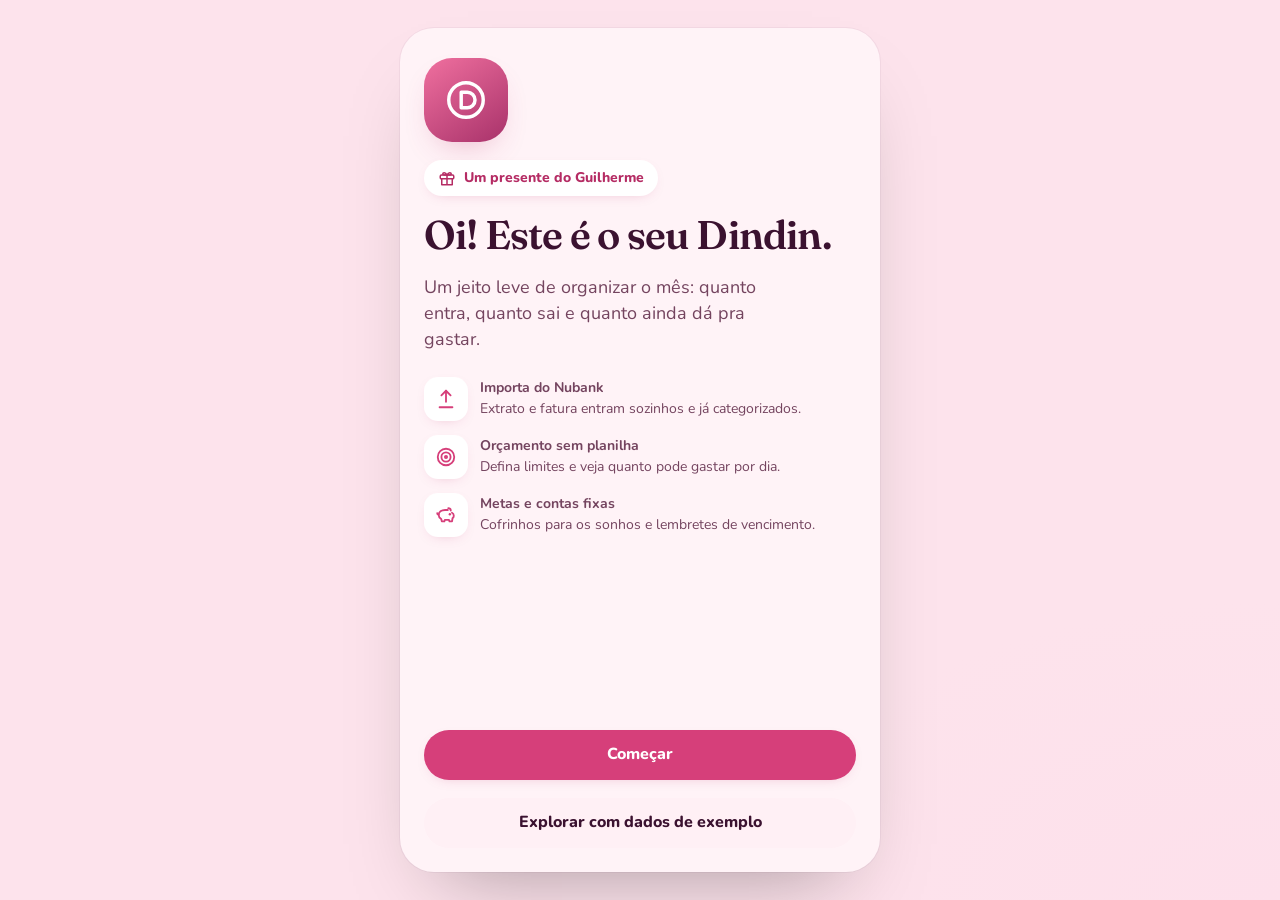
<file: index.html>
<!DOCTYPE html>
<html lang="pt-BR" data-skin="rosa" data-mode="light">
<head>
<meta charset="utf-8">
<meta name="viewport" content="width=device-width, initial-scale=1, viewport-fit=cover">
<meta name="theme-color" content="#fff3f7">
<meta name="apple-mobile-web-app-capable" content="yes">
<meta name="mobile-web-app-capable" content="yes">
<meta name="apple-mobile-web-app-status-bar-style" content="default">
<meta name="apple-mobile-web-app-title" content="Dindin">
<meta name="description" content="Orçamento do mês leve e bonito, com importação de extrato e fatura do Nubank e do Safra.">
<title>Dindin</title>
<link rel="manifest" href="manifest.webmanifest">
<link rel="apple-touch-icon" href="icons/apple-touch-icon.png">
<link rel="icon" type="image/png" href="icons/icon-192.png">
<link rel="preconnect" href="https://fonts.googleapis.com">
<link rel="preconnect" href="https://fonts.gstatic.com" crossorigin>
<link href="https://fonts.googleapis.com/css2?family=Fraunces:opsz,wght@9..144,500;9..144,600;9..144,700&family=Manrope:wght@500;600;700;800&family=Nunito:wght@500;600;700;800;900&display=swap" rel="stylesheet">
<style>
/* Dindin — orçamento do mês
   Layout: app de uma coluna (celular primeiro), centralizado no desktop dentro de uma moldura.
   Dois estilos (Rosa / Sóbrio), cada um com versão clara e escura. */
:root {
  --bg: #fff3f7;
  --bg-deco: #fde3ec;
  --surface: #ffffff;
  --surface-2: #fff0f5;
  --ink: #3b1230;
  --ink-2: #74445f;
  --muted: #a27b91;
  --line: #f4d9e4;
  --accent: #d63f7a;
  --accent-strong: #b52c64;
  --accent-ink: #ffffff;
  --accent-soft: #fde0eb;
  --hero-a: #f0709f;
  --hero-b: #d63f7a;
  --hero-c: #a8326a;
  --hero-ink: #ffffff;
  --good: #16865a;
  --good-soft: #dff5ea;
  --warn: #b86e00;
  --warn-soft: #fff0d6;
  --bad: #c9334b;
  --bad-soft: #fde2e6;
  --c-in: #6a4fd0;
  --c-out: #d63f7a;
  --grid: #f6e4ec;
  --shadow: 0 14px 34px -18px rgba(181, 44, 100, .45);
  --shadow-sm: 0 4px 14px -8px rgba(181, 44, 100, .35);
  --radius: 22px;
  --radius-sm: 14px;
  --font-display: "Fraunces", "Iowan Old Style", Georgia, serif;
  --font-body: "Nunito", "Segoe UI", system-ui, -apple-system, sans-serif;
  --display-weight: 600;
  --pill: 999px;
  color-scheme: light;
}
/* Rosa — noite */
:root[data-mode="dark"] {
  --bg: #1d0d17;
  --bg-deco: #2b1222;
  --surface: #2a1522;
  --surface-2: #341b2b;
  --ink: #ffe9f2;
  --ink-2: #e2b5ca;
  --muted: #b98aa1;
  --line: #45273a;
  --accent: #ff7aa8;
  --accent-strong: #ff9dbf;
  --accent-ink: #2a0b1c;
  --accent-soft: #4a1f35;
  --hero-a: #b4306b;
  --hero-b: #8e2357;
  --hero-c: #5a1438;
  --good: #4fd394;
  --good-soft: #173a2b;
  --warn: #ffc25c;
  --warn-soft: #3d2c10;
  --bad: #ff7d8f;
  --bad-soft: #4a1823;
  --c-in: #8a76ea;
  --c-out: #e0578d;
  --grid: #3a2030;
  --shadow: 0 16px 40px -20px rgba(0, 0, 0, .7);
  --shadow-sm: 0 4px 14px -8px rgba(0, 0, 0, .6);
  color-scheme: dark;
}
/* Sóbrio — azul-marinho e dourado */
:root[data-skin="sobrio"] {
  --bg: #eef1f5;
  --bg-deco: #e2e7ee;
  --surface: #ffffff;
  --surface-2: #f5f7fa;
  --ink: #0d1b2c;
  --ink-2: #3b4a5e;
  --muted: #748195;
  --line: #dfe4eb;
  --accent: #14365c;
  --accent-strong: #0b2440;
  --accent-ink: #ffffff;
  --accent-soft: #dde6f1;
  --gold: #a8803f;
  --hero-a: #1c4672;
  --hero-b: #12304f;
  --hero-c: #0a1d33;
  --good: #11775a;
  --good-soft: #dcf1e8;
  --warn: #9a6200;
  --warn-soft: #fbefd8;
  --bad: #b8323a;
  --bad-soft: #f8e0e2;
  --c-in: #1f6fb2;
  --c-out: #b8883e;
  --grid: #e9edf2;
  --shadow: 0 14px 30px -20px rgba(13, 27, 44, .55);
  --shadow-sm: 0 3px 10px -6px rgba(13, 27, 44, .4);
  --radius: 14px;
  --radius-sm: 10px;
  --font-display: "Manrope", "Segoe UI", system-ui, sans-serif;
  --font-body: "Manrope", "Segoe UI", system-ui, sans-serif;
  --display-weight: 800;
  color-scheme: light;
}
:root[data-skin="sobrio"][data-mode="dark"] {
  --bg: #0c131d;
  --bg-deco: #111a27;
  --surface: #18212e;
  --surface-2: #1e2938;
  --ink: #e9eef5;
  --ink-2: #b4c0cf;
  --muted: #8593a6;
  --line: #2a3546;
  --accent: #c9a15e;
  --accent-strong: #ddb877;
  --accent-ink: #13100a;
  --accent-soft: #2f2a1f;
  --gold: #c9a15e;
  --hero-a: #1b3553;
  --hero-b: #13263d;
  --hero-c: #0c1828;
  --good: #46c793;
  --good-soft: #13352a;
  --warn: #f0b552;
  --warn-soft: #3a2d12;
  --bad: #f07a80;
  --bad-soft: #43191d;
  --c-in: #4a86c8;
  --c-out: #b0843e;
  --grid: #253043;
  --shadow: 0 16px 40px -20px rgba(0, 0, 0, .8);
  --shadow-sm: 0 4px 14px -8px rgba(0, 0, 0, .6);
  color-scheme: dark;
}

* { box-sizing: border-box; }
html, body { height: 100%; margin: 0; }
body {
  background: var(--bg-deco);
  color: var(--ink);
  font-family: var(--font-body);
  font-size: 16px;
  line-height: 1.45;
  -webkit-font-smoothing: antialiased;
  -webkit-tap-highlight-color: transparent;
  transition: background-color .35s ease, color .35s ease;
}
button, input, select, textarea { font: inherit; color: inherit; }
button { cursor: pointer; border: 0; background: none; padding: 0; }
:focus-visible { outline: 3px solid var(--accent); outline-offset: 2px; border-radius: 8px; }
.num, .money { font-variant-numeric: tabular-nums; }
h1, h2, h3 { text-wrap: balance; margin: 0; }
svg { display: block; }
p svg, .small svg, .hint svg, .chip-state svg { display: inline-block; vertical-align: -3px; }

/* moldura */
.stage { min-height: 100%; display: flex; justify-content: center; }
.app {
  position: relative;
  width: 100%;
  max-width: 480px;
  min-height: 100vh;
  min-height: 100dvh;
  background: var(--bg);
  display: flex; flex-direction: column;
  transition: background-color .35s ease;
}
@media (min-width: 760px) {
  body {
    background:
      radial-gradient(1200px 600px at 10% 0%, var(--bg-deco), transparent 60%),
      radial-gradient(900px 500px at 100% 100%, var(--accent-soft), transparent 60%),
      var(--bg-deco);
  }
  .stage { padding: 28px 16px; }
  .app {
    min-height: calc(100vh - 56px);
    border-radius: 34px;
    box-shadow: 0 40px 80px -40px rgba(0,0,0,.35), 0 0 0 1px var(--line);
    overflow: hidden;
  }
  :root[data-skin="sobrio"] .app { border-radius: 22px; }
}
.deco-side { display: none; }
@media (min-width: 1100px) {
  .deco-side {
    display: flex; flex-direction: column; gap: 14px;
    width: 280px; padding: 40px 28px; align-self: center; color: var(--ink-2);
  }
  .deco-side h2 { font-family: var(--font-display); font-weight: var(--display-weight); font-size: 34px; color: var(--ink); line-height: 1.1; }
  .deco-side p { margin: 0; max-width: 30ch; }
}

/* topo */
.topbar {
  position: sticky; top: 0; z-index: 20;
  display: flex; align-items: center; gap: 10px;
  padding: calc(14px + env(safe-area-inset-top)) 18px 10px;
  background: color-mix(in srgb, var(--bg) 88%, transparent);
  backdrop-filter: blur(14px); -webkit-backdrop-filter: blur(14px);
}
.topbar .title { flex: 1; min-width: 0; }
.topbar .hello { font-size: 13px; color: var(--muted); font-weight: 700; letter-spacing: .02em; }
.topbar h1 { font-family: var(--font-display); font-weight: var(--display-weight); font-size: 24px; line-height: 1.15; letter-spacing: -.01em; }
.icon-btn {
  width: 42px; height: 42px; border-radius: var(--pill);
  display: grid; place-items: center; color: var(--ink-2);
  background: var(--surface); box-shadow: var(--shadow-sm);
  transition: transform .15s ease, background .2s;
}
.icon-btn:active { transform: scale(.94); }
.avatar {
  width: 42px; height: 42px; border-radius: var(--pill);
  display: grid; place-items: center; font-size: 22px;
  background: var(--accent-soft); box-shadow: inset 0 0 0 2px var(--surface), var(--shadow-sm);
}
.month-switch {
  display: flex; align-items: center; justify-content: space-between; gap: 8px;
  margin: 0 18px 6px; padding: 6px; border-radius: var(--pill);
  background: var(--surface); box-shadow: var(--shadow-sm);
}
.month-switch button.arrow { width: 36px; height: 36px; border-radius: var(--pill); display: grid; place-items: center; color: var(--ink-2); }
.month-switch button.arrow:hover { background: var(--surface-2); }
.month-switch .label { font-weight: 800; font-size: 15px; }
.month-switch .label small { display: block; font-weight: 700; color: var(--muted); font-size: 11px; text-transform: none; text-align: center; }

/* conteúdo */
main.view { flex: 1; padding: 6px 18px calc(120px + env(safe-area-inset-bottom)); display: flex; flex-direction: column; gap: 16px; animation: viewIn .32s ease both; }
@keyframes viewIn { from { opacity: 0; transform: translateY(8px); } to { opacity: 1; transform: none; } }
.card {
  background: var(--surface); border-radius: var(--radius); padding: 18px;
  box-shadow: var(--shadow-sm);
}
.card.flat { box-shadow: none; border: 1px solid var(--line); }
.card-h { display: flex; align-items: baseline; justify-content: space-between; gap: 10px; margin-bottom: 12px; }
.card-h h2 { font-size: 17px; font-weight: 800; }
:root:not([data-skin="sobrio"]) .card-h h2 { font-family: var(--font-display); font-weight: 600; font-size: 19px; }
.card-h a, .link { color: var(--accent); font-weight: 800; font-size: 14px; text-decoration: none; cursor: pointer; }
.muted { color: var(--muted); }
.sub { color: var(--ink-2); font-size: 14px; }
.small { font-size: 13px; }
.row { display: flex; align-items: center; gap: 10px; }
.between { justify-content: space-between; }
.grow { flex: 1; min-width: 0; }
.stack { display: flex; flex-direction: column; gap: 10px; }
.grid2 { display: grid; grid-template-columns: 1fr 1fr; gap: 12px; }
.truncate { overflow: hidden; text-overflow: ellipsis; white-space: nowrap; }

/* herói */
.hero {
  position: relative; overflow: hidden;
  border-radius: calc(var(--radius) + 6px); padding: 22px 20px 20px;
  color: var(--hero-ink);
  background: linear-gradient(145deg, var(--hero-a) 0%, var(--hero-b) 55%, var(--hero-c) 100%);
  box-shadow: var(--shadow);
}
.hero::before, .hero::after {
  content: ""; position: absolute; border-radius: 50%; pointer-events: none;
  background: radial-gradient(circle, rgba(255,255,255,.28), transparent 70%);
}
.hero::before { width: 220px; height: 220px; right: -60px; top: -80px; }
.hero::after { width: 160px; height: 160px; left: -50px; bottom: -90px; opacity: .6; }
:root[data-skin="sobrio"] .hero::before { background: radial-gradient(circle, rgba(201,161,94,.30), transparent 70%); }
:root[data-skin="sobrio"] .hero { border-top: 2px solid var(--gold); }
.hero .lbl { font-size: 13px; font-weight: 800; opacity: .9; letter-spacing: .03em; text-transform: uppercase; }
.hero .big { font-family: var(--font-display); font-weight: var(--display-weight); font-size: 42px; line-height: 1.05; letter-spacing: -.02em; margin: 6px 0 4px; font-variant-numeric: tabular-nums; }
.hero .big.neg { color: #ffe1e6; }
.hero .meta { font-size: 14px; opacity: .92; }
.hero .bar { height: 10px; border-radius: 99px; background: rgba(255,255,255,.25); margin: 16px 0 8px; overflow: hidden; position: relative; }
.hero .bar i { position: absolute; inset: 0 auto 0 0; border-radius: 99px; background: #fff; transition: width .8s cubic-bezier(.2,.8,.2,1); }
.hero .bar i.over { background: #ffd2da; }
.hero .bar b { position: absolute; top: -3px; bottom: -3px; width: 2px; background: rgba(255,255,255,.9); border-radius: 2px; }
.hero .bar-legend { display: flex; justify-content: space-between; font-size: 12px; font-weight: 700; opacity: .9; }
.hero .daily {
  margin-top: 14px; display: flex; align-items: center; gap: 10px;
  background: rgba(255,255,255,.16); border-radius: var(--radius-sm); padding: 10px 12px; font-size: 14px;
}
.hero .daily strong { font-size: 17px; }
.hero .rel { position: relative; z-index: 1; }

.stats { display: grid; grid-template-columns: repeat(3, 1fr); gap: 10px; }
.stat { background: var(--surface); border-radius: var(--radius-sm); padding: 12px; box-shadow: var(--shadow-sm); min-width: 0; }
.stat .k { font-size: 12px; font-weight: 800; color: var(--muted); display: flex; align-items: center; gap: 4px; }
.stat .v { font-weight: 800; font-size: 15px; letter-spacing: -.01em; margin-top: 2px; font-variant-numeric: tabular-nums; white-space: nowrap; overflow: hidden; text-overflow: ellipsis; }
.stat .v.in { color: var(--good); }

/* barras de categoria */
.cat-row { display: grid; grid-template-columns: 40px 1fr auto; gap: 10px; align-items: center; padding: 10px 0; cursor: pointer; }
.cat-row + .cat-row { border-top: 1px solid var(--line); }
.emoji {
  width: 40px; height: 40px; border-radius: 13px; display: grid; place-items: center; font-size: 20px;
  background: var(--surface-2);
}
:root[data-skin="sobrio"] .emoji { border-radius: 10px; }
.cat-row .name { font-weight: 800; font-size: 15px; }
.cat-row .hint { font-size: 12.5px; color: var(--muted); font-weight: 700; }
.cat-row .amt { text-align: right; font-weight: 800; font-variant-numeric: tabular-nums; font-size: 15px; }
.cat-row .amt small { display: block; font-size: 12px; font-weight: 700; color: var(--muted); }
.meter { height: 7px; border-radius: 99px; background: var(--surface-2); overflow: hidden; margin-top: 6px; position: relative; }
.meter i { position: absolute; inset: 0 auto 0 0; border-radius: 99px; background: var(--accent); transition: width .7s cubic-bezier(.2,.8,.2,1); }
.meter i.warn { background: var(--warn); }
.meter i.over { background: var(--bad); }
.meter i.good { background: var(--good); }
.chip-state { white-space: nowrap; display: inline-flex; align-items: center; gap: 4px; font-size: 11.5px; font-weight: 800; padding: 2px 8px; border-radius: 99px; }
.chip-state.ok { background: var(--good-soft); color: var(--good); }
.chip-state.warn { background: var(--warn-soft); color: var(--warn); }
.chip-state.over { background: var(--bad-soft); color: var(--bad); }

/* lançamentos */
.day-h { display: flex; justify-content: space-between; align-items: baseline; font-size: 13px; font-weight: 800; color: var(--muted); padding: 4px 4px 0; text-transform: capitalize; }
.tx-list { background: var(--surface); border-radius: var(--radius); box-shadow: var(--shadow-sm); overflow: hidden; }
.tx {
  display: grid; grid-template-columns: 42px 1fr auto; gap: 12px; align-items: center;
  padding: 12px 14px; width: 100%; text-align: left; transition: background .15s;
}
.tx + .tx { border-top: 1px solid var(--line); }
.tx:hover { background: var(--surface-2); }
.tx .d { font-weight: 800; font-size: 15px; }
.tx .m { font-size: 12.5px; color: var(--muted); font-weight: 700; display: flex; gap: 6px; flex-wrap: nowrap; align-items: center; overflow: hidden; }
.tx .m > * { flex: none; }
.tx .m > span:first-child { flex: 0 1 auto; min-width: 0; overflow: hidden; text-overflow: ellipsis; white-space: nowrap; }
.tx .v { font-weight: 800; font-variant-numeric: tabular-nums; text-align: right; white-space: nowrap; }
.tx .v.in { color: var(--good); }
.tx .v.tr { color: var(--muted); }
.tx.ignored .d, .tx.ignored .v { opacity: .55; }
.tag { font-size: 11px; font-weight: 800; padding: 1px 7px; border-radius: 99px; background: var(--surface-2); color: var(--ink-2); white-space: nowrap; }
.tag.acc { background: var(--accent-soft); color: var(--accent-strong); }
:root[data-mode="dark"] .tag.acc { color: var(--accent); }

/* listas de menu */
.menu { background: var(--surface); border-radius: var(--radius); box-shadow: var(--shadow-sm); overflow: hidden; }
.menu-item { display: grid; grid-template-columns: 40px 1fr auto; gap: 12px; align-items: center; padding: 13px 16px; width: 100%; text-align: left; }
.menu-item + .menu-item { border-top: 1px solid var(--line); }
.menu-item:hover { background: var(--surface-2); }
.menu-item .t { font-weight: 800; }
.menu-item .s { font-size: 13px; color: var(--muted); font-weight: 600; }
.menu-item .ic { width: 40px; height: 40px; border-radius: 12px; display: grid; place-items: center; background: var(--accent-soft); color: var(--accent-strong); }
:root[data-mode="dark"] .menu-item .ic { color: var(--accent); }
.section-t { font-size: 12px; font-weight: 900; text-transform: uppercase; letter-spacing: .08em; color: var(--muted); margin: 6px 4px -6px; }

/* botões */
.btn {
  display: inline-flex; align-items: center; justify-content: center; gap: 8px;
  min-height: 50px; padding: 0 20px; border-radius: var(--pill);
  font-weight: 800; font-size: 16px; background: var(--accent); color: var(--accent-ink);
  box-shadow: var(--shadow-sm); transition: transform .12s ease, filter .2s;
}
.btn:active { transform: scale(.97); }
.btn:hover { filter: brightness(1.05); }
.btn.block { width: 100%; }
.sheet-f .btn { white-space: nowrap; }
.btn.ghost { background: var(--surface-2); color: var(--ink); box-shadow: none; }
.btn.soft { background: var(--accent-soft); color: var(--accent-strong); box-shadow: none; }
:root[data-mode="dark"] .btn.soft { color: var(--accent); }
.btn.danger { background: var(--bad-soft); color: var(--bad); box-shadow: none; }
.btn.sm { min-height: 38px; padding: 0 14px; font-size: 14px; }
.btn[disabled] { opacity: .45; pointer-events: none; }
:root[data-skin="sobrio"] .btn { border-radius: 12px; }

.chips { display: flex; gap: 8px; overflow-x: auto; padding: 2px 2px 6px; scrollbar-width: none; }
.chips::-webkit-scrollbar { display: none; }
.chip {
  flex: none; display: inline-flex; align-items: center; gap: 6px;
  min-height: 36px; padding: 0 14px; border-radius: var(--pill);
  background: var(--surface); box-shadow: inset 0 0 0 1.5px var(--line);
  font-weight: 800; font-size: 14px; color: var(--ink-2); white-space: nowrap;
}
.chip.on { background: var(--accent); color: var(--accent-ink); box-shadow: none; }

.seg { display: grid; grid-auto-flow: column; grid-auto-columns: 1fr; background: var(--surface-2); padding: 4px; border-radius: var(--pill); gap: 4px; }
.seg button { min-height: 40px; border-radius: var(--pill); font-weight: 800; color: var(--ink-2); font-size: 14px; }
.seg button.on { background: var(--surface); color: var(--ink); box-shadow: var(--shadow-sm); }
.seg button.on.out { color: var(--bad); }
.seg button.on.in { color: var(--good); }
:root[data-skin="sobrio"] .seg, :root[data-skin="sobrio"] .seg button { border-radius: 10px; }

/* navegação inferior */
.tabbar {
  position: fixed; bottom: 0; left: 50%; transform: translateX(-50%);
  width: 100%; max-width: 480px; z-index: 30;
  padding: 8px 14px calc(10px + env(safe-area-inset-bottom));
  background: linear-gradient(to top, var(--bg) 70%, transparent);
}
@media (min-width: 760px) { .tabbar { bottom: 28px; } .tabbar { border-radius: 0 0 34px 34px; } }
.tabbar nav {
  display: grid; grid-template-columns: repeat(5, 1fr); align-items: center;
  background: var(--surface); border-radius: 26px; padding: 6px; box-shadow: var(--shadow);
}
:root[data-skin="sobrio"] .tabbar nav { border-radius: 16px; }
.tab { display: flex; flex-direction: column; align-items: center; gap: 2px; padding: 6px 0; font-size: 11px; font-weight: 800; color: var(--muted); border-radius: 18px; }
.tab.on { color: var(--accent); }
.tab.on svg { transform: translateY(-1px); }
.fab {
  justify-self: center; width: 58px; height: 58px; border-radius: 20px; margin-top: -26px;
  display: grid; place-items: center; color: var(--accent-ink);
  background: linear-gradient(145deg, var(--hero-a), var(--accent));
  box-shadow: 0 12px 24px -10px var(--accent), inset 0 0 0 3px rgba(255,255,255,.18);
  transition: transform .15s ease;
}
:root[data-skin="sobrio"] .fab { background: var(--accent); border-radius: 16px; }
.fab:active { transform: scale(.92) rotate(90deg); }

/* folhas (bottom sheets) */
.scrim { position: fixed; inset: 0; z-index: 50; background: rgba(20, 6, 14, .45); opacity: 0; transition: opacity .25s ease; }
:root[data-skin="sobrio"] .scrim { background: rgba(5, 12, 22, .5); }
.scrim.in { opacity: 1; }
.sheet {
  position: fixed; z-index: 51; left: 50%; bottom: 0; transform: translate(-50%, 100%);
  width: 100%; max-width: 480px; max-height: 92vh; max-height: 92dvh;
  display: flex; flex-direction: column;
  background: var(--bg); border-radius: 28px 28px 0 0;
  box-shadow: 0 -20px 50px -20px rgba(0,0,0,.35);
  transition: transform .34s cubic-bezier(.2,.8,.2,1);
}
.sheet.in { transform: translate(-50%, 0); }
.sheet.full { height: 100vh; height: 100dvh; max-height: none; border-radius: 0; }
@media (min-width: 760px) { .sheet { bottom: 28px; border-radius: 28px; } .sheet.full { height: calc(100vh - 56px); border-radius: 28px; } }
:root[data-skin="sobrio"] .sheet { border-radius: 18px 18px 0 0; }
.sheet .grab { width: 44px; height: 5px; border-radius: 9px; background: var(--line); margin: 10px auto 0; flex: none; }
.sheet-h { display: flex; align-items: center; gap: 10px; padding: 12px 18px 8px; flex: none; }
.sheet-h h2 { flex: 1; font-size: 20px; font-family: var(--font-display); font-weight: var(--display-weight); }
.sheet-b > * { flex-shrink: 0; }
.sheet.full .sheet-b { flex: 1; }
.sheet-b { overflow-y: auto; padding: 6px 18px 18px; display: flex; flex-direction: column; gap: 14px; overscroll-behavior: contain; }
.sheet-f { padding: 10px 18px calc(14px + env(safe-area-inset-bottom)); flex: none; display: flex; gap: 10px; border-top: 1px solid var(--line); background: var(--bg); }

/* formulários */
.field { display: flex; flex-direction: column; gap: 6px; }
.field > label, .lbl-sm { font-size: 13px; font-weight: 800; color: var(--ink-2); }
.input, select.input, textarea.input {
  width: 100%; min-height: 50px; padding: 12px 14px; border-radius: var(--radius-sm);
  background: var(--surface); border: 1.5px solid var(--line); outline: none; font-size: 16px; font-weight: 700;
  transition: border-color .2s, box-shadow .2s;
}
.input:focus { border-color: var(--accent); box-shadow: 0 0 0 4px var(--accent-soft); }
textarea.input { min-height: 80px; resize: vertical; }
.switch { position: relative; width: 52px; height: 32px; flex: none; }
.switch input { opacity: 0; width: 100%; height: 100%; margin: 0; position: absolute; cursor: pointer; z-index: 1; }
.switch span { position: absolute; inset: 0; border-radius: 99px; background: var(--line); transition: background .2s; }
.switch span::after { content: ""; position: absolute; left: 4px; top: 4px; width: 24px; height: 24px; border-radius: 50%; background: #fff; box-shadow: 0 2px 6px rgba(0,0,0,.2); transition: transform .2s; }
.switch input:checked + span { background: var(--accent); }
.switch input:checked + span::after { transform: translateX(20px); }
.switch input:focus-visible + span { outline: 3px solid var(--accent); outline-offset: 2px; }

/* teclado de valor */
.amount-display { text-align: center; padding: 6px 0 2px; }
.amount-display .cur { font-size: 20px; font-weight: 800; color: var(--muted); vertical-align: top; margin-right: 4px; }
.amount-display .val { font-family: var(--font-display); font-weight: var(--display-weight); font-size: 42px; letter-spacing: -.02em; font-variant-numeric: tabular-nums; }
.amount-display.out .val { color: var(--ink); }
.amount-display.in .val { color: var(--good); }
.keypad { display: grid; grid-template-columns: repeat(3, 1fr); gap: 8px; }
.keypad button { min-height: 46px; border-radius: 16px; background: var(--surface); font-size: 22px; font-weight: 800; box-shadow: var(--shadow-sm); transition: transform .08s, background .15s; }
.keypad button:active { transform: scale(.95); background: var(--accent-soft); }
:root[data-skin="sobrio"] .keypad button { border-radius: 10px; }
.cat-grid { display: grid; grid-template-columns: repeat(4, 1fr); gap: 8px; }
.cat-pick { display: flex; flex-direction: column; align-items: center; gap: 4px; padding: 10px 4px; border-radius: 16px; background: var(--surface); font-size: 11.5px; font-weight: 800; color: var(--ink-2); text-align: center; line-height: 1.15; box-shadow: inset 0 0 0 1.5px transparent; transition: box-shadow .15s, background .15s; }
.cat-pick .e { font-size: 24px; }
.cat-pick.on { background: var(--accent-soft); box-shadow: inset 0 0 0 2px var(--accent); color: var(--ink); }

/* gráficos */
.chart { position: relative; }
.chart svg { width: 100%; height: auto; overflow: visible; }
.chart .gridline { stroke: var(--grid); stroke-width: 1; }
.chart .axis-t { fill: var(--muted); font-size: 11px; font-weight: 700; font-family: var(--font-body); }
.chart .lbl-t { fill: var(--ink-2); font-size: 11.5px; font-weight: 800; font-family: var(--font-body); }
.legend { display: flex; gap: 14px; flex-wrap: wrap; font-size: 12.5px; font-weight: 800; color: var(--ink-2); margin-top: 8px; }
.legend i { display: inline-block; width: 12px; height: 4px; border-radius: 4px; margin-right: 6px; vertical-align: middle; }
.legend i.dash { background: repeating-linear-gradient(90deg, var(--muted) 0 4px, transparent 4px 7px) !important; }
.tip {
  position: fixed; z-index: 80; pointer-events: none; opacity: 0; transform: translate(-50%, -110%);
  background: var(--ink); color: var(--bg); font-size: 12.5px; font-weight: 800; padding: 7px 10px; border-radius: 10px;
  white-space: nowrap; transition: opacity .12s; box-shadow: var(--shadow);
}
.tip.show { opacity: 1; }
.tip small { display: block; font-weight: 700; opacity: .75; }

/* metas */
.goal { display: grid; grid-template-columns: 64px 1fr; gap: 14px; align-items: center; padding: 6px 0; cursor: pointer; }
.goal + .goal { border-top: 1px solid var(--line); padding-top: 14px; }
.ring { position: relative; width: 64px; height: 64px; }
.ring svg { transform: rotate(-90deg); }
.ring .e { position: absolute; inset: 0; display: grid; place-items: center; font-size: 24px; }
.ring circle { fill: none; stroke-width: 7; }
.ring .bg { stroke: var(--surface-2); }
.ring .fg { stroke: var(--accent); stroke-linecap: round; transition: stroke-dashoffset .9s cubic-bezier(.2,.8,.2,1); }
.ring .fg.done { stroke: var(--good); }

/* avisos */
.banner { display: flex; gap: 12px; align-items: flex-start; padding: 14px; border-radius: var(--radius-sm); background: var(--accent-soft); color: var(--ink); font-size: 14px; }
.banner.warn { background: var(--warn-soft); }
.banner.bad { background: var(--bad-soft); }
.banner.good { background: var(--good-soft); }
.banner .ic { flex: none; color: var(--accent-strong); margin-top: 1px; }
:root[data-mode="dark"] .banner .ic { color: var(--accent); }
.banner.warn .ic { color: var(--warn); }
.banner.bad .ic { color: var(--bad); }
.banner.good .ic { color: var(--good); }
.banner b { font-weight: 900; }
.alerts { display: flex; flex-direction: column; gap: 8px; }

.empty { text-align: center; padding: 26px 16px; color: var(--ink-2); }
.empty .e { font-size: 44px; margin-bottom: 6px; }
.empty h3 { font-family: var(--font-display); font-weight: var(--display-weight); font-size: 20px; color: var(--ink); margin-bottom: 4px; }

.toast {
  position: fixed; z-index: 90; left: 50%; bottom: calc(110px + env(safe-area-inset-bottom)); transform: translate(-50%, 20px);
  display: flex; align-items: center; gap: 14px; max-width: min(440px, calc(100% - 32px));
  background: var(--ink); color: var(--bg); padding: 12px 16px; border-radius: 16px;
  font-weight: 800; font-size: 14px; box-shadow: var(--shadow); opacity: 0; transition: opacity .2s, transform .25s;
}
.toast.show { opacity: 1; transform: translate(-50%, 0); }
.toast button { color: var(--accent-soft); font-weight: 900; text-decoration: underline; }
:root[data-skin="sobrio"] .toast button { color: var(--gold); }

/* importação */
.drop {
  border: 2px dashed var(--accent); border-radius: var(--radius); padding: 26px 16px; text-align: center;
  background: var(--accent-soft); color: var(--ink); cursor: pointer; transition: transform .15s, background .2s;
}
.drop:hover, .drop.over { transform: scale(1.01); }
.drop input { display: none; }
.drop .big-ic { width: 58px; height: 58px; margin: 0 auto 8px; border-radius: 18px; display: grid; place-items: center; background: var(--surface); color: var(--accent); box-shadow: var(--shadow-sm); }
.imp-row { display: grid; grid-template-columns: 28px 1fr auto; gap: 10px; align-items: center; padding: 10px 0; }
.imp-row + .imp-row { border-top: 1px solid var(--line); }
.imp-row input[type=checkbox] { width: 22px; height: 22px; accent-color: var(--accent); }
.imp-row .cat-btn { display: inline-flex; align-items: center; gap: 4px; font-size: 12.5px; font-weight: 800; padding: 3px 9px 3px 6px; border-radius: 99px; background: var(--surface-2); color: var(--ink-2); margin-top: 3px; }
.imp-row.off .d, .imp-row.off .v { opacity: .45; text-decoration: line-through; }
.steps { counter-reset: s; display: flex; flex-direction: column; gap: 10px; padding: 0; margin: 0; list-style: none; }
.steps li { counter-increment: s; display: grid; grid-template-columns: 28px 1fr; gap: 10px; font-size: 14.5px; }
.steps li::before { content: counter(s); width: 28px; height: 28px; border-radius: 50%; display: grid; place-items: center; background: var(--accent); color: var(--accent-ink); font-weight: 900; font-size: 13px; }

/* boas-vindas */
.welcome { min-height: 100%; display: flex; flex-direction: column; padding: calc(30px + env(safe-area-inset-top)) 24px calc(24px + env(safe-area-inset-bottom)); gap: 18px; animation: viewIn .4s ease both; }
.welcome .logo { width: 84px; height: 84px; border-radius: 28px; display: grid; place-items: center; background: linear-gradient(145deg, var(--hero-a), var(--hero-c)); color: #fff; box-shadow: var(--shadow); }
:root[data-skin="sobrio"] .welcome .logo { border-radius: 20px; }
.welcome h1 { font-family: var(--font-display); font-weight: var(--display-weight); font-size: 40px; line-height: 1.05; letter-spacing: -.02em; }
.welcome .lead { font-size: 18px; color: var(--ink-2); max-width: 32ch; margin: 0; }
.welcome .gift { display: inline-flex; align-items: center; gap: 8px; align-self: flex-start; padding: 8px 14px; border-radius: 99px; background: var(--surface); box-shadow: var(--shadow-sm); font-weight: 800; font-size: 14px; color: var(--accent-strong); }
:root[data-mode="dark"] .welcome .gift { color: var(--accent); }
.welcome .spacer { flex: 1; }
.feat { display: grid; grid-template-columns: 44px 1fr; gap: 12px; align-items: center; }
.feat .ic { width: 44px; height: 44px; border-radius: 14px; display: grid; place-items: center; background: var(--surface); color: var(--accent); box-shadow: var(--shadow-sm); }
.feat b { display: block; }
.feat span { color: var(--ink-2); font-size: 14px; }
.ob-step { display: flex; flex-direction: column; gap: 16px; flex: 1; }
.ob-step h2 { font-family: var(--font-display); font-weight: var(--display-weight); font-size: 30px; line-height: 1.1; }
.ob-dots { display: flex; gap: 6px; }
.ob-dots i { height: 6px; width: 18px; border-radius: 9px; background: var(--line); transition: width .3s, background .3s; }
.ob-dots i.on { width: 34px; background: var(--accent); }
.skin-cards { display: grid; grid-template-columns: 1fr 1fr; gap: 12px; }
.skin-card { border-radius: 20px; padding: 12px; text-align: left; box-shadow: inset 0 0 0 2px var(--line); background: var(--surface); transition: box-shadow .2s, transform .15s; }
.skin-card.on { box-shadow: inset 0 0 0 3px var(--accent); transform: translateY(-2px); }
.skin-card .pv { height: 92px; border-radius: 14px; padding: 10px; display: flex; flex-direction: column; justify-content: space-between; color: #fff; font-weight: 900; }
.skin-card .pv small { font-weight: 700; opacity: .85; font-size: 11px; }
.skin-card .pv.rosa { background: linear-gradient(145deg, #f0709f, #d63f7a 55%, #a8326a); font-family: "Fraunces", Georgia, serif; font-size: 22px; }
.skin-card .pv.sobrio { background: linear-gradient(145deg, #1c4672, #12304f 55%, #0a1d33); border-top: 2px solid #c9a15e; font-family: "Manrope", system-ui, sans-serif; font-size: 20px; border-radius: 10px; }
.skin-card .nm { font-weight: 900; margin-top: 8px; }
.skin-card .ds { font-size: 12.5px; color: var(--muted); font-weight: 700; }
.choice { display: grid; grid-template-columns: 44px 1fr 24px; gap: 12px; align-items: center; padding: 14px; border-radius: 18px; background: var(--surface); box-shadow: inset 0 0 0 2px var(--line); text-align: left; width: 100%; }
.choice.on { box-shadow: inset 0 0 0 3px var(--accent); }
.choice .bk { width: 44px; height: 44px; border-radius: 14px; display: grid; place-items: center; color: #fff; font-weight: 900; font-size: 15px; }
.choice .ck { width: 24px; height: 24px; border-radius: 50%; box-shadow: inset 0 0 0 2px var(--line); display: grid; place-items: center; color: var(--accent-ink); }
.choice.on .ck { background: var(--accent); box-shadow: none; }

.sample-banner { margin: 0 18px; display: flex; align-items: center; gap: 10px; padding: 10px 12px; border-radius: 14px; background: var(--warn-soft); color: var(--ink); font-size: 13.5px; font-weight: 700; }
.sample-banner button { margin-left: auto; font-weight: 900; color: var(--warn); white-space: nowrap; }

.hide-values .money-v { filter: blur(7px); }
.confetti { position: fixed; inset: 0; pointer-events: none; z-index: 95; }

@media (prefers-reduced-motion: reduce) {
  *, *::before, *::after { animation-duration: .001ms !important; transition-duration: .001ms !important; }
}

</style>
</head>
<body>
<div class="stage">
  <div class="app" id="app"><div class="welcome"><h1>Dindin</h1><p class="lead">Carregando…</p></div></div>
</div>
<div id="layer"></div>
<div class="tip" id="tip" role="tooltip"></div>
<div class="toast" id="toast" role="status" aria-live="polite"></div>
<script>
/* ============================================================
   Dindin — leitura de extratos e faturas + categorização
   Funções puras (sem DOM) para rodar no navegador e no Node.
   ============================================================ */
(function (root) {
  'use strict';

  /* ---------- texto ---------- */
  function normalize(s) {
    return String(s == null ? '' : s)
      .normalize('NFD').replace(/[̀-ͯ]/g, '')
      .toLowerCase()
      .replace(/[•·]/g, ' ')
      .replace(/\s+/g, ' ')
      .trim();
  }

  function decodeBuffer(buf) {
    var bytes = buf instanceof Uint8Array ? buf : new Uint8Array(buf);
    // BOM UTF-8
    if (bytes[0] === 0xEF && bytes[1] === 0xBB && bytes[2] === 0xBF) bytes = bytes.subarray(3);
    try {
      return new TextDecoder('utf-8', { fatal: true }).decode(bytes);
    } catch (e) {
      try { return new TextDecoder('windows-1252').decode(bytes); }
      catch (e2) { return new TextDecoder('latin1').decode(bytes); }
    }
  }

  /* ---------- números ---------- */
  function parseNumber(raw) {
    if (raw == null) return NaN;
    if (typeof raw === 'number') return raw;
    var s = String(raw).trim();
    if (!s) return NaN;
    var neg = false;
    if (/^\(.*\)$/.test(s)) { neg = true; s = s.slice(1, -1); }
    if (/-\s*$/.test(s)) { neg = true; s = s.replace(/-\s*$/, ''); }
    if (/^\s*[-−–]/.test(s) || /R\$\s*[-−–]/.test(s)) neg = true;
    if (/\bD\s*$/i.test(s)) { neg = true; }           // "123,45 D" (débito)
    s = s.replace(/[^\d.,]/g, '');
    if (!s) return NaN;
    var lastComma = s.lastIndexOf(','), lastDot = s.lastIndexOf('.');
    var num;
    if (lastComma > -1 && lastDot > -1) {
      if (lastComma > lastDot) num = parseFloat(s.replace(/\./g, '').replace(',', '.'));
      else num = parseFloat(s.replace(/,/g, ''));
    } else if (lastComma > -1) {
      if ((s.match(/,/g) || []).length > 1) num = parseFloat(s.replace(/,/g, ''));
      else num = parseFloat(s.replace(',', '.'));
    } else if (lastDot > -1) {
      if (/^\d{1,3}(\.\d{3})+$/.test(s) && (s.match(/\./g) || []).length > 1) num = parseFloat(s.replace(/\./g, ''));
      else num = parseFloat(s);
    } else num = parseFloat(s);
    if (isNaN(num)) return NaN;
    return neg ? -Math.abs(num) : num;
  }

  /* ---------- datas ---------- */
  var MES = { jan: 1, fev: 2, mar: 3, abr: 4, mai: 5, jun: 6, jul: 7, ago: 8, set: 9, out: 10, nov: 11, dez: 12,
    feb: 2, apr: 4, may: 5, aug: 8, sep: 9, oct: 10, dec: 12 };
  function pad(n) { return (n < 10 ? '0' : '') + n; }
  function mk(y, m, d) {
    y = +y; m = +m; d = +d;
    if (y < 100) y += 2000;
    if (!(m >= 1 && m <= 12 && d >= 1 && d <= 31 && y > 1990 && y < 2100)) return null;
    return y + '-' + pad(m) + '-' + pad(d);
  }
  function parseDate(raw, pref) {
    if (!raw) return null;
    var s = String(raw).trim(), m;
    if ((m = s.match(/^(\d{4})-(\d{1,2})-(\d{1,2})/))) return mk(m[1], m[2], m[3]);
    if ((m = s.match(/^(\d{4})(\d{2})(\d{2})/))) return mk(m[1], m[2], m[3]);
    if ((m = s.match(/^(\d{1,2})[\/.\-](\d{1,2})[\/.\-](\d{2,4})/))) {
      if (pref === 'mdy') return mk(m[3], m[1], m[2]);
      return mk(m[3], m[2], m[1]);
    }
    if ((m = normalize(s).match(/^(\d{1,2})\s*(?:de\s+)?([a-z]{3})[a-z]*\.?\s*(?:de\s+)?(\d{2,4})?/))) {
      var mo = MES[m[2]];
      if (mo) return mk(m[3] || new Date().getFullYear(), mo, m[1]);
    }
    return null;
  }

  /* ---------- CSV ---------- */
  function detectDelimiter(text) {
    var lines = text.split(/\r?\n/).filter(function (l) { return l.trim(); }).slice(0, 40);
    if (!lines.length) return ',';
    function share(ch) { return lines.filter(function (l) { return l.indexOf(ch) > -1; }).length / lines.length; }
    if (share('\t') >= 0.5) return '\t';
    if (share(';') >= 0.5) return ';';
    if (share('|') >= 0.6 && share(',') < 0.3) return '|';
    return ',';
  }
  function splitCSVLine(line, d) {
    var out = [], cur = '', q = false;
    for (var i = 0; i < line.length; i++) {
      var c = line[i];
      if (q) {
        if (c === '"') { if (line[i + 1] === '"') { cur += '"'; i++; } else q = false; }
        else cur += c;
      } else if (c === '"') q = true;
      else if (c === d) { out.push(cur); cur = ''; }
      else cur += c;
    }
    out.push(cur);
    return out.map(function (x) { return x.trim(); });
  }
  function parseCSV(text, delim) {
    delim = delim || detectDelimiter(text);
    // junta linhas quebradas dentro de aspas
    var rows = [], buf = '', q = 0;
    text.split(/\r?\n/).forEach(function (line) {
      buf = buf ? buf + '\n' + line : line;
      q = (buf.match(/"/g) || []).length;
      if (q % 2 === 0) { if (buf.trim()) rows.push(splitCSVLine(buf, delim)); buf = ''; }
    });
    if (buf.trim()) rows.push(splitCSVLine(buf, delim));
    return { delim: delim, rows: rows };
  }

  /* ---------- parcelas e limpeza de descrição ---------- */
  function parseInstallment(desc) {
    var m = String(desc).match(/(?:-\s*)?parcela\s*(\d{1,2})\s*(?:\/|de)\s*(\d{1,2})/i) ||
            String(desc).match(/\b(\d{1,2})\s*\/\s*(\d{1,2})\s*$/);
    if (!m) return null;
    var n = +m[1], t = +m[2];
    if (!(n >= 1 && t >= 2 && n <= t && t <= 48)) return null;
    return { n: n, total: t };
  }

  function prettyDesc(raw) {
    var s = String(raw || '').replace(/\s+/g, ' ').trim();
    var m;
    // Nubank conta
    if ((m = s.match(/^Transfer[êe]ncia enviada pelo Pix\s*-\s*([^-]+)/i))) return 'Pix para ' + titleCase(m[1]);
    if ((m = s.match(/^Transfer[êe]ncia recebida pelo Pix\s*-\s*([^-]+)/i))) return 'Pix de ' + titleCase(m[1]);
    if ((m = s.match(/^Transfer[êe]ncia [Rr]ecebida\s*-\s*([^-]+)/i))) return 'Transferência de ' + titleCase(m[1]);
    if ((m = s.match(/^Transfer[êe]ncia enviada\s*-\s*([^-]+)/i))) return 'Transferência para ' + titleCase(m[1]);
    if ((m = s.match(/^Reembolso recebido pelo Pix\s*-\s*([^-]+)/i))) return 'Reembolso de ' + titleCase(m[1]);
    if ((m = s.match(/^Compra no d[ée]bito(?: via NuPay)?\s*-\s*(.+)$/i))) return cleanMerchant(m[1]);
    if ((m = s.match(/^Pagamento de boleto efetuado\s*-\s*(.+)$/i))) return 'Boleto · ' + titleCase(m[1]);
    if ((m = s.match(/^D[ée]bito em conta\s*-\s*(.+)$/i))) return titleCase(m[1]);
    if (/^Pagamento de fatura/i.test(s)) return 'Pagamento da fatura';
    if (/^Pagamento recebido/i.test(s)) return 'Pagamento da fatura recebido';
    if (/^Aplica[çc][ãa]o RDB/i.test(s)) return 'Guardado na caixinha';
    if (/^Resgate RDB/i.test(s)) return 'Resgate da caixinha';
    return cleanMerchant(s);
  }
  function cleanMerchant(s) {
    s = String(s).replace(/\s*-\s*parcela\s*\d+\s*(\/|de)\s*\d+/i, '')
      .replace(/\*+/g, ' ').replace(/\s{2,}/g, ' ').trim();
    // remove duplicação "Ifood Ifood"
    var parts = s.split(' ');
    if (parts.length >= 2 && parts.length % 2 === 0) {
      var half = parts.length / 2;
      if (normalize(parts.slice(0, half).join(' ')) === normalize(parts.slice(half).join(' '))) s = parts.slice(0, half).join(' ');
    }
    // remove palavras repetidas em sequência ("Uber Uber Trip")
    s = s.split(' ').filter(function (w, i, a) { return i === 0 || normalize(w) !== normalize(a[i - 1]); }).join(' ');
    if (s === s.toUpperCase() || s === s.toLowerCase()) s = titleCase(s);
    return s;
  }
  function titleCase(s) {
    var small = { de: 1, da: 1, do: 1, das: 1, dos: 1, e: 1, em: 1 };
    return String(s).trim().toLowerCase().split(/\s+/).map(function (w, i) {
      if (i > 0 && small[w]) return w;
      return w.charAt(0).toUpperCase() + w.slice(1);
    }).join(' ');
  }
  function merchantKey(raw) {
    var s = normalize(prettyDesc(raw))
      .replace(/^(pix para|pix de|boleto ·|transferencia de|transferencia para)\s*/, '')
      .replace(/\bparcela.*$/, '')
      .replace(/[^a-z0-9 ]/g, ' ')
      .replace(/\b\d+\b/g, ' ')
      .replace(/\s+/g, ' ').trim();
    return s.split(' ').slice(0, 3).join(' ');
  }

  /* ---------- categorização ---------- */
  var RULES = [
    ['compras', /(mercado ?livre|mercadoliv|mercadol\b|mercado ?lib)/],
    ['taxas', /\b(iof|juros|multa|encargo|anuidade|tarifa|mora|imposto|ipva|iptu|darf|das mei|seguro cartao)\b/],
    ['assinaturas', /(netflix|spotify|disney|hbo|\bmax\b|prime video|amazon prime|primevideo|globoplay|youtube|google one|apple\.com|apple com|icloud|deezer|paramount|crunchyroll|chatgpt|openai|claude\.ai|anthropic|canva|adobe|microsoft|xbox game pass|playstation plus|kindle unlimited|audible|tidal|mubi|star\+|telecine|premiere|nubank vida|ultravioleta)/],
    ['delivery', /(ifood|i food|rappi|uber ?eats|james delivery|ze delivery|ze\.delivery|aiqfome|99food|keeta|mc ?donald|burger king|\bbk\b|habibs|outback|madero|coco bambu|starbucks|subway|giraffas|spoleto|china in box|domino|pizza|sushi|restaurante|lanchonete|lanches|hamburgueria|churrascaria|padaria|panificadora|confeitaria|cafeteria|\bcafe\b|bar e |boteco|sorveteria|acai|bacio di latte|kopenhagen|cacau show|doceria|food|grill|cozinha)/],
    ['mercado', /(supermercado|mercado(?! ?livre| ?pago)|carrefour|pao de acucar|assai|atacadao|atacadista|\bextra\b|supermercados? dia|dia brasil|oxxo|hortifruti|sacolao|st ?marche|sonda|mambo|zaffari|condor|savegnago|tenda atacado|makro|sams club|minuto pao|hirota|natural da terra|quitanda|emporio|acougue|swift|big ?box|mercadinho|hipermercado)/],
    ['transporte', /(\buber\b|\b99\b|99 ?app|99pop|99 tecnologia|cabify|indriver|posto|shell|ipiranga|petrobras|\bbr mania|\bale\b combust|combustiv|estacionamento|estapar|zona azul|sem parar|veloe|conectcar|taggy|metro|sptrans|bilhete unico|top transporte|cptm|onibus|buser|clickbus|blablacar|pedagio|autopass|recarga bilhete|lavagem|auto ?posto|oficina|pneu|detran|localiza|movida|unidas|zul\+|whoosh|tembici|bike itau)/],
    ['saude', /(drogasil|droga ?raia|\braia\b|pague menos|drogaria|farmacia|panvel|drogao|ultrafarma|onofre|unimed|amil|sulamerica|bradesco saude|hapvida|notredame|hospital|clinica|laboratorio|fleury|lavoisier|delboni|a\+ ?medicina|dasa|dentista|odonto|psicolog|terapia|medic|exame|otica|oculos)/],
    ['beleza', /(salao|cabeleire|barbearia|manicure|esmalteria|sephora|boticario|natura|avon|eudora|quem disse berenice|beleza na web|epoca cosmeticos|mac cosmetics|o boticario|cosmetic|perfumaria|estetica|depilacao|espaco laser|maquiagem|skin|sobrancelha|nail|cilios|lash|dermage)/],
    ['academia', /(smart ?fit|bodytech|bio ritmo|selfit|bluefit|gympass|wellhub|totalpass|pilates|yoga|crossfit|academia|personal trainer|bike fit|runna|strava)/],
    ['pets', /(petz|cobasi|petlove|pet shop|petshop|veterinari|racao|dog|banho e tosa)/],
    ['educacao', /(curso|udemy|alura|coursera|duolingo|escola|faculdade|universidade|colegio|livraria|saraiva|leitura|cultura|estante virtual|mensalidade|ingles|wizard|fisk|cna|ccaa|open english|hotmart|kiwify|eduzz)/],
    ['viagens', /(latam|gol linhas|\bgol\b|azul linhas|azul viagens|tam linhas|booking|airbnb|decolar|123 ?milhas|maxmilhas|hotel|hostel|pousada|resort|smiles|livelo|expedia|hurb|cvc|trivago|accor|ibis|hilton|marriott|aeroporto)/],
    ['moradia', /(aluguel|condominio|enel|eletropaulo|light s|cemig|copel|celesc|cpfl|energisa|neoenergia|coelba|sabesp|cedae|copasa|sanepar|comgas|naturgy|ultragaz|liquigas|supergasbras|\bgas\b|vivo fibra|vivo|claro|\btim\b|\boi\b|net servicos|sky|internet|telefon|quinto andar|quintoandar|imobiliaria|leroy merlin|telha norte|c&c|tok ?stok|etna|camicado|mobly|madeira ?madeira|casas bahia|ponto frio|diarista|faxina)/],
    ['lazer', /(cinema|cinemark|kinoplex|uci|cinepolis|ingresso|sympla|eventim|ticket|show|teatro|museu|parque|\bbar\b|balada|steam|playstation|nintendo|xbox|epic games|riot|blizzard|bilheteria|boliche|karaoke|escape|clube)/],
    ['compras', /(mercado ?livre|mercadolivre|mercadolib|amazon|amzn|shopee|shein|aliexpress|magalu|magazine luiza|americanas|submarino|casas bahia|renner|c ?& ?a\b|cea |riachuelo|marisa|zara|hering|farm|animale|arezzo|schutz|melissa|centauro|netshoes|decathlon|nike|adidas|puma|havaianas|lojas|loja|shopping|outlet|calcados|roupas|moda|boutique|kalunga|fast shop|apple store|samsung|dafiti|zattini|youcom|le lis|reserva|osklen|pandora|vivara|tiffany|presente|kopenhagen)/],
  ];
  var INCOME_RULES = [
    ['salario', /(salario|folha|proventos|pagamento de salario|holerite|remuneracao|pro labore|prolabore|adiantamento salarial|vale alimentacao|vr beneficios|alelo|ticket alimentacao|flash benef|caju)/],
    ['rendimentos', /(rendimento|juros sobre|dividendo|jcp|resgate fundo|cashback)/],
  ];

  function guessCategory(desc, amount, userRules) {
    var key = merchantKey(desc);
    if (userRules && key && userRules[key]) return userRules[key];
    var n = normalize(desc);
    if (amount > 0) {
      for (var j = 0; j < INCOME_RULES.length; j++) if (INCOME_RULES[j][1].test(n)) return INCOME_RULES[j][0];
      if (/estorno|reembolso|devolu|cancelamento|credito de/.test(n)) {
        // estorno: tenta achar a categoria da compra original
        for (var k = 0; k < RULES.length; k++) if (RULES[k][1].test(n)) return RULES[k][0];
        return 'outros';
      }
      if (/pix|transfer|ted|doc/.test(n)) return 'pix-in';
      return 'extra';
    }
    for (var i = 0; i < RULES.length; i++) if (RULES[i][1].test(n)) return RULES[i][0];
    if (/pix|transfer|ted\b|\bdoc\b/.test(n)) return 'transferencias';
    return 'outros';
  }

  /* kind: despesa | receita | transf (não conta no orçamento) */
  function guessKind(desc, amount, source) {
    var n = normalize(desc);
    if (/pagamento de fatura|pagamento recebido|pagto fatura|pag fatura|pagamento fatura|pgto fatura|fatura cartao|debito automatico fatura/.test(n)) return 'transf';
    if (/aplicacao rdb|resgate rdb|caixinha|aplicacao |resgate |guardado|investimento|cdb|tesouro|poupanca|transferencia entre contas|mesma titularidade|transf\.? propria/.test(n)) return 'transf';
    if (amount < 0) return 'despesa';
    if (/estorno|reembolso de compra|devolucao de compra|credito de compra|cancelamento/.test(n)) return 'despesa'; // estorno reduz gasto
    if (source === 'nubank-cartao' || source === 'cartao') return 'despesa'; // créditos no cartão = estorno
    return 'receita';
  }

  /* ---------- formatos ---------- */
  function detect(name, text) {
    var head = text.slice(0, 600);
    if (/<OFX>|OFXHEADER|<STMTTRN>/i.test(head) || /<STMTTRN>/i.test(text.slice(0, 20000))) return 'ofx';
    var firstLine = (text.split(/\r?\n/).find(function (l) { return l.trim(); }) || '').replace(/^﻿/, '');
    var n = normalize(firstLine).replace(/"/g, '');
    if (/^date\s*[,;]\s*(category\s*[,;]\s*)?title\s*[,;]\s*amount/.test(n)) return 'nubank-cartao';
    if (/^data\s*[,;]\s*valor\s*[,;]\s*identificador\s*[,;]\s*descri/.test(n)) return 'nubank-conta';
    return 'csv';
  }

  function fileHints(name) {
    var h = {};
    var s = String(name || '');
    var m;
    if ((m = s.match(/Nubank_(\d{4})-(\d{2})-(\d{2})/i))) { h.bank = 'nubank'; h.kind = 'cartao'; h.due = m[1] + '-' + m[2] + '-' + m[3]; h.faturaMonth = m[1] + '-' + m[2]; }
    if ((m = s.match(/NU_\d+_(\d{2})([A-Z]{3})(\d{4})_(\d{2})([A-Z]{3})(\d{4})/i))) {
      h.bank = 'nubank'; h.kind = 'conta';
      h.from = mk(m[3], MES[m[2].toLowerCase()], m[1]); h.to = mk(m[6], MES[m[5].toLowerCase()], m[4]);
    }
    if (/safra/i.test(s)) h.bank = 'safra';
    if (/nubank|nu_|nuconta/i.test(s)) h.bank = h.bank || 'nubank';
    return h;
  }

  function parseNubankCard(text) {
    var csv = parseCSV(text, ',');
    var header = csv.rows[0].map(function (x) { return normalize(x); });
    var iD = header.indexOf('date'), iT = header.indexOf('title'), iA = header.indexOf('amount'), iC = header.indexOf('category');
    var out = [];
    csv.rows.slice(1).forEach(function (r) {
      if (r.length < 3) return;
      var date = parseDate(r[iD]); var amt = parseNumber(r[iA]);
      if (!date || isNaN(amt)) return;
      out.push({ date: date, raw: r[iT], amount: -amt, nuCategory: iC > -1 ? r[iC] : null });
    });
    return { source: 'nubank-cartao', bank: 'nubank', accountType: 'cartao', items: out };
  }

  function parseNubankConta(text) {
    var csv = parseCSV(text);
    var header = csv.rows[0].map(function (x) { return normalize(x); });
    var iD = header.indexOf('data'), iV = header.indexOf('valor'), iI = header.indexOf('identificador');
    var iS = header.findIndex(function (h) { return h.indexOf('descri') === 0; });
    var out = [];
    csv.rows.slice(1).forEach(function (r) {
      if (r.length < 3) return;
      var date = parseDate(r[iD]); var amt = parseNumber(r[iV]);
      if (!date || isNaN(amt)) return;
      out.push({ date: date, raw: r[iS], amount: amt, fitid: r[iI] || null });
    });
    return { source: 'nubank-conta', bank: 'nubank', accountType: 'conta', items: out };
  }

  function ofxTag(block, tag) {
    var re = new RegExp('<' + tag + '>([^<\\r\\n]*)', 'i');
    var m = block.match(re);
    return m ? m[1].trim() : '';
  }
  function decodeEntities(s) {
    return String(s).replace(/&amp;/g, '&').replace(/&lt;/g, '<').replace(/&gt;/g, '>').replace(/&quot;/g, '"').replace(/&apos;|&#39;/g, "'");
  }
  function parseOFX(text) {
    var bankid = ofxTag(text, 'BANKID'), org = ofxTag(text, 'ORG'), fid = ofxTag(text, 'FID');
    var isCard = /<CCSTMTRS>|<CCACCTFROM>|<CREDITCARDMSGSRSV1>/i.test(text);
    var bankName = normalize(org + ' ' + bankid + ' ' + fid);
    var bank = /nu ?pagamentos|nubank|\b0?260\b|\b18236120\b/.test(bankName) ? 'nubank'
      : /safra|\b0?422\b/.test(bankName) ? 'safra' : 'outro';
    var blocks = text.split(/<STMTTRN>/i).slice(1);
    var out = [];
    blocks.forEach(function (b) {
      b = b.split(/<\/STMTTRN>/i)[0];
      var date = parseDate(ofxTag(b, 'DTPOSTED'));
      var amt = parseNumber(ofxTag(b, 'TRNAMT'));
      if (!date || isNaN(amt)) return;
      var memo = decodeEntities(ofxTag(b, 'MEMO')), name = decodeEntities(ofxTag(b, 'NAME'));
      var raw = memo && name && normalize(memo).indexOf(normalize(name)) === -1 && normalize(name).indexOf(normalize(memo)) === -1
        ? name + ' - ' + memo : (memo || name || ofxTag(b, 'TRNTYPE'));
      out.push({ date: date, raw: raw, amount: amt, fitid: ofxTag(b, 'FITID') || null, ofxType: ofxTag(b, 'TRNTYPE') });
    });
    return {
      source: bank === 'nubank' ? (isCard ? 'nubank-cartao' : 'nubank-conta') : (isCard ? 'cartao' : 'conta'),
      bank: bank, accountType: isCard ? 'cartao' : 'conta', items: out,
    };
  }

  /* CSV genérico: tenta adivinhar colunas */
  function guessMapping(rows) {
    var hi = 0;
    // primeira linha com 3+ colunas que pareça cabeçalho
    for (var i = 0; i < Math.min(rows.length, 15); i++) {
      var joined = normalize(rows[i].join(' '));
      if (/data|date|dt\b/.test(joined) && /(valor|amount|value|debito|credito|montante|quantia)/.test(joined)) { hi = i; break; }
    }
    var h = rows[hi].map(function (x) { return normalize(x); });
    var used = [];
    function find(re) { return h.findIndex(function (x, i) { return used.indexOf(i) < 0 && re.test(x); }); }
    var dateIdx = find(/^(data|date|dt)( |$|_|do|da|de lan|lanc|mov)|data/);
    used.push(dateIdx);
    var descIdx = find(/descri|historico|title|titulo|estabelecimento|memo|detalhe|nome|lancamento/);
    var map = {
      headerRow: hi,
      date: dateIdx,
      desc: descIdx,
      amount: find(/^(valor|amount|value|montante|quantia)( |$|\(|r\$)|valor/),
      debit: find(/debito|saida|saidas/),
      credit: find(/credito|entrada|entradas/),
    };
    if (map.amount === map.debit || map.amount === map.credit) {
      if (map.debit > -1 && map.credit > -1) map.amount = -1;
    }
    // fallback por conteúdo
    var sample = rows.slice(hi + 1, hi + 12);
    var ncol = rows[hi].length;
    if (map.date < 0) for (var c = 0; c < ncol; c++) { if (sample.filter(function (r) { return parseDate(r[c]); }).length >= sample.length * 0.6) { map.date = c; break; } }
    if (map.amount < 0 && (map.debit < 0 || map.credit < 0)) for (var c2 = ncol - 1; c2 >= 0; c2--) {
      if (c2 === map.date) continue;
      if (sample.filter(function (r) { return /\d/.test(r[c2] || '') && !isNaN(parseNumber(r[c2])) && !parseDate(r[c2]); }).length >= sample.length * 0.6) { map.amount = c2; break; }
    }
    if (map.desc < 0) {
      var bestLen = 0;
      for (var c3 = 0; c3 < ncol; c3++) {
        if (c3 === map.date || c3 === map.amount) continue;
        var len = sample.reduce(function (a, r) { return a + (isNaN(parseNumber(r[c3])) ? String(r[c3] || '').length : 0); }, 0);
        if (len > bestLen) { bestLen = len; map.desc = c3; }
      }
    }
    map.ok = map.date > -1 && map.desc > -1 && (map.amount > -1 || (map.debit > -1 && map.credit > -1));
    return map;
  }

  function parseGeneric(rows, map, opts) {
    opts = opts || {};
    var out = [];
    rows.slice(map.headerRow + 1).forEach(function (r) {
      var date = parseDate(r[map.date], opts.dateOrder);
      if (!date) return;
      var amt;
      if (map.amount > -1) amt = parseNumber(r[map.amount]);
      else {
        var d = parseNumber(r[map.debit]), c = parseNumber(r[map.credit]);
        amt = (isNaN(c) ? 0 : Math.abs(c)) - (isNaN(d) ? 0 : Math.abs(d));
        if (isNaN(d) && isNaN(c)) amt = NaN;
      }
      if (isNaN(amt) || amt === 0) return;
      if (opts.invert) amt = -amt;
      var desc = r[map.desc] || '';
      if (/^saldo|saldo anterior|saldo do dia|saldo final|s a l d o/i.test(normalize(desc))) return;
      out.push({ date: date, raw: desc, amount: amt });
    });
    return out;
  }

  /* PDF (texto já extraído em linhas). Faturas Nubank: "09 OUT  Ifood *Ifood   45,90" */
  function parsePdfLines(lines, ctx) {
    ctx = ctx || {};
    var text = lines.join('\n');
    var n = normalize(text);
    var isCard = /fatura|vencimento|limite/.test(n) && !/extrato de conta|saldo inicial/.test(n);
    var dueY = null, dueM = null, m;
    if ((m = n.match(/vencimento[^0-9]{0,20}(\d{1,2})\s*(?:de\s*)?([a-z]{3})[a-z]*\.?\s*(?:de\s*)?(\d{4})/))) { dueY = +m[3]; dueM = MES[m[2]]; }
    else if ((m = n.match(/vencimento[^0-9]{0,20}(\d{2})\/(\d{2})\/(\d{4})/))) { dueY = +m[3]; dueM = +m[2]; }
    var year = dueY || ctx.year || new Date().getFullYear();
    var out = [];
    var reMon = /^(\d{1,2})\s+(jan|fev|mar|abr|mai|jun|jul|ago|set|out|nov|dez)\b\.?\s+(.+?)\s+(-?\s*(?:r\$\s*)?-?\s*[\d.]+,\d{2})\s*$/i;
    var reNum = /^(\d{2}\/\d{2}(?:\/\d{2,4})?)\s+(.+?)\s+(-?\s*(?:r\$\s*)?-?\s*[\d.]+,\d{2})\s*([dc-])?\s*$/i;
    lines.forEach(function (line) {
      var l = line.replace(/\s+/g, ' ').trim();
      var mm, date, desc, amt;
      if ((mm = l.match(reMon))) {
        var mo = MES[mm[2].toLowerCase()];
        var y = year;
        if (dueM && mo > dueM) y = year - 1;
        date = mk(y, mo, mm[1]); desc = mm[3]; amt = parseNumber(mm[4]);
      } else if ((mm = l.match(reNum))) {
        var parts = mm[1].split('/');
        var yy = parts[2] ? +parts[2] : year;
        if (!parts[2] && dueM && +parts[1] > dueM) yy = year - 1;
        date = mk(yy, parts[1], parts[0]); desc = mm[2]; amt = parseNumber(mm[3]);
        if (mm[4] && mm[4].toUpperCase() === 'D') amt = -Math.abs(amt);
        if (mm[4] && mm[4].toUpperCase() === 'C') amt = Math.abs(amt);
      } else return;
      if (!date || isNaN(amt)) return;
      desc = desc.replace(/^(?:••••|\*{4}|x{4})\s*\d{4}\s*/i, '').replace(/r\$\s*$/i, '').trim();
      if (/^(total|saldo|pagamento minimo|limite|valor da fatura)/i.test(normalize(desc))) return;
      out.push({ date: date, raw: desc, amount: isCard ? -amt : amt });
    });
    return {
      source: isCard ? 'cartao' : 'conta', bank: /nubank|nu pagamentos/.test(n) ? 'nubank' : /safra/.test(n) ? 'safra' : 'outro',
      accountType: isCard ? 'cartao' : 'conta', items: out,
      faturaMonth: dueY && dueM ? dueY + '-' + pad(dueM) : null,
    };
  }

  /* Enriquecimento comum: kind, categoria, parcela, descrição bonita */
  function enrich(items, source, userRules) {
    return items.map(function (it) {
      var kind = guessKind(it.raw, it.amount, source);
      var inst = parseInstallment(it.raw);
      var cat = kind === 'transf' ? 'transferencias' : guessCategory(it.raw, it.amount, userRules);
      if (kind === 'despesa' && (cat === 'salario' || cat === 'pix-in' || cat === 'extra' || cat === 'rendimentos')) cat = 'outros';
      if (kind === 'receita' && ['salario', 'pix-in', 'rendimentos', 'extra'].indexOf(cat) < 0) cat = 'extra';
      return {
        date: it.date, raw: it.raw, desc: prettyDesc(it.raw), amount: Math.round(it.amount * 100) / 100,
        kind: kind, cat: cat, inst: inst, fitid: it.fitid || null, mkey: merchantKey(it.raw),
      };
    });
  }

  var api = {
    normalize: normalize, decodeBuffer: decodeBuffer, parseNumber: parseNumber, parseDate: parseDate,
    parseCSV: parseCSV, detectDelimiter: detectDelimiter, parseInstallment: parseInstallment,
    prettyDesc: prettyDesc, merchantKey: merchantKey, guessCategory: guessCategory, guessKind: guessKind,
    detect: detect, fileHints: fileHints, parseNubankCard: parseNubankCard, parseNubankConta: parseNubankConta,
    parseOFX: parseOFX, guessMapping: guessMapping, parseGeneric: parseGeneric, parsePdfLines: parsePdfLines,
    enrich: enrich, titleCase: titleCase,
  };
  root.Parsers = api;
  if (typeof module !== 'undefined') module.exports = api;
})(typeof globalThis !== 'undefined' ? globalThis : this);

/* ============================================================
   Dindin — núcleo: utilidades, ícones, dados, cálculos, armazenamento
   ============================================================ */
'use strict';
var GIFT_FROM = 'Guilherme';
var APP_NAME = 'Dindin';
var LS_KEY = 'dindin.v1';

/* ---------- utilidades ---------- */
var $ = function (s, el) { return (el || document).querySelector(s); };
var $$ = function (s, el) { return Array.prototype.slice.call((el || document).querySelectorAll(s)); };
function uid() { return Math.random().toString(36).slice(2, 9) + Date.now().toString(36).slice(-5); }
function esc(s) { return String(s == null ? '' : s).replace(/[&<>"']/g, function (c) { return { '&': '&amp;', '<': '&lt;', '>': '&gt;', '"': '&quot;', "'": '&#39;' }[c]; }); }
function clone(o) { return JSON.parse(JSON.stringify(o)); }
function pad2(n) { return (n < 10 ? '0' : '') + n; }
function round2(n) { return Math.round(n * 100) / 100; }
function sum(arr, f) { var s = 0; for (var i = 0; i < arr.length; i++) s += f ? f(arr[i]) : arr[i]; return s; }
function clamp(n, a, b) { return Math.max(a, Math.min(b, n)); }
var norm = Parsers.normalize;

var BRL = new Intl.NumberFormat('pt-BR', { style: 'currency', currency: 'BRL' });
var BRL0 = new Intl.NumberFormat('pt-BR', { style: 'currency', currency: 'BRL', maximumFractionDigits: 0 });
function fmt(v, opts) {
  opts = opts || {};
  var n = opts.abs ? Math.abs(v) : v;
  var s = (opts.short && Math.abs(n) >= 1000) ? BRL0.format(n) : BRL.format(n);
  s = s.replace(/ /g, ' ');
  if (opts.sign && v > 0) s = '+ ' + s;
  if (opts.sign && v < 0) s = '− ' + s.replace('-', '');
  return s;
}
function money(v, opts) { return '<span class="money-v">' + esc(fmt(v, opts)) + '</span>'; }
function shortMoney(v) {
  var a = Math.abs(v);
  if (a >= 1e6) return 'R$ ' + (v / 1e6).toFixed(1).replace('.', ',') + ' mi';
  if (a >= 1e4) return 'R$ ' + Math.round(v / 1000) + ' mil';
  if (a >= 1000) return 'R$ ' + (v / 1000).toFixed(1).replace('.', ',') + ' mil';
  return 'R$ ' + Math.round(v);
}

var MONTHS = ['janeiro', 'fevereiro', 'março', 'abril', 'maio', 'junho', 'julho', 'agosto', 'setembro', 'outubro', 'novembro', 'dezembro'];
var MONTHS_S = ['jan', 'fev', 'mar', 'abr', 'mai', 'jun', 'jul', 'ago', 'set', 'out', 'nov', 'dez'];
var WEEK = ['domingo', 'segunda', 'terça', 'quarta', 'quinta', 'sexta', 'sábado'];
var WEEK_S = ['dom', 'seg', 'ter', 'qua', 'qui', 'sex', 'sáb'];
function todayYMD() { var d = new Date(); return d.getFullYear() + '-' + pad2(d.getMonth() + 1) + '-' + pad2(d.getDate()); }
function ymOf(date) { return date.slice(0, 7); }
function addMonths(ym, n) { var y = +ym.slice(0, 4), m = +ym.slice(5, 7) - 1 + n; y += Math.floor(m / 12); m = ((m % 12) + 12) % 12; return y + '-' + pad2(m + 1); }
function addDays(ymd, n) { var d = new Date(ymd + 'T12:00:00'); d.setDate(d.getDate() + n); return d.getFullYear() + '-' + pad2(d.getMonth() + 1) + '-' + pad2(d.getDate()); }
function daysBetween(a, b) { return Math.round((new Date(b + 'T12:00:00') - new Date(a + 'T12:00:00')) / 864e5); }
function daysInMonth(ym) { return new Date(+ym.slice(0, 4), +ym.slice(5, 7), 0).getDate(); }
function ymLabel(ym) { return MONTHS[+ym.slice(5, 7) - 1] + ' de ' + ym.slice(0, 4); }
function ymShort(ym) { return MONTHS_S[+ym.slice(5, 7) - 1] + '/' + ym.slice(2, 4); }
function ymName(ym) { return MONTHS[+ym.slice(5, 7) - 1]; }
function dayLabel(ymd) {
  var t = todayYMD();
  if (ymd === t) return 'hoje';
  if (ymd === addDays(t, -1)) return 'ontem';
  var d = new Date(ymd + 'T12:00:00');
  return WEEK[d.getDay()] + ', ' + d.getDate() + ' de ' + MONTHS[d.getMonth()];
}
function dateShort(ymd) { return +ymd.slice(8, 10) + ' ' + MONTHS_S[+ymd.slice(5, 7) - 1]; }
function greeting() { var h = new Date().getHours(); return h < 5 ? 'Boa noite' : h < 12 ? 'Bom dia' : h < 18 ? 'Boa tarde' : 'Boa noite'; }

/* ---------- ícones (traço) ---------- */
var ICONS = {
  home: '<path d="M3 10.5 12 3l9 7.5"/><path d="M5 9.5V21h14V9.5"/><path d="M9.5 21v-6h5v6"/>',
  list: '<path d="M9 6h12M9 12h12M9 18h12"/><path d="M4 6h.01M4 12h.01M4 18h.01" stroke-width="3"/>',
  plus: '<path d="M12 5v14M5 12h14"/>',
  target: '<circle cx="12" cy="12" r="9"/><circle cx="12" cy="12" r="5"/><circle cx="12" cy="12" r="1.2"/>',
  grid: '<rect x="3.5" y="3.5" width="7" height="7" rx="2"/><rect x="13.5" y="3.5" width="7" height="7" rx="2"/><rect x="3.5" y="13.5" width="7" height="7" rx="2"/><rect x="13.5" y="13.5" width="7" height="7" rx="2"/>',
  upload: '<path d="M12 15V3"/><path d="m7 8 5-5 5 5"/><path d="M5 21h14"/>',
  download: '<path d="M12 3v12"/><path d="m7 10 5 5 5-5"/><path d="M5 21h14"/>',
  chart: '<path d="M3 3v18h18"/><path d="m7 15 4-4 3 3 5-6"/>',
  piggy: '<path d="M18.5 9.5c1.2.6 2 1.7 2 3.2 0 1.2-.5 2.2-1.4 2.9L18.6 19h-2.8l-.5-1.6h-4.6l-.5 1.6H7.4l-.6-2.6C5.1 15.4 4 13.8 4 12c0-3.3 3.1-5.5 7-5.5h3"/><path d="M14.5 4.5c1.5 0 2.7 1.2 2.7 2.7"/><path d="M16.2 11.2h.01" stroke-width="2.6"/><path d="M4 11.5c-1 0-1.6-.6-1.6-1.4"/>',
  calendar: '<rect x="3" y="5" width="18" height="16" rx="3"/><path d="M3 10h18M8 3v4M16 3v4"/>',
  sliders: '<path d="M4 6h9M17 6h3M4 12h3M11 12h9M4 18h11M19 18h1"/><circle cx="15" cy="6" r="2"/><circle cx="9" cy="12" r="2"/><circle cx="17" cy="18" r="2"/>',
  eye: '<path d="M2 12s3.5-7 10-7 10 7 10 7-3.5 7-10 7S2 12 2 12z"/><circle cx="12" cy="12" r="3"/>',
  eyeOff: '<path d="M2 12s3.5-7 10-7 10 7 10 7-3.5 7-10 7S2 12 2 12z"/><circle cx="12" cy="12" r="3"/><path d="M3 3l18 18"/>',
  chevL: '<path d="m15 18-6-6 6-6"/>',
  chevR: '<path d="m9 18 6-6-6-6"/>',
  search: '<circle cx="11" cy="11" r="7"/><path d="m20 20-3.5-3.5"/>',
  x: '<path d="M18 6 6 18M6 6l12 12"/>',
  check: '<path d="M20 6 9 17l-5-5"/>',
  trash: '<path d="M3 6h18M8 6V4h8v2M6 6l1 14h10l1-14"/>',
  edit: '<path d="M12 20h9"/><path d="M16.5 3.5a2.1 2.1 0 0 1 3 3L7 19l-4 1 1-4Z"/>',
  heart: '<path d="M19.5 12.6 12 20l-7.5-7.4A5 5 0 1 1 12 6a5 5 0 1 1 7.5 6.6z"/>',
  sparkle: '<path d="M12 3l1.8 5.2L19 10l-5.2 1.8L12 17l-1.8-5.2L5 10l5.2-1.8z"/><path d="M19 16l.7 1.8 1.8.7-1.8.7L19 21l-.7-1.8-1.8-.7 1.8-.7z"/>',
  wallet: '<path d="M19 7V5a2 2 0 0 0-2-2H5a2 2 0 0 0-2 2v14a2 2 0 0 0 2 2h14a2 2 0 0 0 2-2v-3"/><path d="M21 9h-5a3 3 0 0 0 0 6h5z"/>',
  card: '<rect x="2" y="5" width="20" height="14" rx="3"/><path d="M2 10h20M6 15h4"/>',
  repeat: '<path d="m17 2 4 4-4 4"/><path d="M3 11v-1a4 4 0 0 1 4-4h14"/><path d="m7 22-4-4 4-4"/><path d="M21 13v1a4 4 0 0 1-4 4H3"/>',
  up: '<path d="M12 19V5M5 12l7-7 7 7"/>',
  down: '<path d="M12 5v14M19 12l-7 7-7-7"/>',
  user: '<circle cx="12" cy="8" r="4"/><path d="M4 21a8 8 0 0 1 16 0"/>',
  users: '<circle cx="9" cy="8" r="3.5"/><path d="M2.5 20a6.5 6.5 0 0 1 13 0"/><path d="M16 4.5a3.5 3.5 0 0 1 0 7M18 14a6.5 6.5 0 0 1 3.5 6"/>',
  help: '<circle cx="12" cy="12" r="9"/><path d="M9.5 9a2.5 2.5 0 1 1 3.5 2.3c-.6.3-1 .9-1 1.6V14"/><path d="M12 17.5h.01" stroke-width="2.6"/>',
  cloud: '<path d="M17.5 19H7a5 5 0 1 1 1-9.9A6 6 0 0 1 19.5 11 4 4 0 0 1 17.5 19z"/>',
  tag: '<path d="M20.6 13.4 13.4 20.6a2 2 0 0 1-2.8 0L3 13V3h10l7.6 7.6a2 2 0 0 1 0 2.8z"/><circle cx="7.5" cy="7.5" r="1.5"/>',
  palette: '<circle cx="12" cy="12" r="9"/><circle cx="8" cy="10" r="1.2"/><circle cx="12" cy="7.5" r="1.2"/><circle cx="16" cy="10" r="1.2"/><path d="M12 21a3 3 0 0 1 0-6h2a3 3 0 0 0 3-3"/>',
  alert: '<path d="M10.3 3.9 2.4 18a2 2 0 0 0 1.7 3h15.8a2 2 0 0 0 1.7-3L13.7 3.9a2 2 0 0 0-3.4 0z"/><path d="M12 9v4"/><path d="M12 17h.01" stroke-width="2.6"/>',
  info: '<circle cx="12" cy="12" r="9"/><path d="M12 11v5"/><path d="M12 8h.01" stroke-width="2.6"/>',
  bank: '<path d="M3 10 12 4l9 6"/><path d="M5 10v8M9.5 10v8M14.5 10v8M19 10v8M3 20h18"/>',
  file: '<path d="M14 3H6a2 2 0 0 0-2 2v14a2 2 0 0 0 2 2h12a2 2 0 0 0 2-2V9z"/><path d="M14 3v6h6"/>',
  coin: '<circle cx="12" cy="12" r="9"/><path d="M9.5 8h3.2a4 4 0 0 1 0 8H9.5z"/>',
  trend: '<path d="m3 17 6-6 4 4 8-8"/><path d="M15 7h6v6"/>',
  phone: '<rect x="6" y="2" width="12" height="20" rx="3"/><path d="M11 18h2"/>',
  lock: '<rect x="4" y="11" width="16" height="10" rx="2.5"/><path d="M8 11V7a4 4 0 0 1 8 0v4"/>',
  copy: '<rect x="9" y="9" width="12" height="12" rx="2.5"/><path d="M5 15V5a2 2 0 0 1 2-2h10"/>',
  moon: '<path d="M20 14.5A8 8 0 1 1 9.5 4 6.5 6.5 0 0 0 20 14.5z"/>',
  gift: '<rect x="3" y="8" width="18" height="5" rx="1.5"/><path d="M5 13v8h14v-8M12 8v13"/><path d="M12 8C10 4 6 4.5 6.5 7c.3 1.2 3 1 5.5 1zM12 8c2-4 6-3.5 5.5-1-.3 1.2-3 1-5.5 1z"/>',
};
function ic(name, size, sw) {
  size = size || 22;
  return '<svg width="' + size + '" height="' + size + '" viewBox="0 0 24 24" fill="none" stroke="currentColor" stroke-width="' + (sw || 2) + '" stroke-linecap="round" stroke-linejoin="round" aria-hidden="true">' + (ICONS[name] || '') + '</svg>';
}

/* ---------- modelo de dados ---------- */
var DEFAULT_CATS = [
  { id: 'moradia', name: 'Casa e contas', e: '🏠', type: 'out', group: 'essencial', w: 30 },
  { id: 'mercado', name: 'Mercado', e: '🛒', type: 'out', group: 'essencial', w: 13 },
  { id: 'transporte', name: 'Transporte', e: '🚗', type: 'out', group: 'essencial', w: 8 },
  { id: 'saude', name: 'Saúde', e: '💊', type: 'out', group: 'essencial', w: 5 },
  { id: 'educacao', name: 'Educação', e: '📚', type: 'out', group: 'essencial', w: 3 },
  { id: 'taxas', name: 'Taxas e juros', e: '🧾', type: 'out', group: 'essencial', w: 0 },
  { id: 'delivery', name: 'Comer fora', e: '🍔', type: 'out', group: 'estilo', w: 8 },
  { id: 'beleza', name: 'Beleza e cuidados', e: '💅', type: 'out', group: 'estilo', w: 5 },
  { id: 'compras', name: 'Compras', e: '🛍️', type: 'out', group: 'estilo', w: 7 },
  { id: 'lazer', name: 'Lazer', e: '🎬', type: 'out', group: 'estilo', w: 4 },
  { id: 'assinaturas', name: 'Assinaturas', e: '📺', type: 'out', group: 'estilo', w: 2 },
  { id: 'academia', name: 'Bem-estar', e: '🧘', type: 'out', group: 'estilo', w: 2 },
  { id: 'viagens', name: 'Viagens', e: '✈️', type: 'out', group: 'estilo', w: 3 },
  { id: 'pets', name: 'Pets', e: '🐾', type: 'out', group: 'estilo', w: 0 },
  { id: 'presentes', name: 'Presentes', e: '🎁', type: 'out', group: 'estilo', w: 2 },
  { id: 'transferencias', name: 'Pix e transferências', e: '💸', type: 'out', group: 'estilo', w: 0 },
  { id: 'outros', name: 'Outros', e: '✨', type: 'out', group: 'estilo', w: 3 },
  { id: 'salario', name: 'Salário', e: '💰', type: 'in' },
  { id: 'pix-in', name: 'Pix recebido', e: '📥', type: 'in' },
  { id: 'rendimentos', name: 'Rendimentos', e: '📈', type: 'in' },
  { id: 'extra', name: 'Outras entradas', e: '🌟', type: 'in' },
];
var GROUPS = { essencial: 'Essenciais', estilo: 'Estilo de vida' };
var EMOJI_CHOICES = ['🏠', '🛒', '🚗', '💊', '📚', '🧾', '🍔', '☕', '🍕', '💅', '💄', '🛍️', '👗', '👟', '🎬', '🎮', '🎵', '📺', '🧘', '🏋️', '✈️', '🏖️', '🐾', '🎁', '💸', '✨', '👶', '💡', '📱', '💻', '🚌', '⛽', '🍷', '🌱', '💐', '⚽', '🎓', '🏥', '🧴', '🧹', '💰', '📥', '📈', '🌟', '💼', '🪙', '🎯', '💝'];
var AVATARS = ['🌷', '🌸', '🦋', '🐱', '🌙', '⭐', '🍓', '💖', '🌻', '🐼', '🦊', '🐶', '🎧', '⚓', '🧭', '🦁', '🏛️', '♟️'];
var GOAL_EMOJI = ['🏖️', '✈️', '🛟', '🏠', '🚗', '💍', '🎓', '💻', '📱', '🐶', '👶', '🎁', '💐', '🏝️', '🗼', '🎸', '🛋️', '💎'];

function defaultAccounts(bank) {
  var acc = [];
  if (bank === 'nubank' || bank === 'ambos') {
    acc.push({ id: 'nubank-cartao', name: 'Cartão Nubank', type: 'cartao', bank: 'nubank' });
    acc.push({ id: 'nubank-conta', name: 'Conta Nubank', type: 'conta', bank: 'nubank' });
  }
  if (bank === 'safra' || bank === 'ambos') {
    acc.push({ id: 'safra-cartao', name: 'Cartão Safra', type: 'cartao', bank: 'safra' });
    acc.push({ id: 'safra-conta', name: 'Conta Safra', type: 'conta', bank: 'safra' });
  }
  if (bank === 'outro') {
    acc.push({ id: 'cartao', name: 'Cartão de crédito', type: 'cartao', bank: 'outro' });
    acc.push({ id: 'conta', name: 'Conta corrente', type: 'conta', bank: 'outro' });
  }
  acc.push({ id: 'dinheiro', name: 'Dinheiro e outros', type: 'dinheiro', bank: 'outro' });
  return acc;
}

function newProfile(o) {
  o = o || {};
  var bank = o.bank || 'nubank';
  return {
    v: 1,
    profile: {
      id: o.id || uid(), name: o.name || '', avatar: o.avatar || '🌷', skin: o.skin || 'rosa', mode: o.mode || 'auto',
      bank: bank, startDay: 1, hideOnOpen: false, createdAt: Date.now(), onboarded: false,
    },
    categories: clone(DEFAULT_CATS),
    accounts: defaultAccounts(bank),
    budget: { base: {}, months: {} },
    income: { base: 0, months: {} },
    tx: [], bills: [], billPaid: {}, goals: [], rules: {}, imports: [],
    sample: false, updatedAt: Date.now(),
  };
}

/* ---------- estado global ---------- */
var S = null;           // raiz: { v, active, order, profiles }
var UI = { view: 'inicio', month: null, hidden: false, filter: { q: '', kind: 'all', cat: null, acc: null } };
function P() { return S && S.profiles[S.active]; }

function loadState() {
  try { var raw = localStorage.getItem(LS_KEY); if (raw) { var s = JSON.parse(raw); if (s && s.profiles) return migrate(s); } } catch (e) { /* sem storage */ }
  return null;
}
function migrate(s) {
  Object.keys(s.profiles).forEach(function (k) {
    var p = s.profiles[k];
    p.billPaid = p.billPaid || {}; p.rules = p.rules || {}; p.imports = p.imports || []; p.goals = p.goals || [];
    p.income = p.income || { base: 0, months: {} }; p.budget = p.budget || { base: {}, months: {} };
    DEFAULT_CATS.forEach(function (c) { if (!p.categories.some(function (x) { return x.id === c.id; })) p.categories.push(clone(c)); });
  });
  return s;
}
var saveTimer = null;
var storageOK = true;
function save(opts) {
  if (!S) return;
  var p = P(); if (p) p.updatedAt = Date.now();
  S.updatedAt = Date.now();
  clearTimeout(saveTimer);
  saveTimer = setTimeout(function () {
    try { localStorage.setItem(LS_KEY, JSON.stringify(S)); storageOK = true; }
    catch (e) { storageOK = false; }
    if (!(opts && opts.noCloud)) Cloud.schedule();
  }, 200);
}
function flushSave() { clearTimeout(saveTimer); try { localStorage.setItem(LS_KEY, JSON.stringify(S)); } catch (e) { storageOK = false; } }

/* ---------- categorias e contas ---------- */
function cat(id) { var p = P(); return p.categories.find(function (c) { return c.id === id; }) || { id: id, name: 'Outros', e: '✨', type: 'out' }; }
function outCats() { return P().categories.filter(function (c) { return c.type === 'out' && !c.hidden; }); }
function inCats() { return P().categories.filter(function (c) { return c.type === 'in' && !c.hidden; }); }
function acc(id) { return P().accounts.find(function (a) { return a.id === id; }) || { id: id, name: 'Outra conta', type: 'outro' }; }

/* ---------- competência (mês do orçamento) ---------- */
function compOf(date) {
  var sd = P().profile.startDay || 1;
  var ym = date.slice(0, 7);
  if (sd === 1) return ym;
  return +date.slice(8, 10) >= sd ? ym : addMonths(ym, -1);
}
function periodOf(ym) {
  var sd = P().profile.startDay || 1;
  if (sd === 1) return { start: ym + '-01', end: ym + '-' + pad2(daysInMonth(ym)) };
  var nx = addMonths(ym, 1);
  return { start: ym + '-' + pad2(Math.min(sd, daysInMonth(ym))), end: addDays(nx + '-' + pad2(Math.min(sd, daysInMonth(nx))), -1) };
}
function currentYM() { return compOf(todayYMD()); }

/* ---------- lançamentos ---------- */
function txOf(ym) { return P().tx.filter(function (t) { return t.comp === ym; }); }
function isSpend(t) { return t.kind === 'despesa' && !t.ignored; }
function isIncome(t) { return t.kind === 'receita' && !t.ignored; }
function spentOf(list, catId) { return round2(-sum(list.filter(function (t) { return isSpend(t) && (!catId || t.cat === catId); }), function (t) { return t.v; })); }
function incomeOf(list) { return round2(sum(list.filter(isIncome), function (t) { return t.v; })); }
function byCat(list) {
  var m = {};
  list.forEach(function (t) { if (isSpend(t)) m[t.cat] = (m[t.cat] || 0) - t.v; });
  Object.keys(m).forEach(function (k) { m[k] = round2(m[k]); });
  return m;
}
function sortTx(a, b) { return a.date < b.date ? 1 : a.date > b.date ? -1 : (b.created || 0) - (a.created || 0); }
function addTx(t) {
  t.id = t.id || uid(); t.created = t.created || Date.now();
  t.comp = t.comp || compOf(t.date);
  P().tx.push(t);
  return t;
}
function txKey(accId, it, occ) {
  if (it.fitid) return accId + '|' + it.fitid;
  return accId + '|' + it.date + '|' + it.amount.toFixed(2) + '|' + (it.mkey || '') + '|' + occ;
}

/* ---------- orçamento ---------- */
function budgetOf(ym, catId) {
  var b = P().budget, m = b.months[ym];
  if (m && m[catId] != null) return m[catId];
  return b.base[catId] || 0;
}
function budgetTotal(ym) { return round2(sum(outCats(), function (c) { return budgetOf(ym, c.id); })); }
function hasBudget(ym) { return budgetTotal(ym) > 0; }
function freezePast(ym, field) {
  // antes de mudar o padrão, congela meses anteriores que já têm movimento
  var p = P();
  var months = {}; p.tx.forEach(function (t) { if (t.comp < ym) months[t.comp] = 1; });
  Object.keys(months).forEach(function (m) {
    if (field === 'income') { if (p.income.months[m] == null) p.income.months[m] = p.income.base; }
    else {
      p.budget.months[m] = p.budget.months[m] || {};
      outCats().forEach(function (c) { if (p.budget.months[m][c.id] == null) p.budget.months[m][c.id] = p.budget.base[c.id] || 0; });
    }
  });
}
function setBudget(ym, catId, val, scope) {
  var p = P();
  if (scope === 'month') { p.budget.months[ym] = p.budget.months[ym] || {}; p.budget.months[ym][catId] = val; return; }
  freezePast(ym, 'budget');
  p.budget.base[catId] = val;
  Object.keys(p.budget.months).forEach(function (m) { if (m >= ym && p.budget.months[m]) delete p.budget.months[m][catId]; });
}
function incomePlan(ym) { var i = P().income; return i.months[ym] != null ? i.months[ym] : (i.base || 0); }
function setIncomePlan(ym, val, scope) {
  var p = P();
  if (scope === 'month') { p.income.months[ym] = val; return; }
  freezePast(ym, 'income');
  p.income.base = val;
  Object.keys(p.income.months).forEach(function (m) { if (m >= ym) delete p.income.months[m]; });
}
function avgSpend(ym, catId, n) {
  n = n || 3; var tot = 0, cnt = 0;
  for (var i = 1; i <= n; i++) {
    var m = addMonths(ym, -i), l = txOf(m);
    if (!l.length) continue;
    tot += spentOf(l, catId); cnt++;
  }
  return cnt ? round2(tot / cnt) : 0;
}
function suggestBudget(ym) {
  var inc = incomePlan(ym) || incomeOf(txOf(addMonths(ym, -1))) || 0;
  var cats = outCats();
  var hist = {}; var hasHist = false;
  cats.forEach(function (c) { hist[c.id] = avgSpend(ym, c.id, 3); if (hist[c.id] > 0) hasHist = true; });
  var target = inc * 0.8;              // 20% vai para guardar
  var res = {}, floor = {};
  var wsum = sum(cats, function (c) { return c.w || 0; }) || 1;
  cats.forEach(function (c) {
    var byW = target * (c.w || 0) / wsum;
    var v = hasHist ? (hist[c.id] > 0 ? (hist[c.id] * 0.6 + byW * 0.4) : byW * 0.5) : byW;
    res[c.id] = v > 0 ? Math.max(10, Math.round(v / 10) * 10) : 0;
  });
  // ajusta para não passar de 80% da renda
  var tot = sum(Object.keys(res), function (k) { return res[k]; });
  if (target > 0 && tot > target) {
    var f = target / tot;
    Object.keys(res).forEach(function (k) { res[k] = res[k] ? Math.max(10, Math.round(res[k] * f / 10) * 10) : 0; });
  }
  // nunca abaixo das contas fixas daquela categoria
  activeBills().forEach(function (b) { floor[b.cat] = (floor[b.cat] || 0) + b.amount; });
  Object.keys(floor).forEach(function (k) { if (res[k] != null) res[k] = Math.max(res[k], Math.ceil(floor[k] / 10) * 10); });
  return { values: res, income: inc, usedHistory: hasHist };
}

/* ---------- contas fixas ---------- */
function billStatus(b, ym) {
  var paid = (P().billPaid[ym] || {})[b.id];
  var per = periodOf(ym);
  var day = Math.min(b.day || 1, daysInMonth(ym));
  var due = ym + '-' + pad2(day);
  if ((P().profile.startDay || 1) > 1 && due < per.start) due = addMonths(ym, 1) + '-' + pad2(Math.min(b.day, daysInMonth(addMonths(ym, 1))));
  if (paid) return { state: 'paid', due: due, txId: paid };
  var t = todayYMD();
  var d = daysBetween(t, due);
  if (d < 0) return { state: 'late', due: due, days: -d };
  if (d <= 3) return { state: 'soon', due: due, days: d };
  return { state: 'open', due: due, days: d };
}
function activeBills() { return P().bills.filter(function (b) { return b.active !== false; }); }
function matchBills(newTx) {
  // após importar: liga contas fixas a lançamentos parecidos
  var p = P(), linked = 0;
  newTx.forEach(function (t) {
    if (!isSpend(t)) return;
    var n = norm(t.desc + ' ' + (t.raw || ''));
    activeBills().forEach(function (b) {
      var ym = t.comp;
      p.billPaid[ym] = p.billPaid[ym] || {};
      if (p.billPaid[ym][b.id]) return;
      var words = norm(b.match || b.name).split(/[ ,]+/).filter(function (w) { return w.length >= 3; });
      if (!words.length || !words.some(function (w) { return n.indexOf(w) > -1; })) return;
      var diff = Math.abs(-t.v - b.amount) / Math.max(1, b.amount);
      if (diff > 0.2) return;
      p.billPaid[ym][b.id] = t.id; t.billId = b.id; linked++;
    });
  });
  return linked;
}

/* ---------- metas ---------- */
function goalSaved(g) { return round2(sum(g.moves || [], function (m) { return m.v; })); }
function goalMonthly(g) {
  if (!g.deadline) return null;
  var left = g.target - goalSaved(g); if (left <= 0) return 0;
  var months = Math.max(1, (+g.deadline.slice(0, 4) - +todayYMD().slice(0, 4)) * 12 + (+g.deadline.slice(5, 7) - +todayYMD().slice(5, 7)) + 1);
  return round2(left / months);
}

/* ---------- dados de exemplo ---------- */
function seededRand(seed) { return function () { seed = (seed * 9301 + 49297) % 233280; return seed / 233280; }; }
function makeSample(p) {
  var rnd = seededRand(7);
  var cur = compOf(todayYMD());
  var bankCard = p.accounts.find(function (a) { return a.type === 'cartao'; }) || p.accounts[0];
  var bankAcc = p.accounts.find(function (a) { return a.type === 'conta'; }) || p.accounts[0];
  var lib = [
    ['Ifood', 'delivery', 28, 75, 6, 'c'], ['Padaria Real', 'delivery', 12, 35, 4, 'c'], ['Starbucks', 'delivery', 18, 32, 2, 'c'],
    ['Pão de Açúcar', 'mercado', 80, 320, 3, 'c'], ['Hortifruti', 'mercado', 35, 90, 2, 'c'],
    ['Uber', 'transporte', 14, 42, 6, 'c'], ['Posto Shell', 'transporte', 120, 210, 1, 'c'],
    ['Drogasil', 'saude', 25, 110, 1, 'c'], ['Sephora', 'beleza', 90, 260, 1, 'c'], ['Salão Bella', 'beleza', 80, 160, 1, 'a'],
    ['Renner', 'compras', 90, 260, 1, 'c'], ['Shopee', 'compras', 30, 120, 2, 'c'], ['Cinemark', 'lazer', 40, 90, 1, 'c'],
    ['Livraria Cultura', 'educacao', 45, 90, 0.5, 'c'],
  ];
  p.income.base = 5500;
  p.bills = [
    { id: uid(), name: 'Aluguel', amount: 1800, day: 5, cat: 'moradia', acc: bankAcc.id, active: true, match: 'aluguel imobiliaria' },
    { id: uid(), name: 'Internet', amount: 119.9, day: 10, cat: 'moradia', acc: bankAcc.id, active: true, match: 'vivo internet' },
    { id: uid(), name: 'Conta de luz', amount: 160, day: 15, cat: 'moradia', acc: bankAcc.id, active: true, match: 'enel luz' },
    { id: uid(), name: 'Celular', amount: 59.9, day: 12, cat: 'moradia', acc: bankCard.id, active: true, match: 'claro tim vivo' },
    { id: uid(), name: 'Netflix', amount: 44.9, day: 8, cat: 'assinaturas', acc: bankCard.id, active: true, match: 'netflix' },
    { id: uid(), name: 'Spotify', amount: 21.9, day: 20, cat: 'assinaturas', acc: bankCard.id, active: true, match: 'spotify' },
    { id: uid(), name: 'Smart Fit', amount: 119.9, day: 3, cat: 'academia', acc: bankCard.id, active: true, match: 'smart fit' },
  ];
  var base = { moradia: 2200, mercado: 650, transporte: 320, saude: 120, educacao: 60, delivery: 380, beleza: 250, compras: 250, lazer: 150, assinaturas: 80, academia: 130, presentes: 60, outros: 80 };
  p.budget.base = base;
  var today = todayYMD();
  for (var mi = 2; mi >= 0; mi--) {
    var ym = addMonths(cur, -mi);
    var per = periodOf(ym);
    var lastDay = mi === 0 ? today : per.end;
    var nDays = daysBetween(per.start, lastDay) + 1;
    addTx({ date: per.start, desc: 'Salário', raw: 'Salario', v: 5500, kind: 'receita', cat: 'salario', acc: bankAcc.id, source: 'sample' });
    if (rnd() > 0.5) addTx({ date: addDays(per.start, Math.floor(rnd() * Math.max(1, nDays - 1))), desc: 'Pix de Ana', v: 80, kind: 'receita', cat: 'pix-in', acc: bankAcc.id, source: 'sample' });
    lib.forEach(function (l) {
      var times = l[4] < 1 ? (rnd() < l[4] ? 1 : 0) : Math.round(l[4] * (0.7 + rnd() * 0.6) * nDays / 30);
      for (var k = 0; k < times; k++) {
        var v = round2(l[2] + rnd() * (l[3] - l[2]));
        addTx({ date: addDays(per.start, Math.floor(rnd() * nDays)), desc: l[0], raw: l[0], v: -v, kind: 'despesa', cat: l[1], acc: l[5] === 'c' ? bankCard.id : bankAcc.id, source: 'sample' });
      }
    });
    p.bills.forEach(function (b) {
      var st = billStatus(b, ym);
      if (st.due > lastDay) return;
      var t = addTx({ date: st.due, desc: b.name, v: -b.amount, kind: 'despesa', cat: b.cat, acc: b.acc, source: 'sample', billId: b.id });
      p.billPaid[ym] = p.billPaid[ym] || {}; p.billPaid[ym][b.id] = t.id;
    });
    addTx({ date: addDays(per.start, 9), desc: 'Pagamento da fatura', v: -2100, kind: 'transf', cat: 'transferencias', acc: bankAcc.id, source: 'sample' });
  }
  p.goals = [
    { id: uid(), name: 'Viagem pra praia', e: '🏖️', target: 3000, deadline: addMonths(cur, 5), moves: [{ d: addMonths(cur, -2) + '-10', v: 500 }, { d: addMonths(cur, -1) + '-10', v: 400 }, { d: cur + '-05', v: 250 }], createdAt: Date.now() },
    { id: uid(), name: 'Reserva de emergência', e: '🛟', target: 15000, deadline: null, moves: [{ d: addMonths(cur, -2) + '-02', v: 3800 }, { d: cur + '-02', v: 400 }], createdAt: Date.now() },
  ];
  p.sample = true;
}

/* ---------- sincronização opcional (conta Claude) ---------- */
var Cloud = {
  db: null, col: null, status: 'off', timer: null, pushed: {}, busy: false, pending: false,
  init: function () {
    var self = this;
    if (!window.claude || typeof window.claude.use !== 'function') return;
    Promise.all([window.claude.use('db'), window.claude.use('user')]).then(function (r) {
      var db = r[0], user = r[1];
      if (!db || !user) return null;
      return user.id().then(function (id) {
        if (!id) return;
        self.db = db; self.col = db.collection('data/users/' + id);
        self.status = 'syncing'; App.refreshSync();
        return self.pull();
      });
    }).catch(function () { self.status = 'off'; App.refreshSync(); });
  },
  chunks: function () {
    var out = { root: { order: S.order, active: S.active, updatedAt: S.updatedAt || 0, months: {} } };
    S.order.forEach(function (pid) {
      var p = S.profiles[pid]; if (!p) return;
      var meta = {}; Object.keys(p).forEach(function (k) { if (k !== 'tx') meta[k] = p[k]; });
      out['p-' + pid] = meta;
      var byM = {};
      p.tx.forEach(function (t) { (byM[t.comp] = byM[t.comp] || []).push(t); });
      out.root.months[pid] = Object.keys(byM).sort();
      Object.keys(byM).forEach(function (m) { out['p-' + pid + '-tx-' + m] = { list: byM[m] }; });
    });
    return out;
  },
  pull: function () {
    var self = this;
    var timeout = new Promise(function (_, rej) { setTimeout(function () { rej({ code: 'timeout' }); }, 10000); });
    return Promise.race([self.col.doc('root').get(), timeout]).then(function (snap) {
      if (!snap.exists) { self.status = 'ready'; App.refreshSync(); if (S && S.order.length) self.schedule(10); return; }
      var root = snap.data();
      if ((root.updatedAt || 0) <= (S && S.updatedAt || 0)) { self.status = 'ready'; App.refreshSync(); self.schedule(10); return; }
      // remoto é mais novo: baixa tudo
      var ns = { v: 1, order: root.order.slice(), active: root.active, profiles: {}, updatedAt: root.updatedAt };
      var jobs = [];
      root.order.forEach(function (pid) {
        jobs.push(self.col.doc('p-' + pid).get().then(function (s) { if (s.exists) { ns.profiles[pid] = clone(s.data()); ns.profiles[pid].tx = []; } }));
      });
      return Promise.all(jobs).then(function () {
        var tj = [];
        root.order.forEach(function (pid) {
          (root.months[pid] || []).forEach(function (m) {
            tj.push(self.col.doc('p-' + pid + '-tx-' + m).get().then(function (s) { if (s.exists && ns.profiles[pid]) ns.profiles[pid].tx = ns.profiles[pid].tx.concat(clone(s.data().list || [])); }));
          });
        });
        return Promise.all(tj);
      }).then(function () {
        if (!Object.keys(ns.profiles).length) { self.status = 'ready'; App.refreshSync(); return; }
        S = migrate(ns); if (!S.profiles[S.active]) S.active = S.order[0];
        var c = self.chunks(); Object.keys(c).forEach(function (k) { self.pushed[k] = JSON.stringify(c[k]); });
        flushSave(); self.status = 'ready'; App.afterExternalLoad();
      });
    }).catch(function (e) { self.status = e && e.code === 'timeout' ? 'offline' : 'off'; App.refreshSync(); });
  },
  schedule: function (ms) {
    var self = this;
    if (!self.col || self.status === 'ro') return;
    clearTimeout(self.timer);
    self.timer = setTimeout(function () { self.push(); }, ms == null ? 1500 : ms);
  },
  push: function () {
    var self = this;
    if (!self.col || !S) return;
    if (self.busy) { self.pending = true; return; }
    self.busy = true; self.status = 'syncing'; App.refreshSync();
    var c = self.chunks();
    var keys = Object.keys(c).filter(function (k) { return k !== 'root' && self.pushed[k] !== JSON.stringify(c[k]); });
    var removed = Object.keys(self.pushed).filter(function (k) { return k !== 'root' && !c[k]; });
    var chain = Promise.resolve();
    keys.forEach(function (k) { chain = chain.then(function () { return self.col.doc(k).set(c[k]).then(function () { self.pushed[k] = JSON.stringify(c[k]); }); }); });
    removed.forEach(function (k) { chain = chain.then(function () { return self.col.doc(k).delete().then(function () { delete self.pushed[k]; }); }); });
    chain = chain.then(function () {
      var r = JSON.stringify(c.root);
      if (self.pushed.root === r) return;
      return self.col.doc('root').set(c.root).then(function () { self.pushed.root = r; });
    });
    chain.then(function () {
      self.busy = false; self.status = 'ready'; App.refreshSync();
      if (self.pending) { self.pending = false; self.schedule(300); }
    }).catch(function (e) {
      self.busy = false;
      self.status = e && (e.code === 'invalid_argument' || e.code === 'not_granted' || e.code === 'revoked') ? 'ro' : 'error';
      App.refreshSync();
      if (self.status === 'error') self.schedule(8000);
    });
  },
};

/* ============================================================
   Dindin — telas
   ============================================================ */
'use strict';

var CHARTS = {};   // dados dos gráficos para o tooltip
var countUpDone = {};

var App = {
  init: function () {
    S = loadState();
    UI.month = S && P() ? currentYM() : null;
    if (S && P() && P().profile.hideOnOpen) UI.hidden = true;
    applyTheme();
    try { window.matchMedia('(prefers-color-scheme: dark)').addEventListener('change', applyTheme); } catch (e) { }
    try { new MutationObserver(function () { applyTheme(); }).observe(document.documentElement, { attributes: true, attributeFilter: ['data-theme'] }); } catch (e) { }
    window.addEventListener('hashchange', function () { App.route(); });
    bindGlobalEvents();
    if (!S || !P() || !P().profile.onboarded) { Onboarding.start(); }
    else App.route();
    Cloud.init();
  },
  route: function () {
    if (!S || !P() || !P().profile.onboarded) return;
    var h = (location.hash || '').replace('#', '');
    UI.view = VIEWS[h] ? h : 'inicio';
    App.render();
  },
  go: function (view) {
    if (('#' + view) === location.hash) { App.render(); return; }
    try { location.hash = view; } catch (e) { UI.view = view; App.render(); }
    if (location.hash !== '#' + view) { UI.view = view; App.render(); }
  },
  render: function () {
    if (!S || !P()) return;
    if (!UI.month) UI.month = currentYM();
    var v = VIEWS[UI.view] ? VIEWS[UI.view]() : VIEWS.inicio();
    var app = $('#app');
    var scrollY = window.__keepScroll ? window.scrollY : 0;
    app.innerHTML = topbar(v) + (P().sample ? sampleBanner() : '') + (v.month ? monthSwitch() : '') +
      '<main class="view" id="view">' + v.html + '</main>' + tabbar();
    document.body.classList.toggle('hide-values', !!UI.hidden);
    if (v.after) v.after();
    if (window.__keepScroll) { window.scrollTo(0, scrollY); window.__keepScroll = false; }
    else window.scrollTo(0, 0);
    document.title = APP_NAME;
  },
  rerender: function () { window.__keepScroll = true; App.render(); },
  refreshSync: function () { var el = $('#sync-status'); if (el) el.innerHTML = syncLabel(); },
  afterExternalLoad: function () {
    closeAllSheets();
    applyTheme();
    if (P() && P().profile.onboarded) { UI.month = currentYM(); App.route(); toast('Seus dados foram sincronizados'); }
  },
};

/* ---------- tema ---------- */
function applyTheme() {
  var root = document.documentElement;
  var p = S && P() ? P().profile : (Onboarding.draft || { skin: 'rosa', mode: 'auto' });
  var mode = p.mode || 'auto';
  var dark;
  if (mode === 'auto') {
    var host = root.getAttribute('data-theme');
    dark = host ? host === 'dark' : (window.matchMedia && window.matchMedia('(prefers-color-scheme: dark)').matches);
  } else dark = mode === 'dark';
  root.setAttribute('data-skin', p.skin || 'rosa');
  root.setAttribute('data-mode', dark ? 'dark' : 'light');
  var meta = $('meta[name="theme-color"]');
  if (meta) meta.setAttribute('content', getComputedStyle(root).getPropertyValue('--bg').trim() || '#fff3f7');
}

/* ---------- partes fixas ---------- */
function topbar(v) {
  var p = P().profile;
  var left = v.back
    ? '<button class="icon-btn" data-act="go" data-to="' + v.back + '" aria-label="Voltar">' + ic('chevL') + '</button>' : '';
  var title = v.view === 'inicio'
    ? '<div class="title"><div class="hello">' + esc(greeting()) + (p.name ? ', ' + esc(p.name) : '') + '</div><h1>' + esc(v.title) + '</h1></div>'
    : '<div class="title">' + (v.kicker ? '<div class="hello">' + esc(v.kicker) + '</div>' : '') + '<h1>' + esc(v.title) + '</h1></div>';
  return '<header class="topbar">' + left + title +
    '<button class="icon-btn" data-act="toggle-hide" aria-label="' + (UI.hidden ? 'Mostrar valores' : 'Esconder valores') + '" title="' + (UI.hidden ? 'Mostrar valores' : 'Esconder valores') + '">' + ic(UI.hidden ? 'eyeOff' : 'eye', 20) + '</button>' +
    '<button class="avatar" data-act="profiles" aria-label="Perfis">' + esc(p.avatar || '🌷') + '</button></header>';
}
function monthSwitch() {
  var ym = UI.month, per = periodOf(ym);
  var sub = (P().profile.startDay || 1) > 1 ? dateShort(per.start) + ' a ' + dateShort(per.end) : (ym === currentYM() ? 'mês atual' : '');
  return '<div class="month-switch"><button class="arrow" data-act="month" data-d="-1" aria-label="Mês anterior">' + ic('chevL', 20) + '</button>' +
    '<button class="label" data-act="month-pick">' + esc(ymLabel(ym).charAt(0).toUpperCase() + ymLabel(ym).slice(1)) + (sub ? '<small>' + esc(sub) + '</small>' : '') + '</button>' +
    '<button class="arrow" data-act="month" data-d="1" aria-label="Próximo mês">' + ic('chevR', 20) + '</button></div>';
}
function tabbar() {
  var v = UI.view;
  var inMais = ['mais', 'analises', 'metas', 'contas', 'importar', 'ajustes', 'ajuda', 'categorias'].indexOf(v) > -1;
  function t(id, label, icon, on) { return '<button class="tab' + (on ? ' on' : '') + '" data-act="go" data-to="' + id + '"' + (on ? ' aria-current="page"' : '') + '>' + ic(icon, 23) + '<span>' + label + '</span></button>'; }
  return '<div class="tabbar"><nav aria-label="Navegação">' +
    t('inicio', 'Início', 'home', v === 'inicio') + t('extrato', 'Extrato', 'list', v === 'extrato') +
    '<button class="fab" data-act="new-tx" aria-label="Novo lançamento">' + ic('plus', 28, 2.4) + '</button>' +
    t('orcamento', 'Orçamento', 'target', v === 'orcamento') + t('mais', 'Mais', 'grid', inMais) +
    '</nav></div>';
}
function sampleBanner() {
  return '<div class="sample-banner">' + ic('sparkle', 18) + '<span>Você está vendo dados de exemplo.</span><button data-act="clear-sample">Começar de verdade</button></div>';
}
function syncLabel() {
  var s = Cloud.status;
  if (s === 'ready') return ic('cloud', 16) + ' Salvo na sua conta Claude';
  if (s === 'syncing') return ic('cloud', 16) + ' Sincronizando…';
  if (s === 'ro') return ic('phone', 16) + ' Salvo neste aparelho';
  if (s === 'error') return ic('alert', 16) + ' Sem conexão; salvo neste aparelho';
  if (s === 'offline') return ic('phone', 16) + ' Salvo neste aparelho (conta indisponível agora)';
  return ic('phone', 16) + (storageOK ? ' Salvo neste aparelho' : ' Este navegador não está salvando: faça backup');
}

/* ---------- componentes ---------- */
function emojiBox(e) { return '<span class="emoji" aria-hidden="true">' + esc(e) + '</span>'; }
function meterCls(pct) { return pct > 1 ? 'over' : pct >= 0.8 ? 'warn' : ''; }
function stateChip(spent, limit) {
  if (!limit) return '<span class="chip-state">sem limite</span>';
  var pct = spent / limit;
  if (pct > 1) return '<span class="chip-state over">' + ic('alert', 12, 2.4) + ' passou ' + money(spent - limit) + '</span>';
  if (pct >= 0.8) return '<span class="chip-state warn">' + ic('alert', 12, 2.4) + ' ' + Math.round(pct * 100) + '% usado</span>';
  return '<span class="chip-state ok">' + ic('check', 12, 2.6) + ' restam ' + money(limit - spent) + '</span>';
}
function txRow(t) {
  var c = cat(t.cat), a = acc(t.acc);
  var cls = t.kind === 'receita' ? 'in' : t.kind === 'transf' ? 'tr' : '';
  var tags = '<span>' + esc(c.name) + '</span>';
  if (a && a.name) tags += '<span class="tag">' + esc(a.name) + '</span>';
  if (t.inst) tags += '<span class="tag acc">' + t.inst.n + '/' + t.inst.total + '</span>';
  if (t.kind === 'transf') tags += '<span class="tag">não conta</span>';
  else if (t.ignored) tags += '<span class="tag">fora do orçamento</span>';
  if (t.kind === 'despesa' && t.v > 0) tags += '<span class="tag acc">estorno</span>';
  var val = t.kind === 'receita' ? money(t.v, { sign: true }) : t.kind === 'transf' ? money(Math.abs(t.v)) : (t.v > 0 ? money(t.v, { sign: true }) : money(-t.v));
  return '<button class="tx' + (t.ignored || t.kind === 'transf' ? ' ignored' : '') + '" data-act="edit-tx" data-id="' + t.id + '">' + emojiBox(c.e) +
    '<span class="grow"><span class="d truncate" style="display:block">' + esc(t.desc) + '</span><span class="m">' + tags + '</span></span>' +
    '<span class="v ' + cls + '">' + val + '</span></button>';
}
function emptyState(e, title, text, btn) {
  return '<div class="empty"><div class="e" aria-hidden="true">' + e + '</div><h3>' + esc(title) + '</h3><p class="sub">' + text + '</p>' + (btn || '') + '</div>';
}

/* ---------- gráficos ---------- */
function niceMax(v) {
  if (v <= 0) return 100;
  var p = Math.pow(10, Math.floor(Math.log10(v))), n = v / p;
  var steps = [1, 1.2, 1.5, 2, 2.5, 3, 4, 5, 6, 8, 10];
  for (var i = 0; i < steps.length; i++) if (n <= steps[i]) return steps[i] * p;
  return 10 * p;
}
function paceChart(ym, list, bud) {
  var per = periodOf(ym), total = daysBetween(per.start, per.end) + 1;
  var t = todayYMD(), lastIdx = ym === currentYM() ? daysBetween(per.start, t) : (t < per.start ? -1 : total - 1);
  var daily = new Array(total).fill(0);
  list.forEach(function (x) { if (isSpend(x)) { var i = daysBetween(per.start, x.date); if (i >= 0 && i < total) daily[i] += -x.v; } });
  var cum = [], acc2 = 0;
  for (var i = 0; i < total; i++) { acc2 += daily[i]; cum.push(round2(acc2)); }
  var shown = cum.slice(0, lastIdx + 1);
  var maxV = niceMax(Math.max(bud, shown.length ? Math.max.apply(null, shown) : 0) * 1.05);
  var W = 340, H = 170, L = 8, R = 8, T = 14, B = 24;
  var x = function (i) { return L + (W - L - R) * (total === 1 ? 0 : i / (total - 1)); };
  var y = function (v) { return T + (H - T - B) * (1 - v / maxV); };
  var g = '';
  [0.5, 1].forEach(function (f) {
    var yy = y(maxV * f);
    g += '<line class="gridline" x1="' + L + '" x2="' + (W - R) + '" y1="' + yy + '" y2="' + yy + '"/>' +
      '<text class="axis-t" x="' + L + '" y="' + (yy - 4) + '">' + esc(shortMoney(maxV * f)) + '</text>';
  });
  g += '<line class="gridline" x1="' + L + '" x2="' + (W - R) + '" y1="' + y(0) + '" y2="' + y(0) + '"/>';
  var ideal = bud > 0 ? '<line x1="' + x(0) + '" y1="' + y(0) + '" x2="' + x(total - 1) + '" y2="' + y(bud) + '" stroke="var(--muted)" stroke-width="2" stroke-dasharray="5 5" stroke-linecap="round"/>' : '';
  var path = '', area = '';
  if (shown.length) {
    path = shown.map(function (v, i) { return (i ? 'L' : 'M') + x(i).toFixed(1) + ' ' + y(v).toFixed(1); }).join(' ');
    area = path + ' L' + x(shown.length - 1).toFixed(1) + ' ' + y(0) + ' L' + x(0) + ' ' + y(0) + ' Z';
  }
  var endI = shown.length - 1, endV = shown[endI] || 0;
  var over = bud > 0 && endV > (bud * (endI + 1) / total) * 1.08;
  var endDot = shown.length ? '<circle cx="' + x(endI) + '" cy="' + y(endV) + '" r="5" fill="var(--c-out)" stroke="var(--surface)" stroke-width="2.5"/>' : '';
  var xl = [0, Math.floor((total - 1) / 2), total - 1].map(function (i) {
    return '<text class="axis-t" x="' + x(i) + '" y="' + (H - 6) + '" text-anchor="' + (i === 0 ? 'start' : i === total - 1 ? 'end' : 'middle') + '">' + esc(dateShort(addDays(per.start, i))) + '</text>';
  }).join('');
  var id = 'pace-' + ym;
  CHARTS[id] = { type: 'line', W: W, L: L, R: R, T: T, B: B, H: H, n: total, maxV: maxV, start: per.start, cum: shown, bud: bud, total: total };
  var svg = '<svg viewBox="0 0 ' + W + ' ' + H + '" role="img" aria-label="Gasto acumulado no mês comparado ao ritmo planejado">' +
    '<defs><linearGradient id="ga" x1="0" x2="0" y1="0" y2="1"><stop offset="0" stop-color="var(--c-out)" stop-opacity=".28"/><stop offset="1" stop-color="var(--c-out)" stop-opacity="0"/></linearGradient></defs>' +
    g + ideal + (area ? '<path d="' + area + '" fill="url(#ga)"/>' : '') +
    (path ? '<path d="' + path + '" fill="none" stroke="var(--c-out)" stroke-width="2.5" stroke-linejoin="round" stroke-linecap="round"/>' : '') +
    endDot + xl +
    '<g class="hover-layer" style="display:none"><line class="hl" y1="' + T + '" y2="' + (H - B) + '" stroke="var(--ink-2)" stroke-width="1"/><circle class="hd" r="5" fill="var(--c-out)" stroke="var(--surface)" stroke-width="2.5"/></g>' +
    '<rect x="0" y="0" width="' + W + '" height="' + H + '" fill="transparent" data-chart="' + id + '"/></svg>';
  var legend = '<div class="legend"><span><i style="background:var(--c-out)"></i>Gasto até agora</span>' + (bud > 0 ? '<span><i class="dash"></i>Ritmo planejado</span>' : '') + '</div>';
  var msg = '';
  if (bud > 0 && shown.length && ym === currentYM()) {
    var expected = bud * (endI + 1) / total;
    var diff = endV - expected;
    msg = '<p class="sub small" style="margin:8px 0 0">' + (diff > bud * 0.03
      ? 'Você está <b>' + money(diff) + '</b> acima do ritmo planejado para hoje.'
      : diff < -bud * 0.03 ? 'Você está <b>' + money(-diff) + '</b> abaixo do ritmo. Muito bem!' : 'Você está exatamente no ritmo planejado.') + '</p>';
  }
  return '<div class="chart">' + svg + '</div>' + legend + msg;
}
function monthsBars(ym) {
  var months = []; for (var i = 5; i >= 0; i--) months.push(addMonths(ym, -i));
  var data = months.map(function (m) { var l = txOf(m); return { m: m, inc: incomeOf(l), out: spentOf(l) }; });
  var maxV = niceMax(Math.max.apply(null, data.map(function (d) { return Math.max(d.inc, d.out); }).concat([10])) * 1.05);
  var W = 340, H = 180, L = 6, R = 6, T = 14, B = 24, gw = (W - L - R) / 6, bw = Math.min(16, gw / 3.2);
  var y = function (v) { return T + (H - T - B) * (1 - v / maxV); };
  var g = '';
  [0.5, 1].forEach(function (f) { var yy = y(maxV * f); g += '<line class="gridline" x1="' + L + '" x2="' + (W - R) + '" y1="' + yy + '" y2="' + yy + '"/><text class="axis-t" x="' + L + '" y="' + (yy - 4) + '">' + esc(shortMoney(maxV * f)) + '</text>'; });
  g += '<line class="gridline" x1="' + L + '" x2="' + (W - R) + '" y1="' + y(0) + '" y2="' + y(0) + '"/>';
  function bar(xx, v, color) {
    var h = Math.max(0, y(0) - y(v)); if (v <= 0) return '';
    var r = Math.min(4, h, bw / 2);
    return '<path d="M' + xx + ' ' + y(0) + ' V' + (y(v) + r) + ' Q' + xx + ' ' + y(v) + ' ' + (xx + r) + ' ' + y(v) + ' H' + (xx + bw - r) + ' Q' + (xx + bw) + ' ' + y(v) + ' ' + (xx + bw) + ' ' + (y(v) + r) + ' V' + y(0) + ' Z" fill="' + color + '"/>';
  }
  data.forEach(function (d, i) {
    var cx = L + gw * i + gw / 2;
    var cur = d.m === ym;
    g += bar(cx - bw - 1, d.inc, 'var(--c-in)') + bar(cx + 1, d.out, 'var(--c-out)');
    g += '<text class="' + (cur ? 'lbl-t' : 'axis-t') + '" x="' + cx + '" y="' + (H - 6) + '" text-anchor="middle">' + esc(ymShort(d.m)) + '</text>';
    g += '<rect x="' + (L + gw * i) + '" y="0" width="' + gw + '" height="' + H + '" fill="transparent" data-tip="' + esc(ymLabel(d.m)) + '" data-tip2="Entradas ' + esc(fmt(d.inc)) + ' · Saídas ' + esc(fmt(d.out)) + '"/>';
  });
  return '<div class="chart"><svg viewBox="0 0 ' + W + ' ' + H + '" role="img" aria-label="Entradas e saídas dos últimos 6 meses">' + g + '</svg></div>' +
    '<div class="legend"><span><i style="background:var(--c-in)"></i>Entradas</span><span><i style="background:var(--c-out)"></i>Saídas</span></div>';
}
function weekdayBars(list) {
  var tot = [0, 0, 0, 0, 0, 0, 0];
  list.forEach(function (t) { if (isSpend(t)) tot[new Date(t.date + 'T12:00:00').getDay()] += -t.v; });
  var max = Math.max.apply(null, tot) || 1, top = tot.indexOf(Math.max.apply(null, tot));
  var W = 340, H = 130, B = 22, T = 18, gw = W / 7, bw = 26;
  var g = '';
  tot.forEach(function (v, i) {
    var h = (H - B - T) * v / max, xx = gw * i + (gw - bw) / 2, yy = H - B - h, r = Math.min(4, h / 2);
    if (v > 0) g += '<path d="M' + xx + ' ' + (H - B) + ' V' + (yy + r) + ' Q' + xx + ' ' + yy + ' ' + (xx + r) + ' ' + yy + ' H' + (xx + bw - r) + ' Q' + (xx + bw) + ' ' + yy + ' ' + (xx + bw) + ' ' + (yy + r) + ' V' + (H - B) + ' Z" fill="' + (i === top ? 'var(--c-out)' : 'color-mix(in srgb, var(--c-out) 38%, var(--surface))') + '"/>';
    if (i === top && v > 0) g += '<text class="lbl-t" x="' + (xx + bw / 2) + '" y="' + (yy - 5) + '" text-anchor="middle">' + esc(shortMoney(v)) + '</text>';
    g += '<text class="' + (i === top ? 'lbl-t' : 'axis-t') + '" x="' + (gw * i + gw / 2) + '" y="' + (H - 5) + '" text-anchor="middle">' + WEEK_S[i] + '</text>';
    g += '<rect x="' + gw * i + '" y="0" width="' + gw + '" height="' + H + '" fill="transparent" data-tip="' + WEEK[i] + '" data-tip2="' + esc(fmt(v)) + '"/>';
  });
  g = '<line class="gridline" x1="0" x2="' + W + '" y1="' + (H - B) + '" y2="' + (H - B) + '"/>' + g;
  return { svg: '<div class="chart"><svg viewBox="0 0 ' + W + ' ' + H + '" role="img" aria-label="Gastos por dia da semana">' + g + '</svg></div>', top: top, val: tot[top] };
}

/* ---------- telas ---------- */
var VIEWS = {};

VIEWS.inicio = function () {
  var ym = UI.month, list = txOf(ym), spent = spentOf(list), inc = incomeOf(list), bud = budgetTotal(ym);
  var left = round2(bud - spent), per = periodOf(ym), t = todayYMD(), cur = currentYM();
  var isCur = ym === cur, isPast = ym < cur;
  var total = daysBetween(per.start, per.end) + 1;
  var daysLeft = isCur ? daysBetween(t, per.end) + 1 : 0;
  var elapsed = isCur ? (daysBetween(per.start, t) + 1) / total : isPast ? 1 : 0;
  var hero;
  if (bud > 0) {
    var pct = spent / bud;
    var lbl = left >= 0 ? (isPast ? 'Sobrou do orçamento' : 'Ainda dá pra gastar') : 'Passou do orçamento';
    var daily = '';
    if (isCur && left > 0) daily = '<div class="daily">' + ic('calendar', 20) + '<span>Dá pra gastar <strong>' + money(left / daysLeft) + '</strong> por dia nos próximos ' + daysLeft + (daysLeft === 1 ? ' dia' : ' dias') + '</span></div>';
    else if (isCur && left <= 0) daily = '<div class="daily">' + ic('heart', 20) + '<span>Tudo bem, acontece. Que tal segurar os gastos de estilo de vida até o fim do mês?</span></div>';
    else if (isPast) daily = '<div class="daily">' + ic(left >= 0 ? 'sparkle' : 'info', 20) + '<span>' + (left >= 0 ? 'Mês fechado dentro do planejado. Que orgulho!' : 'Mês fechado acima do planejado. Bora ajustar o próximo?') + '</span></div>';
    hero = '<section class="hero" aria-label="Resumo do orçamento"><div class="rel">' +
      '<div class="lbl">' + lbl + '</div>' +
      '<div class="big' + (left < 0 ? ' neg' : '') + '" data-count="' + Math.abs(left) + '">' + money(Math.abs(left)) + '</div>' +
      '<div class="meta">de ' + money(bud) + ' planejados · ' + money(spent) + ' gastos</div>' +
      '<div class="bar" role="img" aria-label="' + Math.round(pct * 100) + '% do orçamento usado"><i class="' + (pct > 1 ? 'over' : '') + '" style="width:' + clamp(pct * 100, 0, 100) + '%"></i>' + (isCur ? '<b style="left:' + (elapsed * 100) + '%"></b>' : '') + '</div>' +
      '<div class="bar-legend"><span>' + Math.round(pct * 100) + '% usado</span>' + (isCur ? '<span>hoje: ' + Math.round(elapsed * 100) + '% do mês</span>' : '') + '</div>' +
      daily + '</div></section>';
  } else {
    hero = '<section class="hero"><div class="rel"><div class="lbl">Gasto do mês</div><div class="big">' + money(spent) + '</div>' +
      '<div class="meta">Monte seu orçamento para saber quanto ainda pode gastar.</div>' +
      '<div style="margin-top:14px"><button class="btn sm" style="background:#fff;color:var(--hero-b)" data-act="go" data-to="orcamento">' + ic('target', 18) + ' Montar orçamento</button></div></div></section>';
  }
  var stats = '<div class="stats">' +
    '<div class="stat"><div class="k">' + ic('down', 14, 2.6) + ' Entradas</div><div class="v in" title="' + esc(fmt(inc)) + '">' + money(inc, { short: true }) + '</div></div>' +
    '<div class="stat"><div class="k">' + ic('up', 14, 2.6) + ' Saídas</div><div class="v" title="' + esc(fmt(spent)) + '">' + money(spent, { short: true }) + '</div></div>' +
    '<div class="stat"><div class="k">' + ic('wallet', 14, 2.4) + ' Saldo</div><div class="v' + (inc - spent >= 0 ? ' in' : '') + '" title="' + esc(fmt(inc - spent)) + '">' + money(inc - spent, { short: true }) + '</div></div></div>';

  // alertas
  var alerts = [];
  var bc = byCat(list);
  outCats().forEach(function (c) {
    var lim = budgetOf(ym, c.id), s = bc[c.id] || 0;
    if (lim > 0 && s > lim) alerts.push({ cls: 'bad', ic: 'alert', html: '<b>' + esc(c.e + ' ' + c.name) + '</b> passou ' + money(s - lim) + ' do limite.', w: 3 });
    else if (lim > 0 && s >= lim * 0.8 && !isPast) alerts.push({ cls: 'warn', ic: 'alert', html: '<b>' + esc(c.e + ' ' + c.name) + '</b> já usou ' + Math.round(s / lim * 100) + '% do limite.', w: 2 });
  });
  if (isCur) activeBills().forEach(function (b) {
    var st = billStatus(b, ym);
    if (st.state === 'late') alerts.push({ cls: 'bad', ic: 'calendar', html: '<b>' + esc(b.name) + '</b> venceu há ' + st.days + (st.days === 1 ? ' dia' : ' dias') + '.', w: 4, act: 'go', to: 'contas' });
    else if (st.state === 'soon') alerts.push({ cls: 'warn', ic: 'calendar', html: '<b>' + esc(b.name) + '</b> vence ' + (st.days === 0 ? 'hoje' : st.days === 1 ? 'amanhã' : 'em ' + st.days + ' dias') + ' · ' + money(b.amount), w: 3, act: 'go', to: 'contas' });
  });
  alerts.sort(function (a, b) { return b.w - a.w; });
  var alertsHtml = alerts.length ? '<div class="alerts">' + alerts.slice(0, 3).map(function (a) {
    return '<div class="banner ' + a.cls + '"' + (a.act ? ' role="button" tabindex="0" data-act="' + a.act + '" data-to="' + a.to + '" style="cursor:pointer"' : '') + '><span class="ic">' + ic(a.ic, 20) + '</span><span>' + a.html + '</span></div>';
  }).join('') + '</div>' : '';

  // importação
  var imported = P().imports.some(function (i) { return i.months && i.months.indexOf(ym) > -1; });
  var bankName = P().profile.bank === 'safra' ? 'Safra' : P().profile.bank === 'outro' ? 'seu banco' : 'Nubank';
  var importNudge = (isCur && !imported && !P().sample) ? '<div class="card" style="display:grid;grid-template-columns:48px 1fr;gap:14px;align-items:center;cursor:pointer" data-act="go" data-to="importar" role="button" tabindex="0">' +
    '<span class="emoji" style="width:48px;height:48px;background:var(--accent-soft);color:var(--accent)">' + ic('upload', 24) + '</span>' +
    '<span><b style="display:block">Trazer gastos do ' + esc(bankName) + '</b><span class="sub">Importe o extrato ou a fatura e o app organiza tudo pra você.</span></span></div>' : '';

  // categorias
  var cats = Object.keys(bc).map(function (k) { return { c: cat(k), s: bc[k], lim: budgetOf(ym, k) }; }).filter(function (x) { return x.s > 0; }).sort(function (a, b) { return b.s - a.s; });
  var catsHtml = cats.length ? cats.slice(0, 5).map(function (x) {
    var pct = x.lim ? x.s / x.lim : 0;
    return '<div class="cat-row" data-act="cat-detail" data-cat="' + x.c.id + '" role="button" tabindex="0">' + emojiBox(x.c.e) +
      '<div class="grow"><div class="row between"><span class="name truncate">' + esc(x.c.name) + '</span></div>' +
      (x.lim ? '<div class="meter"><i class="' + meterCls(pct) + '" style="width:' + clamp(pct * 100, 2, 100) + '%"></i></div>' : '<div class="hint">sem limite definido</div>') + '</div>' +
      '<div class="amt">' + money(x.s) + (x.lim ? '<small>de ' + money(x.lim, { short: true }) + '</small>' : '') + '</div></div>';
  }).join('') : '<p class="sub" style="margin:0">Nenhum gasto neste mês ainda.</p>';

  // contas fixas
  var bills = activeBills().map(function (b) { return { b: b, st: billStatus(b, ym) }; }).filter(function (x) { return x.st.state !== 'paid'; }).sort(function (a, b) { return a.st.due < b.st.due ? -1 : 1; });
  var billsHtml = bills.length ? '<section class="card"><div class="card-h"><h2>Próximas contas</h2><a data-act="go" data-to="contas">Ver todas</a></div>' +
    bills.slice(0, 3).map(function (x) { return billRow(x.b, x.st, ym); }).join('') + '</section>' : '';

  // metas
  var goals = P().goals.slice(0, 2);
  var goalsHtml = goals.length ? '<section class="card"><div class="card-h"><h2>Metas</h2><a data-act="go" data-to="metas">Ver todas</a></div>' + goals.map(goalRow).join('') + '</section>' : '';

  // últimos
  var recent = list.slice().sort(sortTx).slice(0, 5);
  var recentHtml = '<section class="card" style="padding:18px 0 6px"><div class="card-h" style="padding:0 18px"><h2>Últimos lançamentos</h2><a data-act="go" data-to="extrato">Ver extrato</a></div>' +
    (recent.length ? '<div>' + recent.map(txRow).join('') + '</div>' : '<p class="sub" style="padding:0 18px 12px;margin:0">Toque no <b>+</b> para lançar um gasto, ou importe seu extrato.</p>') + '</section>';

  var pace = (bud > 0 && spent > 0) ? '<section class="card"><div class="card-h"><h2>Ritmo do mês</h2><a data-act="go" data-to="analises">Análises</a></div>' + paceChart(ym, list, bud) + '</section>' : '';

  return {
    view: 'inicio', title: ymName(ym).charAt(0).toUpperCase() + ymName(ym).slice(1), month: true,
    html: hero + stats + alertsHtml + importNudge + pace +
      '<section class="card"><div class="card-h"><h2>Onde foi o dinheiro</h2><a data-act="go" data-to="orcamento">Orçamento</a></div>' + catsHtml + '</section>' +
      billsHtml + goalsHtml + recentHtml,
    after: function () { countUp(); },
  };
};

function billRow(b, st, ym) {
  var c = cat(b.cat);
  var chip = st.state === 'paid' ? '<span class="chip-state ok">' + ic('check', 12, 2.6) + ' paga</span>'
    : st.state === 'late' ? '<span class="chip-state over">' + ic('alert', 12, 2.4) + ' atrasada</span>'
    : st.state === 'soon' ? '<span class="chip-state warn">' + (st.days === 0 ? 'vence hoje' : st.days === 1 ? 'vence amanhã' : 'em ' + st.days + ' dias') + '</span>'
    : '<span class="chip-state">dia ' + (+st.due.slice(8, 10)) + '</span>';
  return '<div class="cat-row" style="cursor:default">' + emojiBox(c.e) +
    '<div class="grow" data-act="edit-bill" data-id="' + b.id + '" style="cursor:pointer"><div class="name truncate">' + esc(b.name) + '</div><div class="hint">' + chip + '</div></div>' +
    '<div class="amt row" style="gap:10px">' + money(b.amount) +
    '<button class="btn sm ' + (st.state === 'paid' ? 'ghost' : 'soft') + '" data-act="toggle-bill" data-id="' + b.id + '" data-ym="' + ym + '" aria-label="' + (st.state === 'paid' ? 'Desmarcar ' : 'Marcar como paga: ') + esc(b.name) + '">' + (st.state === 'paid' ? ic('check', 16, 2.6) : 'Pagar') + '</button></div></div>';
}
function goalRow(g) {
  var saved = goalSaved(g), pct = g.target ? clamp(saved / g.target, 0, 1) : 0, C = 2 * Math.PI * 27;
  var monthly = goalMonthly(g);
  return '<div class="goal" data-act="goal" data-id="' + g.id + '" role="button" tabindex="0"><div class="ring"><svg width="64" height="64" viewBox="0 0 64 64"><circle class="bg" cx="32" cy="32" r="27"/><circle class="fg' + (pct >= 1 ? ' done' : '') + '" cx="32" cy="32" r="27" stroke-dasharray="' + C + '" stroke-dashoffset="' + (C * (1 - pct)) + '"/></svg><span class="e">' + esc(g.e) + '</span></div>' +
    '<div class="grow"><div class="row between"><b class="truncate">' + esc(g.name) + '</b><b class="num">' + Math.round(pct * 100) + '%</b></div>' +
    '<div class="sub">' + money(saved) + ' de ' + money(g.target) + '</div>' +
    (pct >= 1 ? '<div class="small" style="color:var(--good);font-weight:800">Meta alcançada! 🎉</div>' : monthly ? '<div class="small muted" style="font-weight:700">Guardar ' + money(monthly) + '/mês até ' + esc(ymShort(g.deadline)) + '</div>' : '') + '</div></div>';
}

VIEWS.extrato = function () {
  var f = UI.filter;
  var accChips = P().accounts.map(function (a) { return '<button class="chip' + (f.acc === a.id ? ' on' : '') + '" data-act="f-acc" data-id="' + a.id + '">' + ic(a.type === 'cartao' ? 'card' : a.type === 'conta' ? 'bank' : 'wallet', 16) + esc(a.name) + '</button>'; }).join('');
  var c = f.cat ? cat(f.cat) : null;
  return {
    view: 'extrato', title: 'Extrato', month: true,
    html: '<div class="field"><label for="q" class="lbl-sm" style="position:absolute;left:-9999px">Buscar</label><div style="position:relative"><span style="position:absolute;left:14px;top:14px;color:var(--muted)">' + ic('search', 20) + '</span><input class="input" id="q" type="search" placeholder="Buscar por nome ou valor" value="' + esc(f.q) + '" style="padding-left:44px" autocomplete="off"></div></div>' +
      '<div class="chips" role="group" aria-label="Filtros">' +
      ['all:Tudo', 'out:Gastos', 'in:Entradas', 'off:Não contam'].map(function (k) { var p = k.split(':'); return '<button class="chip' + (f.kind === p[0] ? ' on' : '') + '" data-act="f-kind" data-k="' + p[0] + '">' + p[1] + '</button>'; }).join('') +
      '<button class="chip' + (c ? ' on' : '') + '" data-act="f-cat">' + (c ? esc(c.e + ' ' + c.name) + ' ' + ic('x', 14) : ic('tag', 16) + 'Categoria') + '</button>' +
      accChips + '</div><div id="tx-results"></div>',
    after: function () {
      renderTxResults();
      var q = $('#q');
      q.addEventListener('input', function () { UI.filter.q = q.value; renderTxResults(); });
    },
  };
};
function filteredTx() {
  var f = UI.filter, q = norm(f.q);
  var qNum = Parsers.parseNumber(f.q);
  return txOf(UI.month).filter(function (t) {
    if (f.kind === 'out' && !(t.kind === 'despesa' && !t.ignored)) return false;
    if (f.kind === 'in' && !(t.kind === 'receita' && !t.ignored)) return false;
    if (f.kind === 'off' && !(t.kind === 'transf' || t.ignored)) return false;
    if (f.cat && t.cat !== f.cat) return false;
    if (f.acc && t.acc !== f.acc) return false;
    if (q) {
      var hay = norm(t.desc + ' ' + (t.raw || '') + ' ' + cat(t.cat).name + ' ' + (t.note || ''));
      var numMatch = !isNaN(qNum) && Math.abs(Math.abs(t.v) - Math.abs(qNum)) < 0.01;
      if (hay.indexOf(q) < 0 && !numMatch) return false;
    }
    return true;
  }).sort(sortTx);
}
function renderTxResults() {
  var el = $('#tx-results'); if (!el) return;
  var list = filteredTx();
  if (!list.length) {
    el.innerHTML = txOf(UI.month).length ? emptyState('🔎', 'Nada encontrado', 'Tente outra busca ou limpe os filtros.')
      : emptyState('🌱', 'Nenhum lançamento em ' + ymName(UI.month), 'Toque no + para lançar um gasto ou importe o extrato do banco.', '<div class="row" style="justify-content:center;gap:8px;margin-top:12px"><button class="btn sm" data-act="new-tx">' + ic('plus', 18) + ' Lançar</button><button class="btn sm soft" data-act="go" data-to="importar">' + ic('upload', 18) + ' Importar</button></div>');
    return;
  }
  var out = spentOf(list), inc = incomeOf(list);
  var html = '<div class="row between sub small" style="padding:0 4px;font-weight:700"><span>' + list.length + (list.length === 1 ? ' lançamento' : ' lançamentos') + '</span><span>Gastos ' + money(out) + ' · Entradas ' + money(inc) + '</span></div>';
  var groups = {};
  list.forEach(function (t) { (groups[t.date] = groups[t.date] || []).push(t); });
  Object.keys(groups).sort().reverse().forEach(function (d) {
    var g = groups[d], dayOut = spentOf(g);
    html += '<div class="day-h"><span>' + esc(dayLabel(d)) + '</span><span>' + (dayOut > 0 ? '− ' + money(dayOut) : '') + '</span></div><div class="tx-list">' + g.map(txRow).join('') + '</div>';
  });
  el.innerHTML = '<div class="stack" style="gap:8px">' + html + '</div>';
}

VIEWS.orcamento = function () {
  var ym = UI.month, list = txOf(ym), bc = byCat(list);
  var inc = incomePlan(ym), bud = budgetTotal(ym), save = round2(inc - bud);
  var groups = { essencial: 0, estilo: 0 };
  outCats().forEach(function (c) { groups[c.group || 'estilo'] += budgetOf(ym, c.id); });
  var segs = '';
  if (inc > 0) {
    var e = groups.essencial / inc, s = groups.estilo / inc, g = Math.max(0, save) / inc;
    var tot = Math.max(1, e + s + g);
    segs = '<div style="display:flex;gap:2px;height:12px;border-radius:99px;overflow:hidden;margin:14px 0 10px;background:var(--surface-2)">' +
      '<i style="width:' + (e / tot * 100) + '%;background:var(--c-out)"></i><i style="width:' + (s / tot * 100) + '%;background:var(--c-in)"></i><i style="width:' + (g / tot * 100) + '%;background:var(--good)"></i></div>' +
      '<div class="legend" style="margin:0"><span><i style="background:var(--c-out)"></i>Essenciais ' + Math.round(e * 100) + '%</span><span><i style="background:var(--c-in)"></i>Estilo de vida ' + Math.round(s * 100) + '%</span><span><i style="background:var(--good)"></i>Guardar ' + Math.round(g * 100) + '%</span></div>';
  }
  var head = '<section class="card">' +
    '<div class="row between" style="align-items:flex-start"><div><div class="lbl-sm">Renda prevista</div><div style="font-family:var(--font-display);font-weight:var(--display-weight);font-size:30px" class="num">' + money(inc) + '</div></div>' +
    '<button class="btn sm soft" data-act="edit-income">' + ic('edit', 16) + ' Editar</button></div>' +
    '<div class="grid2" style="margin-top:12px"><div><div class="lbl-sm">Orçamento</div><b class="num">' + money(bud) + '</b></div><div><div class="lbl-sm">Sobra para guardar</div><b class="num" style="color:' + (save >= 0 ? 'var(--good)' : 'var(--bad)') + '">' + money(save) + '</b></div></div>' +
    segs + '</section>' +
    '<div class="row" style="gap:10px"><button class="btn block soft" data-act="suggest">' + ic('sparkle', 18) + ' Sugerir orçamento</button></div>';
  var body = '';
  ['essencial', 'estilo'].forEach(function (gk) {
    var cs = outCats().filter(function (c) { return (c.group || 'estilo') === gk; });
    var spentG = sum(cs, function (c) { return bc[c.id] || 0; }), limG = sum(cs, function (c) { return budgetOf(ym, c.id); });
    body += '<div class="section-t">' + GROUPS[gk] + ' · ' + money(spentG) + ' de ' + money(limG) + '</div><section class="card" style="padding:8px 18px">' +
      cs.map(function (c) {
        var s = bc[c.id] || 0, lim = budgetOf(ym, c.id), pct = lim ? s / lim : 0;
        return '<div class="cat-row" data-act="edit-budget" data-cat="' + c.id + '" role="button" tabindex="0">' + emojiBox(c.e) +
          '<div class="grow"><div class="name truncate">' + esc(c.name) + '</div>' +
          (lim ? '<div class="meter"><i class="' + meterCls(pct) + '" style="width:' + clamp(pct * 100, s > 0 ? 2 : 0, 100) + '%"></i></div><div class="hint" style="margin-top:4px">' + stateChip(s, lim) + '</div>'
            : '<div class="hint">' + (s > 0 ? money(s) + ' gastos · ' : '') + 'toque para definir um limite</div>') + '</div>' +
          '<div class="amt">' + (lim ? money(lim) : '<span class="muted">—</span>') + (lim ? '<small>' + money(s) + ' gastos</small>' : '') + '</div></div>';
      }).join('') + '</section>';
  });
  return { view: 'orcamento', title: 'Orçamento', month: true, html: head + body };
};

VIEWS.mais = function () {
  function item(to, icon, t, s) { return '<button class="menu-item" data-act="go" data-to="' + to + '"><span class="ic">' + ic(icon) + '</span><span><span class="t" style="display:block">' + t + '</span><span class="s">' + s + '</span></span>' + ic('chevR', 18) + '</button>'; }
  var bank = P().profile.bank === 'safra' ? 'Safra' : P().profile.bank === 'outro' ? 'do seu banco' : 'Nubank';
  return {
    view: 'mais', title: 'Mais',
    html: '<div class="menu">' +
      item('importar', 'upload', 'Importar extrato e fatura', 'Arquivos do ' + bank + ' e de outros bancos') +
      item('analises', 'chart', 'Análises', 'Para onde vai o seu dinheiro') +
      item('metas', 'piggy', 'Metas', 'Cofrinhos para os seus sonhos') +
      item('contas', 'repeat', 'Contas fixas', 'Aluguel, internet, assinaturas…') + '</div>' +
      '<div class="menu">' +
      item('categorias', 'tag', 'Categorias', 'Nomes, emojis e grupos') +
      item('ajustes', 'sliders', 'Ajustes', 'Perfil, aparência, backup') +
      item('ajuda', 'help', 'Ajuda', 'Como exportar do banco e instalar no celular') + '</div>' +
      '<p class="sub small" style="text-align:center;margin:8px 0 0" id="sync-status">' + syncLabel() + '</p>',
  };
};

VIEWS.analises = function () {
  var ym = UI.month, list = txOf(ym), prev = txOf(addMonths(ym, -1));
  var partial = ym === currentYM();
  if (partial) {
    var dayN = daysBetween(periodOf(ym).start, todayYMD()), pStart = periodOf(addMonths(ym, -1)).start;
    prev = prev.filter(function (t) { return daysBetween(pStart, t.date) <= dayN; });
  }
  var cmpLabel = partial ? 'vs. mesmo período de ' + ymShort(addMonths(ym, -1)) : 'vs. ' + ymShort(addMonths(ym, -1));
  var spent = spentOf(list), pSpent = spentOf(prev), bc = byCat(list), pbc = byCat(prev);
  if (!spent) return { view: 'analises', title: 'Análises', back: 'mais', month: true, html: emptyState('📊', 'Sem gastos em ' + ymName(ym), 'Quando houver lançamentos neste mês, as análises aparecem aqui.') + '<section class="card"><div class="card-h"><h2>Últimos 6 meses</h2></div>' + monthsBars(ym) + '</section>' };
  // insights
  var ins = [];
  if (pSpent > 0) {
    var d = (spent - pSpent) / pSpent;
    var isCur = ym === currentYM();
    if (Math.abs(d) >= 0.05) ins.push({ ic: d <= 0 ? 'sparkle' : 'trend', cls: d <= 0 ? 'good' : 'warn', t: 'Você gastou <b>' + Math.abs(Math.round(d * 100)) + '% ' + (d <= 0 ? 'menos' : 'mais') + '</b> que ' + (isCur ? 'no mesmo período de ' : 'em ') + ymName(addMonths(ym, -1)) + '.' });
  }
  var cats = Object.keys(bc).map(function (k) { return { id: k, s: bc[k], p: pbc[k] || 0 }; }).sort(function (a, b) { return b.s - a.s; });
  if (cats[0]) ins.push({ ic: 'info', cls: '', t: 'Sua maior categoria é <b>' + esc(cat(cats[0].id).e + ' ' + cat(cats[0].id).name) + '</b>, com ' + Math.round(cats[0].s / spent * 100) + '% dos gastos.' });
  var drop = cats.filter(function (c) { return c.p > 50 && c.s < c.p * 0.8; }).sort(function (a, b) { return (a.s - a.p) - (b.s - b.p); })[0];
  if (drop) ins.push({ ic: 'heart', cls: 'good', t: 'Você economizou <b>' + money(drop.p - drop.s) + '</b> em ' + esc(cat(drop.id).name) + ' comparado ao mês anterior.' });
  var del = list.filter(function (t) { return isSpend(t) && t.cat === 'delivery'; });
  if (del.length >= 4) ins.push({ ic: 'info', cls: '', t: 'Foram <b>' + del.length + ' pedidos</b> em Comer fora, média de ' + money(spentOf(del) / del.length) + ' cada.' });
  var subs = list.filter(function (t) { return isSpend(t) && t.cat === 'assinaturas'; });
  if (subs.length >= 2) ins.push({ ic: 'repeat', cls: '', t: 'Assinaturas somam <b>' + money(spentOf(subs)) + '</b> no mês (' + money(spentOf(subs) * 12, { short: true }) + ' por ano).' });
  var insHtml = ins.map(function (i) { return '<div class="banner ' + i.cls + '"><span class="ic">' + ic(i.ic, 20) + '</span><span>' + i.t + '</span></div>'; }).join('');

  var max = cats.length ? cats[0].s : 1;
  var rank = cats.slice(0, 8).map(function (x) {
    var c = cat(x.id), delta = x.p ? (x.s - x.p) / x.p : null;
    var dchip = delta == null ? '<span class="chip-state">novo</span>' : Math.abs(delta) < 0.05 ? '<span class="chip-state">igual</span>'
      : '<span class="chip-state ' + (delta > 0 ? 'over' : 'ok') + '">' + ic(delta > 0 ? 'up' : 'down', 12, 2.6) + ' ' + Math.abs(Math.round(delta * 100)) + '%</span>';
    return '<div class="cat-row" data-act="cat-detail" data-cat="' + x.id + '" role="button" tabindex="0">' + emojiBox(c.e) + '<div class="grow"><div class="row between"><span class="name truncate">' + esc(c.name) + '</span><span class="small muted" style="font-weight:800">' + Math.round(x.s / spent * 100) + '%</span></div>' +
      '<div class="meter"><i style="width:' + (x.s / max * 100) + '%"></i></div></div><div class="amt">' + money(x.s) + '<small>' + dchip + '</small></div></div>';
  }).join('');
  if (cats.length > 8) { var rest = sum(cats.slice(8), function (x) { return x.s; }); rank += '<div class="cat-row" style="cursor:default">' + emojiBox('➕') + '<div class="grow"><span class="name">Outras ' + (cats.length - 8) + ' categorias</span><div class="meter"><i style="width:' + (rest / max * 100) + '%;background:var(--muted)"></i></div></div><div class="amt">' + money(rest) + '</div></div>'; }

  var big = list.filter(isSpend).sort(function (a, b) { return a.v - b.v; }).slice(0, 5);
  var merch = {};
  list.forEach(function (t) { if (isSpend(t)) { var k = t.mkey || norm(t.desc); merch[k] = merch[k] || { name: t.desc, s: 0, n: 0, cat: t.cat }; merch[k].s -= t.v; merch[k].n++; } });
  var merchList = Object.keys(merch).map(function (k) { return merch[k]; }).filter(function (m) { return m.n >= 2; }).sort(function (a, b) { return b.s - a.s; }).slice(0, 5);
  var wd = weekdayBars(list);
  var bud = budgetTotal(ym);
  return {
    view: 'analises', title: 'Análises', back: 'mais', month: true,
    html: (insHtml ? '<div class="alerts">' + insHtml + '</div>' : '') +
      (bud > 0 ? '<section class="card"><div class="card-h"><h2>Ritmo do mês</h2></div>' + paceChart(ym, list, bud) + '</section>' : '') +
      '<section class="card"><div class="card-h"><h2>Por categoria</h2><span class="small muted" style="font-weight:800">vs. ' + esc(ymShort(addMonths(ym, -1))) + '</span></div>' + rank + '</section>' +
      '<section class="card"><div class="card-h"><h2>Últimos 6 meses</h2></div>' + monthsBars(ym) + '</section>' +
      '<section class="card"><div class="card-h"><h2>Dia da semana</h2></div>' + wd.svg + '<p class="sub small" style="margin:6px 0 0">' + (wd.val > 0 ? 'Você gasta mais às <b>' + WEEK[wd.top] + 's</b>.' : '') + '</p></section>' +
      '<section class="card" style="padding:18px 0 6px"><div class="card-h" style="padding:0 18px"><h2>Maiores gastos</h2></div>' + big.map(txRow).join('') + '</section>' +
      (merchList.length ? '<section class="card"><div class="card-h"><h2>Onde você mais volta</h2></div>' + merchList.map(function (m) { return '<div class="cat-row" style="cursor:default">' + emojiBox(cat(m.cat).e) + '<div class="grow"><div class="name truncate">' + esc(m.name) + '</div><div class="hint">' + m.n + ' vezes</div></div><div class="amt">' + money(m.s) + '</div></div>'; }).join('') + '</section>' : ''),
  };
};

VIEWS.metas = function () {
  var gs = P().goals;
  var total = sum(gs, goalSaved), tgt = sum(gs, function (g) { return g.target; });
  return {
    view: 'metas', title: 'Metas', back: 'mais',
    html: (gs.length ? '<section class="hero"><div class="rel"><div class="lbl">Guardado nas metas</div><div class="big" data-count="' + total + '">' + money(total) + '</div><div class="meta">de ' + money(tgt) + ' no total</div>' +
      '<div class="bar"><i style="width:' + (tgt ? clamp(total / tgt * 100, 0, 100) : 0) + '%"></i></div></div></section>' +
      '<section class="card">' + gs.map(goalRow).join('') + '</section>'
      : emptyState('🐷', 'Comece um cofrinho', 'Uma viagem, a reserva de emergência, um presente… Defina quanto quer juntar e acompanhe cada passo.')) +
      '<button class="btn block" data-act="goal-new">' + ic('plus', 20) + ' Nova meta</button>',
    after: countUp,
  };
};

VIEWS.contas = function () {
  var ym = UI.month;
  var bs = activeBills().map(function (b) { return { b: b, st: billStatus(b, ym) }; }).sort(function (a, b) { return a.st.due < b.st.due ? -1 : 1; });
  var paid = bs.filter(function (x) { return x.st.state === 'paid'; });
  var tot = sum(bs, function (x) { return x.b.amount; }), paidTot = sum(paid, function (x) { return x.b.amount; });
  var inactive = P().bills.filter(function (b) { return b.active === false; });
  return {
    view: 'contas', title: 'Contas fixas', back: 'mais', month: true,
    html: (bs.length ? '<section class="card"><div class="row between"><div><div class="lbl-sm">Total do mês</div><div style="font-family:var(--font-display);font-weight:var(--display-weight);font-size:28px" class="num">' + money(tot) + '</div></div>' +
      '<div style="text-align:right"><div class="lbl-sm">Pagas</div><b>' + paid.length + ' de ' + bs.length + '</b></div></div>' +
      '<div class="meter" style="height:9px;margin-top:12px"><i class="good" style="width:' + (tot ? paidTot / tot * 100 : 0) + '%"></i></div>' +
      '<p class="sub small" style="margin:8px 0 0">Ao marcar como paga, o gasto entra no extrato automaticamente. Ao importar o extrato, as contas encontradas são marcadas sozinhas.</p></section>' +
      '<section class="card" style="padding:8px 18px">' + bs.map(function (x) { return billRow(x.b, x.st, ym); }).join('') + '</section>'
      : emptyState('🗓️', 'Nenhuma conta fixa', 'Cadastre aluguel, internet, streaming… e o app lembra você antes de vencer.')) +
      (inactive.length ? '<div class="section-t">Pausadas</div><section class="card" style="padding:8px 18px">' + inactive.map(function (b) { return '<div class="cat-row" data-act="edit-bill" data-id="' + b.id + '" role="button" tabindex="0">' + emojiBox(cat(b.cat).e) + '<div class="grow"><div class="name">' + esc(b.name) + '</div><div class="hint">pausada</div></div><div class="amt">' + money(b.amount) + '</div></div>'; }).join('') + '</section>' : '') +
      '<button class="btn block" data-act="bill-new">' + ic('plus', 20) + ' Nova conta fixa</button>',
  };
};

VIEWS.importar = function () {
  var p = P(), bank = p.profile.bank;
  var hist = p.imports.slice().reverse().slice(0, 8);
  var helpN = '<details class="card flat"' + (bank !== 'safra' ? ' open' : '') + '><summary style="cursor:pointer;font-weight:900">Como exportar do Nubank</summary><div class="stack" style="margin-top:12px">' + nubankSteps() + '</div></details>';
  var helpS = '<details class="card flat"' + (bank === 'safra' ? ' open' : '') + '><summary style="cursor:pointer;font-weight:900">Como exportar do Safra</summary><div class="stack" style="margin-top:12px">' + safraSteps() + '</div></details>';
  return {
    view: 'importar', title: 'Importar', back: 'mais',
    html: '<label class="drop" id="drop" for="file-in"><input type="file" id="file-in" accept=".csv,.ofx,.qfx,.pdf,.xls,.xlsx,.txt,text/csv,application/pdf"><div class="big-ic">' + ic('upload', 28) + '</div>' +
      '<b style="font-size:18px;display:block">Escolher arquivo</b><span class="sub">Extrato ou fatura em CSV, OFX, PDF ou Excel.<br>Você revisa tudo antes de salvar.</span></label>' +
      '<div class="banner"><span class="ic">' + ic('lock', 20) + '</span><span>O arquivo é lido aqui mesmo, no seu aparelho. Nada é enviado para o banco nem para outro lugar.</span></div>' +
      (bank === 'safra' ? helpS + helpN : helpN + helpS) +
      (hist.length ? '<div class="section-t">Importados recentemente</div><section class="card" style="padding:8px 18px">' + hist.map(function (h) {
        return '<div class="cat-row" style="cursor:default">' + emojiBox(h.type === 'cartao' ? '💳' : '🏦') + '<div class="grow"><div class="name truncate">' + esc(h.label) + '</div><div class="hint truncate">' + esc(h.file) + ' · ' + new Date(h.at).toLocaleDateString('pt-BR') + '</div></div><div class="amt">' + h.count + '<small>lançamentos</small></div></div>';
      }).join('') + '</section>' : ''),
    after: function () {
      var inp = $('#file-in'), drop = $('#drop');
      inp.addEventListener('change', function () { if (inp.files[0]) Importer.read(inp.files[0]); inp.value = ''; });
      ['dragenter', 'dragover'].forEach(function (ev) { drop.addEventListener(ev, function (e) { e.preventDefault(); drop.classList.add('over'); }); });
      ['dragleave', 'drop'].forEach(function (ev) { drop.addEventListener(ev, function (e) { e.preventDefault(); drop.classList.remove('over'); }); });
      drop.addEventListener('drop', function (e) { var f = e.dataTransfer.files[0]; if (f) Importer.read(f); });
    },
  };
};
function nubankSteps() {
  return '<b>Conta (extrato)</b><ol class="steps"><li>No app do Nubank, toque em <b>Conta</b> e depois em <b>Pedir extrato</b>.</li><li>Escolha o período (por exemplo, o mês passado) e toque em <b>Exportar extrato</b>.</li><li>Escolha <b>CSV</b> ou <b>OFX</b>. O arquivo chega no seu e-mail.</li><li>Salve o anexo no celular e toque em <b>Escolher arquivo</b> aqui.</li></ol>' +
    '<b style="margin-top:6px">Cartão (fatura)</b><ol class="steps"><li>No app, abra <b>Cartão de crédito</b> e toque na fatura que você quer.</li><li>Use a opção de <b>exportar/enviar a fatura</b> e escolha <b>CSV</b> quando aparecer. Se só houver PDF, ele também serve.</li><li>O arquivo costuma vir com o nome <b>Nubank_ano-mês-dia.csv</b> (a data de vencimento). O app usa isso para saber o mês da fatura.</li></ol>' +
    '<p class="sub small" style="margin:0">O Nubank às vezes muda o nome dos botões nas atualizações do app; o caminho é sempre parecido.</p>';
}
function safraSteps() {
  return '<ol class="steps"><li>Entre no <b>Internet Banking</b> ou no app do Safra e abra o <b>Extrato</b> da conta.</li><li>Escolha o período e procure a opção <b>Exportar</b> ou <b>Salvar como</b>.</li><li>Prefira o formato <b>OFX</b> (às vezes chamado de "Money"). Excel e CSV também funcionam.</li><li>Para o cartão, baixe a fatura em PDF ou OFX, se o Safra oferecer.</li></ol>';
}

VIEWS.ajustes = function () {
  var p = P().profile;
  function skinCard(id, nm, ds) { return '<button class="skin-card' + (p.skin === id ? ' on' : '') + '" data-act="set-skin" data-skin="' + id + '" aria-pressed="' + (p.skin === id) + '"><div class="pv ' + id + '"><small>' + (id === 'rosa' ? 'Ainda dá pra gastar' : 'Disponível no mês') + '</small><span>R$ 1.240</span></div><div class="nm">' + nm + '</div><div class="ds">' + ds + '</div></button>'; }
  return {
    view: 'ajustes', title: 'Ajustes', back: 'mais',
    html: '<section class="card"><div class="row" style="gap:14px"><button class="avatar" style="width:58px;height:58px;font-size:30px" data-act="pick-avatar" aria-label="Trocar avatar">' + esc(p.avatar) + '</button>' +
      '<div class="grow field"><label for="pname">Seu nome</label><input class="input" id="pname" value="' + esc(p.name) + '" maxlength="30" autocomplete="given-name"></div></div></section>' +
      '<div class="section-t">Aparência</div><section class="card stack"><div class="skin-cards">' + skinCard('rosa', 'Rosa', 'Delicado e feminino') + skinCard('sobrio', 'Sóbrio', 'Marinho e dourado') + '</div>' +
      '<div class="seg" role="group" aria-label="Modo">' + [['auto', 'Automático'], ['light', 'Claro'], ['dark', 'Escuro']].map(function (m) { return '<button class="' + (p.mode === m[0] ? 'on' : '') + '" data-act="set-mode" data-mode="' + m[0] + '">' + m[1] + '</button>'; }).join('') + '</div></section>' +
      '<div class="section-t">Banco e mês</div><section class="card stack">' +
      '<div class="field"><label for="pbank">Banco principal</label><select class="input" id="pbank"><option value="nubank"' + (p.bank === 'nubank' ? ' selected' : '') + '>Nubank</option><option value="safra"' + (p.bank === 'safra' ? ' selected' : '') + '>Safra</option><option value="ambos"' + (p.bank === 'ambos' ? ' selected' : '') + '>Nubank e Safra</option><option value="outro"' + (p.bank === 'outro' ? ' selected' : '') + '>Outro banco</option></select></div>' +
      '<div class="field"><label for="pstart">Meu mês começa no dia</label><select class="input" id="pstart">' + Array.from({ length: 28 }, function (_, i) { return '<option value="' + (i + 1) + '"' + ((p.startDay || 1) === i + 1 ? ' selected' : '') + '>' + (i + 1) + (i === 0 ? ' (padrão)' : '') + '</option>'; }).join('') + '</select><span class="sub small">Útil se você recebe o salário em outro dia: o orçamento passa a valer de um pagamento até o próximo.</span></div>' +
      '<button class="menu-item" style="padding:6px 0" data-act="accounts"><span class="ic">' + ic('card') + '</span><span><span class="t" style="display:block">Contas e cartões</span><span class="s">' + P().accounts.length + ' cadastrados</span></span>' + ic('chevR', 18) + '</button></section>' +
      '<div class="section-t">Privacidade</div><section class="card"><div class="row between"><label for="phide"><b style="display:block">Abrir com valores escondidos</b><span class="sub small">Bom para usar em público. O olhinho no topo mostra e esconde.</span></label><span class="switch"><input type="checkbox" id="phide"' + (p.hideOnOpen ? ' checked' : '') + '><span></span></span></div></section>' +
      '<div class="section-t">Perfis</div><section class="card stack"><p class="sub small" style="margin:0">Cada perfil tem seus próprios gastos, orçamento e aparência. Dá para usar o mesmo aparelho a dois.</p>' +
      S.order.map(function (pid) { var pr = S.profiles[pid].profile; return '<div class="row"><span class="avatar">' + esc(pr.avatar) + '</span><b class="grow">' + esc(pr.name || 'Sem nome') + (pid === S.active ? ' <span class="tag acc">em uso</span>' : '') + '</b>' + (pid !== S.active ? '<button class="btn sm ghost" data-act="switch-profile" data-id="' + pid + '">Usar</button>' : '') + '</div>'; }).join('') +
      '<button class="btn soft" data-act="add-profile">' + ic('plus', 18) + ' Adicionar perfil</button></section>' +
      '<div class="section-t">Seus dados</div><section class="card stack"><p class="sub small" style="margin:0" id="sync-status">' + syncLabel() + '</p>' +
      '<p class="sub small" style="margin:0">Faça um backup de vez em quando. Ele guarda todos os perfis e pode ser restaurado em outro aparelho.</p>' +
      '<div class="grid2"><button class="btn soft" data-act="backup">' + ic('download', 18) + ' Backup</button><label class="btn ghost" for="restore-in" style="cursor:pointer">' + ic('upload', 18) + ' Restaurar<input type="file" id="restore-in" accept=".json,application/json" style="display:none"></label></div>' +
      (P().sample ? '<button class="btn ghost" data-act="clear-sample">Apagar dados de exemplo</button>' : '') +
      '<button class="btn danger" data-act="delete-profile">' + ic('trash', 18) + ' Apagar este perfil</button></section>' +
      '<p class="sub small" style="text-align:center;margin:10px 0 0">' + ic('gift', 16) + ' ' + APP_NAME + ' · um presente do ' + esc(GIFT_FROM) + '</p>',
    after: function () {
      var nm = $('#pname');
      nm.addEventListener('change', function () { P().profile.name = nm.value.trim(); save(); toast('Nome atualizado'); });
      $('#pbank').addEventListener('change', function (e) { setBank(e.target.value); });
      $('#pstart').addEventListener('change', function (e) { setStartDay(+e.target.value); });
      $('#phide').addEventListener('change', function (e) { P().profile.hideOnOpen = e.target.checked; save(); });
      $('#restore-in').addEventListener('change', function (e) { if (e.target.files[0]) Backup.restore(e.target.files[0]); e.target.value = ''; });
    },
  };
};

VIEWS.categorias = function () {
  function list(type) {
    return P().categories.filter(function (c) { return c.type === type; }).map(function (c) {
      return '<div class="cat-row" data-act="edit-cat" data-cat="' + c.id + '" role="button" tabindex="0">' + emojiBox(c.e) + '<div class="grow"><div class="name">' + esc(c.name) + (c.hidden ? ' <span class="tag">escondida</span>' : '') + '</div>' + (type === 'out' ? '<div class="hint">' + GROUPS[c.group || 'estilo'] + '</div>' : '') + '</div>' + ic('chevR', 18) + '</div>';
    }).join('');
  }
  var rules = Object.keys(P().rules);
  return {
    view: 'categorias', title: 'Categorias', back: 'mais',
    html: '<div class="section-t">Gastos</div><section class="card" style="padding:8px 18px">' + list('out') + '</section>' +
      '<div class="section-t">Entradas</div><section class="card" style="padding:8px 18px">' + list('in') + '</section>' +
      '<button class="btn block" data-act="cat-new">' + ic('plus', 20) + ' Nova categoria</button>' +
      (rules.length ? '<div class="section-t">O app aprendeu</div><section class="card"><p class="sub small" style="margin:0 0 8px">Quando você muda a categoria de um lançamento importado, o app lembra para as próximas vezes.</p>' +
        rules.slice(0, 40).map(function (k) { var c = cat(P().rules[k]); return '<div class="row between" style="padding:6px 0;border-top:1px solid var(--line)"><span class="truncate"><b>' + esc(k) + '</b> → ' + esc(c.e + ' ' + c.name) + '</span><button class="icon-btn" style="width:34px;height:34px;box-shadow:none" data-act="del-rule" data-k="' + esc(k) + '" aria-label="Esquecer regra">' + ic('x', 16) + '</button></div>'; }).join('') + '</section>' : ''),
  };
};

VIEWS.ajuda = function () {
  return {
    view: 'ajuda', title: 'Ajuda', back: 'mais',
    html: '<section class="card stack"><div class="card-h" style="margin:0"><h2>Como usar no dia a dia</h2></div><ol class="steps">' +
      '<li><b>Monte o orçamento</b> na aba Orçamento: quanto entra e quanto quer gastar por categoria. O botão Sugerir faz isso por você.</li>' +
      '<li><b>Lance gastos</b> no botão + (leva 5 segundos) ou importe o extrato e a fatura uma vez por semana.</li>' +
      '<li><b>Olhe o Início</b>: ele mostra quanto ainda dá pra gastar hoje sem estourar o mês.</li>' +
      '<li><b>Cadastre as contas fixas</b> e as metas para ver o mês inteiro de uma vez.</li></ol></section>' +
      '<section class="card stack"><div class="card-h" style="margin:0"><h2>Nubank</h2></div>' + nubankSteps() + '</section>' +
      '<section class="card stack"><div class="card-h" style="margin:0"><h2>Safra</h2></div>' + safraSteps() + '</section>' +
      '<section class="card stack"><div class="card-h" style="margin:0"><h2>Colocar na tela do celular</h2></div><ol class="steps"><li><b>iPhone:</b> abra o link no Safari, toque em Compartilhar e depois em <b>Adicionar à Tela de Início</b>.</li><li><b>Android:</b> abra no Chrome, toque nos três pontinhos e em <b>Adicionar à tela inicial</b>.</li></ol></section>' +
      '<section class="card stack"><div class="card-h" style="margin:0"><h2>Seus dados</h2></div><p class="sub" style="margin:0">Tudo fica salvo no seu aparelho. Nada é enviado ao banco. Use <b>Ajustes → Fazer backup</b> para guardar uma cópia ou passar para outro celular.</p></section>',
  };
};

/* ---------- animações ---------- */
function countUp() {
  if (window.matchMedia && window.matchMedia('(prefers-reduced-motion: reduce)').matches) return;
  $$('[data-count]').forEach(function (el) {
    var key = UI.view + UI.month;
    if (countUpDone[key]) return;
    countUpDone[key] = true;
    var target = +el.getAttribute('data-count'), t0 = performance.now(), dur = 700;
    var span = el.querySelector('.money-v'); if (!span) return;
    function step(t) {
      var k = Math.min(1, (t - t0) / dur), e = 1 - Math.pow(1 - k, 3);
      span.textContent = fmt(target * e);
      if (k < 1) requestAnimationFrame(step); else span.textContent = fmt(target);
    }
    requestAnimationFrame(step);
  });
}
function confetti() {
  if (window.matchMedia && window.matchMedia('(prefers-reduced-motion: reduce)').matches) return;
  var cv = document.createElement('canvas'); cv.className = 'confetti'; document.body.appendChild(cv);
  var dpr = window.devicePixelRatio || 1, W = cv.width = innerWidth * dpr, H = cv.height = innerHeight * dpr;
  cv.style.width = '100%'; cv.style.height = '100%';
  var ctx = cv.getContext('2d'), rosa = document.documentElement.getAttribute('data-skin') !== 'sobrio';
  var cs = getComputedStyle(document.documentElement);
  var colors = rosa ? ['#ff7aa8', '#d63f7a', '#ffc2d6', '#b98cf0', '#ffffff'] : [cs.getPropertyValue('--gold').trim() || '#c9a15e', '#1f6fb2', '#dfe4eb', '#ffffff'];
  var parts = Array.from({ length: 90 }, function () { return { x: W / 2 + (Math.random() - .5) * W * .3, y: H * .45, vx: (Math.random() - .5) * 14 * dpr, vy: (-Math.random() * 14 - 6) * dpr, r: (4 + Math.random() * 6) * dpr, c: colors[Math.floor(Math.random() * colors.length)], a: Math.random() * 6, va: (Math.random() - .5) * .3 }; });
  var t0 = performance.now();
  function heart(x, y, s) { ctx.beginPath(); ctx.moveTo(x, y + s * .3); ctx.bezierCurveTo(x, y, x - s * .5, y, x - s * .5, y + s * .3); ctx.bezierCurveTo(x - s * .5, y + s * .6, x, y + s * .8, x, y + s); ctx.bezierCurveTo(x, y + s * .8, x + s * .5, y + s * .6, x + s * .5, y + s * .3); ctx.bezierCurveTo(x + s * .5, y, x, y, x, y + s * .3); ctx.fill(); }
  function frame(t) {
    ctx.clearRect(0, 0, W, H);
    parts.forEach(function (p) { p.vy += .45 * dpr; p.x += p.vx; p.y += p.vy; p.a += p.va; ctx.fillStyle = p.c; ctx.save(); ctx.translate(p.x, p.y); ctx.rotate(p.a); if (rosa) heart(0, 0, p.r * 1.6); else ctx.fillRect(-p.r / 2, -p.r / 4, p.r, p.r / 2); ctx.restore(); });
    if (t - t0 < 2200) requestAnimationFrame(frame); else cv.remove();
  }
  requestAnimationFrame(frame);
}

/* ---------- tooltip ---------- */
function showTip(x, y, a, b) { var tip = $('#tip'); tip.innerHTML = esc(a) + (b ? '<small>' + esc(b) + '</small>' : ''); tip.style.left = x + 'px'; tip.style.top = y + 'px'; tip.classList.add('show'); }
function hideTip() { var t = $('#tip'); if (t) t.classList.remove('show'); $$('.hover-layer').forEach(function (g) { g.style.display = 'none'; }); }
function onChartMove(e) {
  var el = e.target;
  if (!el || !el.getAttribute) return;
  if (el.hasAttribute('data-tip')) {
    var r = el.getBoundingClientRect();
    showTip(r.left + r.width / 2, r.top + 30, el.getAttribute('data-tip'), el.getAttribute('data-tip2'));
    return;
  }
  var id = el.getAttribute('data-chart');
  if (!id || !CHARTS[id]) { return; }
  var c = CHARTS[id], svg = el.ownerSVGElement, rect = svg.getBoundingClientRect();
  var sx = (e.clientX - rect.left) / rect.width * c.W;
  var i = Math.round((sx - c.L) / (c.W - c.L - c.R) * (c.n - 1));
  i = clamp(i, 0, c.n - 1);
  var xx = c.L + (c.W - c.L - c.R) * (c.n === 1 ? 0 : i / (c.n - 1));
  var date = addDays(c.start, i);
  var g = svg.querySelector('.hover-layer');
  var planned = c.bud ? c.bud * (i + 1) / c.total : null;
  if (i < c.cum.length) {
    var v = c.cum[i], yy = c.T + (c.H - c.T - c.B) * (1 - v / c.maxV);
    g.style.display = ''; g.querySelector('.hl').setAttribute('x1', xx); g.querySelector('.hl').setAttribute('x2', xx);
    g.querySelector('.hd').setAttribute('cx', xx); g.querySelector('.hd').setAttribute('cy', yy);
    showTip(rect.left + xx / c.W * rect.width, rect.top + yy / c.H * rect.height - 8, dateShort(date) + ': ' + fmt(v) + ' gastos', planned != null ? 'Planejado até aqui: ' + fmt(planned) : '');
  } else {
    g.style.display = 'none';
    showTip(rect.left + xx / c.W * rect.width, rect.top + 40, dateShort(date), planned != null ? 'Planejado até aqui: ' + fmt(planned) : '');
  }
}

/* ============================================================
   Dindin — folhas, formulários, importação, onboarding, backup
   ============================================================ */
'use strict';

/* ---------- folhas ---------- */
var SHEETS = [];
function openSheet(o) {
  var layer = $('#layer');
  var scrim = document.createElement('div'); scrim.className = 'scrim';
  var sh = document.createElement('div'); sh.className = 'sheet' + (o.full ? ' full' : '');
  sh.setAttribute('role', 'dialog'); sh.setAttribute('aria-modal', 'true'); sh.setAttribute('aria-label', o.title || '');
  sh.innerHTML = (o.full ? '' : '<div class="grab"></div>') +
    '<div class="sheet-h">' + (o.back ? '<button class="icon-btn" data-sheet-back aria-label="Voltar">' + ic('chevL') + '</button>' : '') + '<h2>' + esc(o.title || '') + '</h2><button class="icon-btn" data-sheet-close aria-label="Fechar">' + ic('x', 20) + '</button></div>' +
    '<div class="sheet-b">' + (o.body || '') + '</div>' + (o.foot ? '<div class="sheet-f">' + o.foot + '</div>' : '');
  layer.appendChild(scrim); layer.appendChild(sh);
  var entry = { el: sh, scrim: scrim, o: o };
  SHEETS.push(entry);
  scrim.addEventListener('click', function () { closeSheet(entry); });
  sh.querySelector('[data-sheet-close]').addEventListener('click', function () { closeSheet(entry); });
  var bk = sh.querySelector('[data-sheet-back]'); if (bk) bk.addEventListener('click', function () { o.back(); });
  requestAnimationFrame(function () { scrim.classList.add('in'); sh.classList.add('in'); });
  document.body.style.overflow = 'hidden';
  if (o.onOpen) o.onOpen(sh);
  setTimeout(function () { var f = sh.querySelector('[autofocus]'); if (f && window.innerWidth > 700) f.focus(); }, 350);
  return entry;
}
function closeSheet(entry) {
  entry = entry || SHEETS[SHEETS.length - 1]; if (!entry) return;
  var i = SHEETS.indexOf(entry); if (i < 0) return;
  SHEETS.splice(i, 1);
  entry.el.classList.remove('in'); entry.scrim.classList.remove('in');
  setTimeout(function () { entry.el.remove(); entry.scrim.remove(); }, 340);
  if (!SHEETS.length) document.body.style.overflow = '';
  if (entry.o.onClose) entry.o.onClose();
}
function closeAllSheets() { while (SHEETS.length) closeSheet(SHEETS[SHEETS.length - 1]); }
function sheetBody(entry, html) { entry.el.querySelector('.sheet-b').innerHTML = html; }

var toastTimer;
function toast(msg, undo) {
  var t = $('#toast');
  t.innerHTML = '<span>' + esc(msg) + '</span>' + (undo ? '<button id="undo-btn">Desfazer</button>' : '');
  t.classList.add('show');
  if (undo) $('#undo-btn').onclick = function () { undo(); t.classList.remove('show'); };
  clearTimeout(toastTimer); toastTimer = setTimeout(function () { t.classList.remove('show'); }, undo ? 6000 : 2600);
}
function ask(o) {
  var e = openSheet({
    title: o.title, body: '<p class="sub" style="margin:0">' + o.text + '</p>',
    foot: '<button class="btn ghost block" data-x="no">' + esc(o.no || 'Cancelar') + '</button><button class="btn block ' + (o.danger ? 'danger' : '') + '" data-x="yes">' + esc(o.yes || 'Confirmar') + '</button>',
  });
  e.el.querySelector('[data-x=no]').onclick = function () { closeSheet(e); };
  e.el.querySelector('[data-x=yes]').onclick = function () { closeSheet(e); o.onYes(); };
}
function snapshotUndo(label) {
  var before = JSON.stringify(P()), pid = S.active;
  return function () { S.profiles[pid] = JSON.parse(before); save(); App.rerender(); toast(label || 'Desfeito'); };
}

/* ---------- eventos globais ---------- */
function bindGlobalEvents() {
  document.addEventListener('click', function (e) {
    var el = e.target.closest('[data-act]');
    if (!el) return;
    var fn = ACTIONS[el.getAttribute('data-act')];
    if (fn) { e.preventDefault(); fn(el, e); }
  });
  document.addEventListener('keydown', function (e) {
    if (e.key === 'Escape' && SHEETS.length) { closeSheet(); return; }
    if ((e.key === 'Enter' || e.key === ' ') && e.target.matches('[role=button][data-act]')) { e.preventDefault(); e.target.click(); }
    if (KEYPAD && !e.target.matches('input, textarea, select')) {
      if (/^\d$/.test(e.key)) { KEYPAD.press(e.key); e.preventDefault(); }
      else if (e.key === 'Backspace') { KEYPAD.press('del'); e.preventDefault(); }
    }
  });
  document.addEventListener('pointermove', onChartMove);
  document.addEventListener('pointerdown', onChartMove);
  document.addEventListener('pointerleave', hideTip);
  document.addEventListener('scroll', hideTip, true);
  document.addEventListener('pointerout', function (e) { if (e.target && e.target.getAttribute && (e.target.hasAttribute('data-chart') || e.target.hasAttribute('data-tip'))) hideTip(); });
}

var ACTIONS = {
  go: function (el) { closeAllSheets(); App.go(el.getAttribute('data-to')); },
  month: function (el) { UI.month = addMonths(UI.month, +el.getAttribute('data-d')); App.rerender(); },
  'month-pick': function () { monthPicker(); },
  'toggle-hide': function () { UI.hidden = !UI.hidden; App.rerender(); },
  'new-tx': function () { txForm(); },
  'edit-tx': function (el) { var t = P().tx.find(function (x) { return x.id === el.getAttribute('data-id'); }); if (t) txForm(t); },
  'f-kind': function (el) { UI.filter.kind = el.getAttribute('data-k'); App.rerender(); },
  'f-acc': function (el) { var id = el.getAttribute('data-id'); UI.filter.acc = UI.filter.acc === id ? null : id; App.rerender(); },
  'f-cat': function () { if (UI.filter.cat) { UI.filter.cat = null; App.rerender(); return; } catPicker(null, 'all', function (c) { UI.filter.cat = c; App.rerender(); }); },
  'cat-detail': function (el) { UI.filter = { q: '', kind: 'all', cat: el.getAttribute('data-cat'), acc: null }; App.go('extrato'); },
  'edit-budget': function (el) { budgetForm(el.getAttribute('data-cat')); },
  'edit-income': function () { incomeForm(); },
  suggest: function () { suggestSheet(); },
  'toggle-bill': function (el) { toggleBill(el.getAttribute('data-id'), el.getAttribute('data-ym')); },
  'edit-bill': function (el) { billForm(P().bills.find(function (b) { return b.id === el.getAttribute('data-id'); })); },
  'bill-new': function () { billForm(); },
  goal: function (el) { goalSheet(P().goals.find(function (g) { return g.id === el.getAttribute('data-id'); })); },
  'goal-new': function () { goalForm(); },
  profiles: function () { profilesSheet(); },
  'switch-profile': function (el) { switchProfile(el.getAttribute('data-id')); },
  'add-profile': function () { closeAllSheets(); Onboarding.start(true); },
  'set-skin': function (el) { P().profile.skin = el.getAttribute('data-skin'); save(); applyTheme(); App.rerender(); },
  'set-mode': function (el) { P().profile.mode = el.getAttribute('data-mode'); save(); applyTheme(); App.rerender(); },
  'pick-avatar': function () { avatarPicker(function (a) { P().profile.avatar = a; save(); App.rerender(); }); },
  accounts: function () { accountsSheet(); },
  backup: function () { Backup.export(); },
  'clear-sample': function () { clearSample(); },
  'delete-profile': function () { deleteProfile(); },
  'edit-cat': function (el) { catForm(cat(el.getAttribute('data-cat'))); },
  'cat-new': function () { catForm(); },
  'del-rule': function (el) { delete P().rules[el.getAttribute('data-k')]; save(); App.rerender(); },
};

function monthPicker() {
  var cur = currentYM(), y = +UI.month.slice(0, 4);
  function body() {
    var html = '<div class="row between"><button class="icon-btn" data-y="-1" aria-label="Ano anterior">' + ic('chevL') + '</button><b style="font-size:18px">' + y + '</b><button class="icon-btn" data-y="1" aria-label="Próximo ano">' + ic('chevR') + '</button></div><div style="display:grid;grid-template-columns:repeat(3,1fr);gap:8px">';
    for (var m = 1; m <= 12; m++) {
      var ym = y + '-' + pad2(m), has = P().tx.some(function (t) { return t.comp === ym; });
      html += '<button class="chip' + (ym === UI.month ? ' on' : '') + '" style="justify-content:center;min-height:46px" data-ym="' + ym + '">' + MONTHS_S[m - 1] + (has ? ' •' : '') + (ym === cur ? ' ★' : '') + '</button>';
    }
    return html + '</div><button class="btn soft" data-ym="' + cur + '">Ir para o mês atual</button>';
  }
  var e = openSheet({ title: 'Escolher mês', body: body() });
  e.el.addEventListener('click', function (ev) {
    var b = ev.target.closest('[data-y],[data-ym]'); if (!b) return;
    if (b.hasAttribute('data-y')) { y += +b.getAttribute('data-y'); sheetBody(e, body()); return; }
    UI.month = b.getAttribute('data-ym'); closeSheet(e); App.rerender();
  });
}

function catPicker(selected, type, cb) {
  var cats = P().categories.filter(function (c) { return !c.hidden && (type === 'all' || c.type === type); });
  var e = openSheet({
    title: 'Categoria',
    body: '<div class="cat-grid">' + cats.map(function (c) { return '<button class="cat-pick' + (c.id === selected ? ' on' : '') + '" data-c="' + c.id + '"><span class="e">' + esc(c.e) + '</span>' + esc(c.name) + '</button>'; }).join('') + '</div>',
  });
  e.el.addEventListener('click', function (ev) { var b = ev.target.closest('[data-c]'); if (!b) return; closeSheet(e); cb(b.getAttribute('data-c')); });
}
function avatarPicker(cb) {
  var e = openSheet({ title: 'Escolha um avatar', body: '<div class="cat-grid">' + AVATARS.map(function (a) { return '<button class="cat-pick" data-a="' + a + '" style="font-size:30px">' + a + '</button>'; }).join('') + '</div>' });
  e.el.addEventListener('click', function (ev) { var b = ev.target.closest('[data-a]'); if (!b) return; closeSheet(e); cb(b.getAttribute('data-a')); });
}

/* ---------- teclado de valores ---------- */
var KEYPAD = null;
function keypadHTML() {
  return '<div class="keypad">' + ['1', '2', '3', '4', '5', '6', '7', '8', '9', '00', '0', 'del'].map(function (k) {
    return '<button type="button" data-k="' + k + '" aria-label="' + (k === 'del' ? 'Apagar' : k) + '">' + (k === 'del' ? '⌫' : k) + '</button>';
  }).join('') + '</div>';
}
function makeKeypad(root, initialCents, onChange) {
  var cents = String(Math.round(initialCents || 0));
  if (cents === '0') cents = '';
  var kp = {
    value: function () { return (+cents || 0) / 100; },
    set: function (v) { cents = String(Math.round(v * 100)); if (cents === '0') cents = ''; onChange(kp.value()); },
    press: function (k) {
      if (k === 'del') cents = cents.slice(0, -1);
      else if (cents.length < 9) cents = (cents + k).replace(/^0+/, '');
      onChange(kp.value());
    },
  };
  root.addEventListener('click', function (e) { var b = e.target.closest('[data-k]'); if (b) kp.press(b.getAttribute('data-k')); });
  KEYPAD = kp;
  return kp;
}

/* ---------- lançamento ---------- */
function txForm(t) {
  var editing = !!t;
  var lastAcc = P().lastAcc || (P().accounts.find(function (a) { return a.type === 'cartao'; }) || P().accounts[0]).id;
  var F = editing ? {
    kind: t.kind, desc: t.desc, cat: t.cat, date: t.date, acc: t.acc, note: t.note || '', ignored: !!t.ignored,
    val: Math.abs(t.v), refund: t.kind === 'despesa' && t.v > 0, parcelas: 1, catTouched: true,
  } : { kind: 'despesa', desc: '', cat: 'outros', date: todayYMD(), acc: lastAcc, note: '', ignored: false, val: 0, refund: false, parcelas: 1, catTouched: false };
  if (!editing && UI.month !== currentYM()) { var per = periodOf(UI.month); F.date = per.start; }
  var origCat = F.cat;
  var descs = {}; P().tx.slice(-400).forEach(function (x) { if (x.kind !== 'transf') descs[x.desc] = x.cat; });

  function amountHTML() { return '<span class="cur">R$</span><span class="val num">' + esc(fmt(F.val).replace('R$', '').trim()) + '</span>'; }
  function catsHTML() {
    var type = F.kind === 'receita' ? 'in' : 'out';
    var cats = P().categories.filter(function (c) { return c.type === type && !c.hidden; });
    return cats.map(function (c) { return '<button type="button" class="cat-pick' + (F.cat === c.id ? ' on' : '') + '" data-cat="' + c.id + '"><span class="e">' + esc(c.e) + '</span>' + esc(c.name) + '</button>'; }).join('');
  }
  function dateHTML() {
    var t0 = todayYMD(), y = addDays(t0, -1);
    return '<button type="button" class="chip' + (F.date === t0 ? ' on' : '') + '" data-date="' + t0 + '">Hoje</button><button type="button" class="chip' + (F.date === y ? ' on' : '') + '" data-date="' + y + '">Ontem</button>' +
      '<label class="chip' + (F.date !== t0 && F.date !== y ? ' on' : '') + '" style="position:relative">' + ic('calendar', 16) + (F.date !== t0 && F.date !== y ? esc(dateShort(F.date)) : 'Outro dia') + '<input type="date" id="f-date" value="' + F.date + '" style="position:absolute;inset:0;opacity:0;width:100%"></label>';
  }
  function accHTML() { return P().accounts.map(function (a) { return '<button type="button" class="chip' + (F.acc === a.id ? ' on' : '') + '" data-acc="' + a.id + '">' + ic(a.type === 'cartao' ? 'card' : a.type === 'conta' ? 'bank' : 'wallet', 16) + esc(a.name) + '</button>'; }).join(''); }
  function instHTML() {
    var a = acc(F.acc);
    if (editing || F.kind !== 'despesa' || a.type !== 'cartao') return '';
    return '<div class="field"><label for="f-parc">Parcelado?</label><select class="input" id="f-parc">' + Array.from({ length: 24 }, function (_, i) { var n = i + 1; return '<option value="' + n + '"' + (F.parcelas === n ? ' selected' : '') + '>' + (n === 1 ? 'À vista' : n + 'x de ' + fmt(F.val / n)) + '</option>'; }).join('') + '</select></div>';
  }
  var body =
    '<div class="seg" role="group" aria-label="Tipo"><button type="button" data-kind="despesa" class="' + (F.kind === 'despesa' ? 'on out' : '') + '">Gasto</button><button type="button" data-kind="receita" class="' + (F.kind === 'receita' ? 'on in' : '') + '">Entrada</button><button type="button" data-kind="transf" class="' + (F.kind === 'transf' ? 'on' : '') + '">Transferência</button></div>' +
    '<div class="amount-display ' + (F.kind === 'receita' ? 'in' : 'out') + '" id="f-amt" aria-live="polite">' + amountHTML() + '</div>' +
    '<div id="f-kp">' + keypadHTML() + '</div>' +
    '<div class="field"><label for="f-desc">Descrição</label><input class="input" id="f-desc" list="f-desc-list" placeholder="Ex.: Mercado, Uber, Salão" value="' + esc(F.desc) + '" autocomplete="off" maxlength="80"><datalist id="f-desc-list">' + Object.keys(descs).slice(-60).map(function (d) { return '<option value="' + esc(d) + '">'; }).join('') + '</datalist></div>' +
    '<div class="field" id="f-cat-wrap"' + (F.kind === 'transf' ? ' hidden' : '') + '><span class="lbl-sm">Categoria</span><div class="cat-grid" id="f-cats">' + catsHTML() + '</div></div>' +
    '<div class="field"><span class="lbl-sm">Quando</span><div class="chips" id="f-dates">' + dateHTML() + '</div></div>' +
    '<div class="field"><span class="lbl-sm">Onde</span><div class="chips" id="f-accs">' + accHTML() + '</div></div>' +
    '<div id="f-inst">' + instHTML() + '</div>' +
    '<details' + (F.note || F.ignored || F.refund ? ' open' : '') + '><summary class="lbl-sm" style="cursor:pointer;padding:6px 0">Mais opções</summary><div class="stack" style="margin-top:8px">' +
    '<div class="field"><label for="f-note">Observação</label><input class="input" id="f-note" value="' + esc(F.note) + '" maxlength="140"></div>' +
    '<div class="row between" id="f-refund-row"' + (F.kind !== 'despesa' ? ' hidden' : '') + '><label for="f-refund"><b style="display:block">É um estorno ou reembolso</b><span class="sub small">Devolve o valor para a categoria</span></label><span class="switch"><input type="checkbox" id="f-refund"' + (F.refund ? ' checked' : '') + '><span></span></span></div>' +
    '<div class="row between"><label for="f-ign"><b style="display:block">Não contar no orçamento</b><span class="sub small">Fica no extrato, mas fora das contas do mês</span></label><span class="switch"><input type="checkbox" id="f-ign"' + (F.ignored ? ' checked' : '') + '><span></span></span></div>' +
    (editing && t.source === 'import' ? '<div class="row between"><label for="f-rule"><b style="display:block">Lembrar esta categoria</b><span class="sub small">Próximas importações de “' + esc(t.mkey || t.desc) + '” já vêm assim</span></label><span class="switch"><input type="checkbox" id="f-rule" checked><span></span></span></div>' : '') +
    (editing ? '<p class="sub small" style="margin:0">' + (t.raw && t.raw !== t.desc ? 'No banco: ' + esc(t.raw) + '<br>' : '') + (t.source === 'import' ? 'Importado' : t.source === 'bill' ? 'Criado por conta fixa' : 'Lançado à mão') + '</p>' : '') +
    '</div></details>';
  var foot = (editing ? '<button class="btn danger" data-x="del" aria-label="Apagar">' + ic('trash', 20) + '</button>' : '') + '<button class="btn block" data-x="save">' + (editing ? 'Salvar alterações' : 'Salvar') + '</button>';
  var e = openSheet({ title: editing ? 'Editar lançamento' : 'Novo lançamento', body: body, foot: foot, onClose: function () { KEYPAD = null; } });
  var root = e.el;
  makeKeypad($('#f-kp', root), F.val * 100, function (v) { F.val = v; $('#f-amt', root).innerHTML = amountHTML(); var parc = $('#f-parc', root); if (parc) $('#f-inst', root).innerHTML = instHTML(); });
  root.addEventListener('click', function (ev) {
    var b;
    if ((b = ev.target.closest('[data-kind]'))) {
      F.kind = b.getAttribute('data-kind');
      $$('[data-kind]', root).forEach(function (x) { x.className = x === b ? 'on ' + (F.kind === 'despesa' ? 'out' : F.kind === 'receita' ? 'in' : '') : ''; });
      if (F.kind === 'receita' && cat(F.cat).type !== 'in') F.cat = 'extra';
      if (F.kind === 'despesa' && cat(F.cat).type !== 'out') F.cat = 'outros';
      if (F.kind === 'transf') F.cat = 'transferencias';
      $('#f-cats', root).innerHTML = catsHTML();
      $('#f-cat-wrap', root).hidden = F.kind === 'transf';
      $('#f-refund-row', root).hidden = F.kind !== 'despesa';
      $('#f-amt', root).className = 'amount-display ' + (F.kind === 'receita' ? 'in' : 'out');
      $('#f-inst', root).innerHTML = instHTML();
    } else if ((b = ev.target.closest('[data-cat]'))) {
      F.cat = b.getAttribute('data-cat'); F.catTouched = true; $('#f-cats', root).innerHTML = catsHTML();
    } else if ((b = ev.target.closest('[data-date]'))) {
      F.date = b.getAttribute('data-date'); $('#f-dates', root).innerHTML = dateHTML(); bindDate();
    } else if ((b = ev.target.closest('[data-acc]'))) {
      F.acc = b.getAttribute('data-acc'); $('#f-accs', root).innerHTML = accHTML(); $('#f-inst', root).innerHTML = instHTML();
    } else if ((b = ev.target.closest('[data-x=save]'))) { submit(); }
    else if ((b = ev.target.closest('[data-x=del]'))) {
      var undo = snapshotUndo('Lançamento recuperado');
      removeTx(t.id); save(); closeSheet(e); App.rerender(); toast('Lançamento apagado', undo);
    }
  });
  root.addEventListener('change', function (ev) { if (ev.target.id === 'f-parc') F.parcelas = +ev.target.value; });
  function bindDate() { var d = $('#f-date', root); if (d) d.addEventListener('change', function () { if (d.value) { F.date = d.value; $('#f-dates', root).innerHTML = dateHTML(); bindDate(); } }); }
  bindDate();
  var desc = $('#f-desc', root);
  desc.addEventListener('input', function () {
    F.desc = desc.value;
    if (F.catTouched || F.kind === 'transf') return;
    var known = descs[F.desc];
    var guess = known || Parsers.guessCategory(F.desc, F.kind === 'receita' ? 1 : -1, P().rules);
    if (guess && guess !== F.cat && cat(guess).type === (F.kind === 'receita' ? 'in' : 'out') && (known || guess !== 'outros' && guess !== 'extra' && guess !== 'transferencias')) { F.cat = guess; $('#f-cats', root).innerHTML = catsHTML(); }
  });
  desc.addEventListener('keydown', function (ev) { if (ev.key === 'Enter') { ev.preventDefault(); desc.blur(); } });

  function submit() {
    F.desc = desc.value.trim(); F.note = $('#f-note', root).value.trim(); F.ignored = $('#f-ign', root).checked;
    F.refund = F.kind === 'despesa' && $('#f-refund', root).checked;
    if (!F.val) { toast('Digite o valor no teclado'); $('#f-amt', root).animate && $('#f-amt', root).animate([{ transform: 'translateX(0)' }, { transform: 'translateX(-8px)' }, { transform: 'translateX(8px)' }, { transform: 'translateX(0)' }], { duration: 260 }); return; }
    if (!F.desc) F.desc = cat(F.cat).name;
    var sign = F.kind === 'receita' ? 1 : F.kind === 'transf' ? -1 : (F.refund ? 1 : -1);
    if (editing) {
      t.kind = F.kind; t.desc = F.desc; t.cat = F.cat; t.acc = F.acc; t.note = F.note; t.ignored = F.ignored;
      t.v = round2(sign * F.val);
      if (t.date !== F.date) { t.date = F.date; if (!t.compLocked) t.comp = compOf(F.date); }
      var rule = $('#f-rule', root);
      if (rule && rule.checked && F.cat !== origCat && t.mkey) P().rules[t.mkey] = F.cat;
      save(); closeSheet(e); App.rerender(); toast('Alterações salvas');
    } else {
      P().lastAcc = F.acc;
      if (F.parcelas > 1) {
        var each = round2(F.val / F.parcelas), first = round2(F.val - each * (F.parcelas - 1)), group = uid();
        for (var i = 0; i < F.parcelas; i++) {
          var comp = addMonths(compOf(F.date), i);
          addTx({ date: i === 0 ? F.date : comp + F.date.slice(7), comp: comp, compLocked: true, desc: F.desc, v: -(i === 0 ? first : each), kind: 'despesa', cat: F.cat, acc: F.acc, note: F.note, ignored: F.ignored, inst: { n: i + 1, total: F.parcelas }, group: group, source: 'manual' });
        }
      } else addTx({ date: F.date, desc: F.desc, v: round2(sign * F.val), kind: F.kind, cat: F.cat, acc: F.acc, note: F.note, ignored: F.ignored, source: 'manual' });
      save(); closeSheet(e);
      var comp0 = compOf(F.date);
      if (comp0 !== UI.month) UI.month = comp0;
      App.rerender();
      var msg = F.kind === 'despesa' && !F.refund ? budgetHint(F.cat, comp0) : 'Lançamento salvo';
      toast(msg);
    }
  }
}
function budgetHint(catId, ym) {
  var lim = budgetOf(ym, catId); if (!lim) return 'Gasto salvo';
  var s = spentOf(txOf(ym), catId), c = cat(catId);
  if (s > lim) return 'Salvo. ' + c.name + ' passou ' + fmt(s - lim) + ' do limite';
  return 'Salvo. Restam ' + fmt(lim - s) + ' em ' + c.name;
}
function removeTx(id) {
  var p = P(), t = p.tx.find(function (x) { return x.id === id; });
  p.tx = p.tx.filter(function (x) { return x.id !== id; });
  if (t && t.billId && p.billPaid[t.comp] && p.billPaid[t.comp][t.billId] === id) delete p.billPaid[t.comp][t.billId];
}

/* ---------- orçamento ---------- */
function budgetForm(catId) {
  var ym = UI.month, c = cat(catId), cur = budgetOf(ym, catId);
  var avg = avgSpend(ym, catId, 3), spent = spentOf(txOf(ym), catId);
  var val = cur, scope = 'forward';
  var e = openSheet({
    title: c.e + ' ' + c.name,
    body: '<p class="sub" style="margin:0;text-align:center">Quanto você quer gastar com isso por mês?</p>' +
      '<div class="amount-display" id="b-amt"></div><div id="b-kp">' + keypadHTML() + '</div>' +
      '<div class="grid2"><div class="card flat" style="padding:12px"><div class="lbl-sm">Gasto em ' + esc(ymName(ym)) + '</div><b>' + money(spent) + '</b></div><div class="card flat" style="padding:12px"><div class="lbl-sm">Média de 3 meses</div><b>' + (avg ? money(avg) : '—') + '</b>' + (avg ? '<button class="link small" data-x="use-avg" style="display:block;margin-top:2px">usar a média</button>' : '') + '</div></div>' +
      '<div class="seg" role="group" aria-label="Aplicar"><button data-scope="forward" class="on">Deste mês em diante</button><button data-scope="month">Só ' + esc(ymName(ym)) + '</button></div>',
    foot: (cur ? '<button class="btn ghost" data-x="zero">Sem limite</button>' : '') + '<button class="btn block" data-x="save">Salvar limite</button>',
    onClose: function () { KEYPAD = null; },
  });
  var root = e.el;
  function upd(v) { val = v; $('#b-amt', root).innerHTML = '<span class="cur">R$</span><span class="val num">' + esc(fmt(v).replace('R$', '').trim()) + '</span>'; }
  var kp = makeKeypad($('#b-kp', root), cur * 100, upd); upd(cur);
  root.addEventListener('click', function (ev) {
    var b = ev.target.closest('[data-scope],[data-x]'); if (!b) return;
    if (b.hasAttribute('data-scope')) { scope = b.getAttribute('data-scope'); $$('[data-scope]', root).forEach(function (x) { x.classList.toggle('on', x === b); }); return; }
    var x = b.getAttribute('data-x');
    if (x === 'use-avg') { kp.set(Math.ceil(avg / 10) * 10); return; }
    if (x === 'zero') val = 0;
    setBudget(ym, catId, round2(val), scope); save(); closeSheet(e); App.rerender(); toast(val ? 'Limite salvo' : 'Limite removido');
  });
}
function incomeForm() {
  var ym = UI.month, cur = incomePlan(ym), real = incomeOf(txOf(ym)), val = cur, scope = 'forward';
  var e = openSheet({
    title: 'Renda prevista',
    body: '<p class="sub" style="margin:0;text-align:center">Quanto entra por mês (salário, extras)?</p><div class="amount-display in" id="i-amt"></div><div id="i-kp">' + keypadHTML() + '</div>' +
      (real ? '<button class="btn soft sm" data-x="real">Usar o que entrou em ' + esc(ymName(ym)) + ': ' + money(real) + '</button>' : '') +
      '<div class="seg"><button data-scope="forward" class="on">Deste mês em diante</button><button data-scope="month">Só ' + esc(ymName(ym)) + '</button></div>',
    foot: '<button class="btn block" data-x="save">Salvar</button>', onClose: function () { KEYPAD = null; },
  });
  var root = e.el;
  function upd(v) { val = v; $('#i-amt', root).innerHTML = '<span class="cur">R$</span><span class="val num">' + esc(fmt(v).replace('R$', '').trim()) + '</span>'; }
  var kp = makeKeypad($('#i-kp', root), cur * 100, upd); upd(cur);
  root.addEventListener('click', function (ev) {
    var b = ev.target.closest('[data-scope],[data-x]'); if (!b) return;
    if (b.hasAttribute('data-scope')) { scope = b.getAttribute('data-scope'); $$('[data-scope]', root).forEach(function (x) { x.classList.toggle('on', x === b); }); return; }
    if (b.getAttribute('data-x') === 'real') { kp.set(real); return; }
    setIncomePlan(ym, round2(val), scope); save(); closeSheet(e); App.rerender(); toast('Renda salva');
  });
}
function suggestSheet() {
  var ym = UI.month, sg = suggestBudget(ym);
  if (!sg.income) {
    ask({ title: 'Primeiro, sua renda', text: 'Para sugerir um orçamento eu preciso saber quanto entra por mês.', yes: 'Informar renda', onYes: incomeForm });
    return;
  }
  var tot = sum(Object.keys(sg.values), function (k) { return sg.values[k]; });
  var rows = outCats().filter(function (c) { return sg.values[c.id] > 0; }).map(function (c) {
    return '<div class="cat-row" style="cursor:default">' + emojiBox(c.e) + '<div class="grow"><div class="name">' + esc(c.name) + '</div><div class="hint">agora: ' + (budgetOf(ym, c.id) ? money(budgetOf(ym, c.id)) : 'sem limite') + '</div></div><div class="amt">' + money(sg.values[c.id]) + '</div></div>';
  }).join('');
  var e = openSheet({
    title: 'Sugestão de orçamento',
    body: '<div class="banner"><span class="ic">' + ic('sparkle', 20) + '</span><span>Com renda de <b>' + money(sg.income) + '</b>, a sugestão reserva <b>20% para guardar</b> e divide o resto entre as categorias' + (sg.usedHistory ? ', levando em conta o que você gastou nos últimos 3 meses' : '') + '.</span></div>' +
      '<section class="card" style="padding:8px 18px">' + rows + '</section>' +
      '<div class="row between" style="font-weight:900;padding:0 4px"><span>Total</span><span>' + money(tot) + '</span></div><div class="row between sub" style="padding:0 4px;margin-top:-8px"><span>Sobra para guardar</span><span style="color:var(--good);font-weight:900">' + money(sg.income - tot) + '</span></div>' +
      '<p class="sub small" style="margin:0">Depois é só tocar em qualquer categoria para ajustar.</p>',
    foot: '<button class="btn ghost block" data-x="no">Agora não</button><button class="btn block" data-x="yes">Usar sugestão</button>',
  });
  e.el.querySelector('[data-x=no]').onclick = function () { closeSheet(e); };
  e.el.querySelector('[data-x=yes]').onclick = function () {
    var undo = snapshotUndo('Orçamento anterior restaurado');
    outCats().forEach(function (c) { setBudget(ym, c.id, sg.values[c.id] || 0, 'forward'); });
    save(); closeSheet(e); App.rerender(); toast('Orçamento aplicado', undo);
  };
}

/* ---------- contas fixas ---------- */
function toggleBill(id, ym) {
  var p = P(), b = p.bills.find(function (x) { return x.id === id; }); if (!b) return;
  p.billPaid[ym] = p.billPaid[ym] || {};
  var txId = p.billPaid[ym][id];
  if (txId) {
    var t = p.tx.find(function (x) { return x.id === txId; });
    if (t && t.source === 'bill') p.tx = p.tx.filter(function (x) { return x.id !== txId; });
    else if (t) delete t.billId;
    delete p.billPaid[ym][id];
    save(); App.rerender(); toast(b.name + ' voltou para pendente');
  } else {
    var st = billStatus(b, ym), t0 = todayYMD();
    var per = periodOf(ym);
    var date = t0 >= per.start && t0 <= per.end ? t0 : st.due;
    var t2 = addTx({ date: date, comp: ym, desc: b.name, v: -b.amount, kind: 'despesa', cat: b.cat, acc: b.acc, source: 'bill', billId: b.id });
    p.billPaid[ym][id] = t2.id;
    save(); App.rerender(); toast(b.name + ' paga e lançada no extrato');
  }
}
function billForm(b) {
  var editing = !!b;
  var F = b ? clone(b) : { name: '', amount: 0, day: 10, cat: 'moradia', acc: (P().accounts.find(function (a) { return a.type === 'conta'; }) || P().accounts[0]).id, active: true, match: '' };
  function catBtn() { var c = cat(F.cat); return '<button type="button" class="chip on" id="bf-cat">' + esc(c.e + ' ' + c.name) + '</button>'; }
  var e = openSheet({
    title: editing ? 'Editar conta fixa' : 'Nova conta fixa',
    body: '<div class="field"><label for="bf-name">Nome</label><input class="input" id="bf-name" value="' + esc(F.name) + '" placeholder="Ex.: Aluguel, Internet, Netflix" maxlength="40"></div>' +
      '<div class="grid2"><div class="field"><label for="bf-amt">Valor</label><input class="input" id="bf-amt" inputmode="decimal" value="' + (F.amount ? String(F.amount).replace('.', ',') : '') + '" placeholder="0,00"></div>' +
      '<div class="field"><label for="bf-day">Vence no dia</label><select class="input" id="bf-day">' + Array.from({ length: 31 }, function (_, i) { return '<option' + (F.day === i + 1 ? ' selected' : '') + '>' + (i + 1) + '</option>'; }).join('') + '</select></div></div>' +
      '<div class="field"><span class="lbl-sm">Categoria</span><div id="bf-catw">' + catBtn() + '</div></div>' +
      '<div class="field"><label for="bf-acc">Pago com</label><select class="input" id="bf-acc">' + P().accounts.map(function (a) { return '<option value="' + a.id + '"' + (F.acc === a.id ? ' selected' : '') + '>' + esc(a.name) + '</option>'; }).join('') + '</select></div>' +
      '<div class="field"><label for="bf-match">Palavras para reconhecer no extrato</label><input class="input" id="bf-match" value="' + esc(F.match || '') + '" placeholder="Ex.: enel, vivo, netflix"><span class="sub small">Ao importar, se aparecer um gasto com uma dessas palavras e valor parecido, a conta é marcada como paga.</span></div>' +
      (editing ? '<div class="row between"><label for="bf-act"><b>Ativa</b></label><span class="switch"><input type="checkbox" id="bf-act"' + (F.active !== false ? ' checked' : '') + '><span></span></span></div>' : ''),
    foot: (editing ? '<button class="btn danger" data-x="del" aria-label="Apagar conta">' + ic('trash', 20) + '</button>' : '') + '<button class="btn block" data-x="save">Salvar</button>',
  });
  var root = e.el;
  root.addEventListener('click', function (ev) {
    if (ev.target.closest('#bf-cat')) { catPicker(F.cat, 'out', function (c) { F.cat = c; $('#bf-catw', root).innerHTML = catBtn(); }); return; }
    var x = ev.target.closest('[data-x]'); if (!x) return;
    if (x.getAttribute('data-x') === 'del') {
      var undo = snapshotUndo('Conta fixa recuperada');
      P().bills = P().bills.filter(function (y) { return y.id !== b.id; }); save(); closeSheet(e); App.rerender(); toast('Conta apagada', undo); return;
    }
    F.name = $('#bf-name', root).value.trim(); F.amount = Math.abs(Parsers.parseNumber($('#bf-amt', root).value)) || 0;
    F.day = +$('#bf-day', root).value; F.acc = $('#bf-acc', root).value; F.match = $('#bf-match', root).value.trim();
    var act = $('#bf-act', root); if (act) F.active = act.checked;
    if (!F.name) { toast('Dê um nome para a conta'); return; }
    if (!F.amount) { toast('Informe o valor'); return; }
    if (editing) Object.assign(b, F); else { F.id = uid(); P().bills.push(F); }
    save(); closeSheet(e); App.rerender(); toast('Conta fixa salva');
  });
}

/* ---------- metas ---------- */
function goalForm(g) {
  var editing = !!g;
  var F = g ? clone(g) : { name: '', e: '🏖️', target: 0, deadline: null, moves: [] };
  var e = openSheet({
    title: editing ? 'Editar meta' : 'Nova meta',
    body: '<div class="field"><span class="lbl-sm">Ícone</span><div class="chips" id="gf-e">' + GOAL_EMOJI.map(function (x) { return '<button type="button" class="chip' + (F.e === x ? ' on' : '') + '" data-e="' + x + '" style="font-size:20px">' + x + '</button>'; }).join('') + '</div></div>' +
      '<div class="field"><label for="gf-name">Nome</label><input class="input" id="gf-name" value="' + esc(F.name) + '" placeholder="Ex.: Viagem, Reserva de emergência" maxlength="40"></div>' +
      '<div class="grid2"><div class="field"><label for="gf-t">Quanto quer juntar</label><input class="input" id="gf-t" inputmode="decimal" value="' + (F.target ? String(F.target).replace('.', ',') : '') + '" placeholder="0,00"></div>' +
      '<div class="field"><label for="gf-d">Até quando (opcional)</label><input class="input" id="gf-d" type="month" value="' + (F.deadline || '') + '"></div></div>' +
      (!editing ? '<div class="field"><label for="gf-s">Já tem algo guardado? (opcional)</label><input class="input" id="gf-s" inputmode="decimal" placeholder="0,00"></div>' : ''),
    foot: (editing ? '<button class="btn danger" data-x="del" aria-label="Apagar meta">' + ic('trash', 20) + '</button>' : '') + '<button class="btn block" data-x="save">Salvar meta</button>',
  });
  var root = e.el;
  root.addEventListener('click', function (ev) {
    var b = ev.target.closest('[data-e]');
    if (b) { F.e = b.getAttribute('data-e'); $$('[data-e]', root).forEach(function (x) { x.classList.toggle('on', x === b); }); return; }
    var x = ev.target.closest('[data-x]'); if (!x) return;
    if (x.getAttribute('data-x') === 'del') {
      var undo = snapshotUndo('Meta recuperada');
      P().goals = P().goals.filter(function (y) { return y.id !== g.id; }); save(); closeAllSheets(); App.rerender(); toast('Meta apagada', undo); return;
    }
    F.name = $('#gf-name', root).value.trim(); F.target = Math.abs(Parsers.parseNumber($('#gf-t', root).value)) || 0;
    F.deadline = $('#gf-d', root).value || null;
    if (!F.name || !F.target) { toast('Preencha o nome e o valor da meta'); return; }
    if (editing) { Object.assign(g, F); }
    else {
      F.id = uid(); F.createdAt = Date.now();
      var s0 = Math.abs(Parsers.parseNumber(($('#gf-s', root) || {}).value || '')) || 0;
      if (s0) F.moves.push({ d: todayYMD(), v: s0 });
      P().goals.push(F);
    }
    save(); closeAllSheets(); App.rerender(); toast('Meta salva');
  });
}
function goalSheet(g) {
  if (!g) return;
  var saved = goalSaved(g), left = Math.max(0, g.target - saved), monthly = goalMonthly(g);
  var mode = 'in', val = 0;
  var e = openSheet({
    title: g.e + ' ' + g.name,
    body: '<section class="card" style="text-align:center"><div class="lbl-sm">Guardado</div><div style="font-family:var(--font-display);font-weight:var(--display-weight);font-size:34px" class="num">' + money(saved) + '</div><div class="sub">faltam ' + money(left) + ' de ' + money(g.target) + '</div>' +
      '<div class="meter" style="height:10px;margin-top:12px"><i class="' + (saved >= g.target ? 'good' : '') + '" style="width:' + clamp(saved / g.target * 100, 0, 100) + '%"></i></div>' +
      (monthly ? '<p class="sub small" style="margin:10px 0 0">Guardando <b>' + money(monthly) + '</b> por mês você chega lá em ' + esc(ymLabel(g.deadline)) + '.</p>' : '') + '</section>' +
      '<div class="seg"><button data-m="in" class="on in">Guardar</button><button data-m="out" class="">Retirar</button></div>' +
      '<div class="amount-display in" id="g-amt"></div><div id="g-kp">' + keypadHTML() + '</div>' +
      ((g.moves || []).length ? '<div class="section-t">Histórico</div><section class="card" style="padding:6px 16px">' + g.moves.slice().reverse().slice(0, 12).map(function (m) { return '<div class="row between" style="padding:8px 0;border-top:1px solid var(--line)"><span class="sub">' + esc(dateShort(m.d)) + ' ' + m.d.slice(0, 4) + '</span><b style="color:' + (m.v > 0 ? 'var(--good)' : 'var(--bad)') + '">' + money(m.v, { sign: true }) + '</b></div>'; }).join('') + '</section>' : ''),
    foot: '<button class="btn ghost" data-x="edit" aria-label="Editar meta">' + ic('edit', 20) + '</button><button class="btn block" data-x="save">Confirmar</button>',
    onClose: function () { KEYPAD = null; },
  });
  var root = e.el;
  function upd(v) { val = v; $('#g-amt', root).innerHTML = '<span class="cur">R$</span><span class="val num">' + esc(fmt(v).replace('R$', '').trim()) + '</span>'; }
  makeKeypad($('#g-kp', root), 0, upd); upd(0);
  root.addEventListener('click', function (ev) {
    var b = ev.target.closest('[data-m]');
    if (b) { mode = b.getAttribute('data-m'); $$('[data-m]', root).forEach(function (x) { x.className = x === b ? 'on ' + (mode === 'in' ? 'in' : 'out') : ''; }); $('#g-amt', root).className = 'amount-display ' + (mode === 'in' ? 'in' : 'out'); return; }
    var x = ev.target.closest('[data-x]'); if (!x) return;
    if (x.getAttribute('data-x') === 'edit') { goalForm(g); return; }
    if (!val) { toast('Digite o valor no teclado'); return; }
    var wasDone = goalSaved(g) >= g.target;
    g.moves = g.moves || []; g.moves.push({ d: todayYMD(), v: mode === 'in' ? val : -val });
    save(); closeSheet(e); App.rerender();
    if (!wasDone && goalSaved(g) >= g.target) { confetti(); toast('Meta alcançada! Parabéns!'); }
    else toast(mode === 'in' ? 'Guardado! Faltam ' + fmt(Math.max(0, g.target - goalSaved(g))) : 'Retirada registrada');
  });
}

/* ---------- categorias ---------- */
function catForm(c) {
  var editing = !!c;
  var F = c ? clone(c) : { name: '', e: '✨', type: 'out', group: 'estilo' };
  var e = openSheet({
    title: editing ? 'Editar categoria' : 'Nova categoria',
    body: '<div class="field"><span class="lbl-sm">Emoji</span><div class="cat-grid" style="grid-template-columns:repeat(8,1fr)">' + EMOJI_CHOICES.map(function (x) { return '<button type="button" class="cat-pick' + (F.e === x ? ' on' : '') + '" data-e="' + x + '" style="font-size:22px;padding:6px 0">' + x + '</button>'; }).join('') + '</div></div>' +
      '<div class="field"><label for="cf-name">Nome</label><input class="input" id="cf-name" value="' + esc(F.name) + '" maxlength="30"></div>' +
      (!editing ? '<div class="seg"><button data-t="out" class="' + (F.type === 'out' ? 'on' : '') + '">Gasto</button><button data-t="in" class="' + (F.type === 'in' ? 'on' : '') + '">Entrada</button></div>' : '') +
      (F.type === 'out' ? '<div class="field"><label for="cf-g">Grupo</label><select class="input" id="cf-g"><option value="essencial"' + (F.group === 'essencial' ? ' selected' : '') + '>Essenciais</option><option value="estilo"' + (F.group !== 'essencial' ? ' selected' : '') + '>Estilo de vida</option></select></div>' : '') +
      (editing ? '<div class="row between"><label for="cf-h"><b style="display:block">Esconder</b><span class="sub small">Some das listas, mas os lançamentos antigos continuam</span></label><span class="switch"><input type="checkbox" id="cf-h"' + (F.hidden ? ' checked' : '') + '><span></span></span></div>' : ''),
    foot: '<button class="btn block" data-x="save">Salvar</button>',
  });
  var root = e.el;
  root.addEventListener('click', function (ev) {
    var b = ev.target.closest('[data-e]');
    if (b) { F.e = b.getAttribute('data-e'); $$('[data-e]', root).forEach(function (x) { x.classList.toggle('on', x === b); }); return; }
    var t = ev.target.closest('[data-t]');
    if (t) { F.type = t.getAttribute('data-t'); $$('[data-t]', root).forEach(function (x) { x.classList.toggle('on', x === t); }); var g = $('#cf-g', root); if (g) g.closest('.field').hidden = F.type !== 'out'; return; }
    if (!ev.target.closest('[data-x=save]')) return;
    F.name = $('#cf-name', root).value.trim(); if (!F.name) { toast('Dê um nome'); return; }
    var g2 = $('#cf-g', root); if (g2) F.group = g2.value;
    var h = $('#cf-h', root); if (h) F.hidden = h.checked;
    if (editing) Object.assign(c, F); else { F.id = 'c' + uid(); F.w = 0; P().categories.push(F); }
    save(); closeSheet(e); App.rerender(); toast('Categoria salva');
  });
}

/* ---------- contas e perfis ---------- */
function accountsSheet() {
  function body() {
    return '<section class="card" style="padding:6px 16px">' + P().accounts.map(function (a) {
      var n = P().tx.filter(function (t) { return t.acc === a.id; }).length;
      return '<div class="row" style="padding:10px 0;border-top:1px solid var(--line)"><span class="emoji">' + ic(a.type === 'cartao' ? 'card' : a.type === 'conta' ? 'bank' : 'wallet', 20) + '</span><input class="input grow" data-acc-name="' + a.id + '" value="' + esc(a.name) + '" aria-label="Nome da conta" style="min-height:42px">' +
        (n ? '<span class="tag">' + n + '</span>' : '<button class="icon-btn" style="box-shadow:none" data-acc-del="' + a.id + '" aria-label="Remover">' + ic('trash', 18) + '</button>') + '</div>';
    }).join('') + '</section>' +
      '<div class="grid2"><button class="btn soft sm" data-acc-add="cartao">' + ic('card', 16) + ' Cartão</button><button class="btn soft sm" data-acc-add="conta">' + ic('bank', 16) + ' Conta</button></div>';
  }
  var e = openSheet({ title: 'Contas e cartões', body: body(), onClose: function () { App.rerender(); } });
  e.el.addEventListener('change', function (ev) { var id = ev.target.getAttribute('data-acc-name'); if (id) { acc(id).name = ev.target.value.trim() || acc(id).name; save(); } });
  e.el.addEventListener('click', function (ev) {
    var d = ev.target.closest('[data-acc-del]'), a = ev.target.closest('[data-acc-add]');
    if (d) { P().accounts = P().accounts.filter(function (x) { return x.id !== d.getAttribute('data-acc-del'); }); save(); sheetBody(e, body()); }
    if (a) { var t = a.getAttribute('data-acc-add'); P().accounts.push({ id: 'a' + uid(), name: t === 'cartao' ? 'Novo cartão' : 'Nova conta', type: t, bank: 'outro' }); save(); sheetBody(e, body()); }
  });
}
function profilesSheet() {
  var e = openSheet({
    title: 'Perfis',
    body: S.order.map(function (pid) {
      var pr = S.profiles[pid].profile;
      return '<button class="choice' + (pid === S.active ? ' on' : '') + '" data-pid="' + pid + '"><span class="avatar">' + esc(pr.avatar) + '</span><span><b style="display:block">' + esc(pr.name || 'Sem nome') + '</b><span class="sub small">' + (pr.skin === 'sobrio' ? 'Sóbrio' : 'Rosa') + ' · ' + ({ nubank: 'Nubank', safra: 'Safra', ambos: 'Nubank e Safra', outro: 'Outro banco' })[pr.bank] + '</span></span><span class="ck">' + (pid === S.active ? ic('check', 14, 3) : '') + '</span></button>';
    }).join('') + '<button class="btn soft" data-act="add-profile">' + ic('plus', 18) + ' Adicionar perfil</button><button class="btn ghost" data-act="go" data-to="ajustes">' + ic('sliders', 18) + ' Ajustes do perfil</button>',
  });
  e.el.addEventListener('click', function (ev) { var b = ev.target.closest('[data-pid]'); if (b) { closeSheet(e); switchProfile(b.getAttribute('data-pid')); } });
}
function switchProfile(pid) {
  if (!S.profiles[pid]) return;
  S.active = pid; save(); UI.month = currentYM(); UI.filter = { q: '', kind: 'all', cat: null, acc: null };
  UI.hidden = !!P().profile.hideOnOpen; countUpDone = {};
  applyTheme(); closeAllSheets(); App.go('inicio'); toast('Olá, ' + (P().profile.name || 'você') + '!');
}
function deleteProfile() {
  var p = P();
  ask({
    title: 'Apagar o perfil ' + (p.profile.name || '') + '?', danger: true, yes: 'Apagar tudo',
    text: 'Todos os lançamentos, orçamento, metas e contas deste perfil serão apagados deste aparelho. Se quiser, faça um backup antes.',
    onYes: function () {
      delete S.profiles[S.active]; S.order = S.order.filter(function (x) { return x !== S.active; });
      if (S.order.length) { S.active = S.order[0]; save(); applyTheme(); App.go('inicio'); }
      else { S = null; try { localStorage.removeItem(LS_KEY); } catch (e) { } Cloud.schedule(); Onboarding.start(); }
    },
  });
}
function clearSample() {
  ask({
    title: 'Começar de verdade?', yes: 'Apagar exemplos',
    text: 'Os lançamentos, contas fixas, metas e o orçamento de exemplo serão apagados. Seu nome, banco e aparência continuam.',
    onYes: function () {
      var p = P();
      p.tx = []; p.bills = []; p.billPaid = {}; p.goals = []; p.budget = { base: {}, months: {} }; p.income = { base: 0, months: {} }; p.sample = false;
      save(); countUpDone = {}; App.go('inicio'); toast('Pronto! Agora é com você');
    },
  });
}
function setBank(bank) {
  var p = P(); p.profile.bank = bank;
  defaultAccounts(bank).forEach(function (a) { if (!p.accounts.some(function (x) { return x.id === a.id; })) p.accounts.push(a); });
  save(); App.rerender(); toast('Banco atualizado');
}
function setStartDay(d) {
  var p = P(); p.profile.startDay = d;
  p.tx.forEach(function (t) { if (!t.compLocked) t.comp = compOf(t.date); });
  UI.month = currentYM(); save(); App.rerender(); toast('Seu mês agora começa no dia ' + d);
}

/* ---------- backup ---------- */
var Backup = {
  export: function () {
    var data = JSON.stringify({ app: 'dindin', v: 1, exportedAt: new Date().toISOString(), state: S }, null, 1);
    var name = 'dindin-backup-' + todayYMD() + '.json';
    var done = function () { toast('Backup salvo'); };
    var fallback = function () {
      try {
        var a = document.createElement('a');
        a.href = URL.createObjectURL(new Blob([data], { type: 'application/json' }));
        a.download = name; document.body.appendChild(a); a.click(); a.remove();
        var framed = false; try { framed = window.top !== window.self; } catch (x) { framed = true; }
        if (framed) setTimeout(function () { Backup.showText(data); }, 600); else done();
      } catch (e) { Backup.showText(data); }
    };
    if (window.claude && window.claude.use) {
      window.claude.use('downloads').then(function (dl) {
        if (!dl) return fallback();
        dl.save({ filename: name, data: data }).then(done).catch(function (err) { if (err && /cancel|declin|denied/i.test(String(err.code || err.message || ''))) return; Backup.showText(data); });
      }).catch(fallback);
    } else fallback();
  },
  showText: function (data) {
    var e = openSheet({
      title: 'Cópia de segurança',
      body: '<p class="sub" style="margin:0">Se o arquivo não baixou, copie o texto abaixo e guarde num lugar seguro (Notas, e-mail para você mesma). Para restaurar, cole num arquivo .json.</p><textarea class="input" readonly style="min-height:180px;font-size:12px;font-family:ui-monospace,monospace">' + esc(data) + '</textarea>',
      foot: '<button class="btn block" data-x="copy">' + ic('copy', 18) + ' Copiar</button>',
    });
    e.el.querySelector('[data-x=copy]').onclick = function () {
      var ta = e.el.querySelector('textarea');
      (navigator.clipboard && navigator.clipboard.writeText ? navigator.clipboard.writeText(data) : Promise.reject()).then(function () { toast('Copiado'); }).catch(function () { ta.select(); try { document.execCommand('copy'); toast('Copiado'); } catch (x) { toast('Selecione e copie o texto'); } });
    };
  },
  restore: function (file) {
    file.text().then(function (txt) {
      var obj; try { obj = JSON.parse(txt); } catch (e) { toast('Esse arquivo não é um backup do Dindin'); return; }
      var st = obj && obj.state;
      if (!st || !st.profiles || !st.order) { toast('Esse arquivo não é um backup do Dindin'); return; }
      var names = st.order.map(function (k) { return st.profiles[k] && st.profiles[k].profile.name; }).filter(Boolean).join(', ');
      ask({
        title: 'Restaurar backup?', yes: 'Restaurar',
        text: 'Backup de ' + new Date(obj.exportedAt).toLocaleString('pt-BR') + (names ? ' com os perfis: <b>' + esc(names) + '</b>' : '') + '. Os dados atuais deste aparelho serão substituídos.',
        onYes: function () { S = migrate(st); S.updatedAt = Date.now(); flushSave(); Cloud.schedule(10); applyTheme(); UI.month = currentYM(); App.go('inicio'); toast('Backup restaurado'); },
      });
    });
  },
};

/* ---------- importação ---------- */
var Importer = {
  libs: {},
  loadScript: function (src) {
    if (this.libs[src]) return this.libs[src];
    this.libs[src] = new Promise(function (res, rej) { var s = document.createElement('script'); s.src = src; s.onload = res; s.onerror = function () { rej(new Error('lib')); }; document.head.appendChild(s); });
    return this.libs[src];
  },
  read: function (file) {
    var self = this, name = file.name || 'arquivo', ext = (name.split('.').pop() || '').toLowerCase();
    var loading = openSheet({ title: 'Lendo arquivo…', body: '<div class="empty"><div class="e">📄</div><p class="sub">' + esc(name) + '</p></div>' });
    var fail = function (msg) { closeSheet(loading); ask({ title: 'Não consegui ler', text: msg, yes: 'Entendi', no: 'Fechar', onYes: function () { } }); };
    if (ext === 'pdf') {
      self.readPdf(file).then(function (lines) {
        closeSheet(loading);
        var r = Parsers.parsePdfLines(lines, {});
        if (!r.items.length) return fail('Não encontrei lançamentos neste PDF. Se for do Nubank, prefira exportar em <b>CSV</b> ou <b>OFX</b>, que são lidos com precisão.');
        r.label = r.accountType === 'cartao' ? 'Fatura em PDF' : 'Extrato em PDF'; r.file = name; r.pdf = true;
        self.preview(r);
      }).catch(function () { fail('Não deu para abrir o PDF agora. Tente o arquivo em CSV ou OFX.'); });
      return;
    }
    if (ext === 'xls' || ext === 'xlsx') {
      Promise.all([self.loadScript('https://cdnjs.cloudflare.com/ajax/libs/xlsx/0.18.5/xlsx.full.min.js'), file.arrayBuffer()]).then(function (r) {
        var wb = window.XLSX.read(r[1], { type: 'array' });
        var rows = window.XLSX.utils.sheet_to_json(wb.Sheets[wb.SheetNames[0]], { header: 1, raw: false, defval: '' }).map(function (row) { return row.map(function (c) { return String(c); }); });
        closeSheet(loading); self.generic(rows, name);
      }).catch(function () { fail('Não deu para abrir a planilha. Tente salvar como CSV.'); });
      return;
    }
    file.arrayBuffer().then(function (buf) {
      var text = Parsers.decodeBuffer(buf);
      var kind = Parsers.detect(name, text), hints = Parsers.fileHints(name), r;
      closeSheet(loading);
      if (kind === 'nubank-cartao') { r = Parsers.parseNubankCard(text); r.label = 'Fatura do cartão Nubank'; r.faturaMonth = hints.faturaMonth || null; }
      else if (kind === 'nubank-conta') { r = Parsers.parseNubankConta(text); r.label = 'Extrato da conta Nubank'; }
      else if (kind === 'ofx') {
        r = Parsers.parseOFX(text);
        r.label = (r.accountType === 'cartao' ? 'Fatura ' : 'Extrato ') + (r.bank === 'nubank' ? 'Nubank' : r.bank === 'safra' ? 'Safra' : 'OFX');
      } else { var csv = Parsers.parseCSV(text); return self.generic(csv.rows, name); }
      r.file = name;
      if (!r.items.length) return fail('O arquivo foi aberto, mas não encontrei lançamentos nele.');
      self.preview(r);
    }).catch(function () { fail('Não consegui abrir este arquivo.'); });
  },
  readPdf: function (file) {
    var self = this, base = 'https://cdnjs.cloudflare.com/ajax/libs/pdf.js/3.11.174/';
    return self.loadScript(base + 'pdf.min.js').then(function () { return self.loadScript(base + 'pdf.worker.min.js'); }).then(function () {
      var lib = window.pdfjsLib; lib.GlobalWorkerOptions.workerSrc = base + 'pdf.worker.min.js';
      return file.arrayBuffer().then(function (buf) { return lib.getDocument({ data: buf, isEvalSupported: false }).promise; });
    }).then(function (pdf) {
      var pages = []; for (var i = 1; i <= Math.min(pdf.numPages, 30); i++) pages.push(pdf.getPage(i).then(function (pg) { return pg.getTextContent(); }));
      return Promise.all(pages);
    }).then(function (contents) {
      var lines = [];
      contents.forEach(function (tc) {
        var rows = {};
        tc.items.forEach(function (it) { var y = Math.round(it.transform[5] / 2.5); (rows[y] = rows[y] || []).push(it); });
        Object.keys(rows).sort(function (a, b) { return b - a; }).forEach(function (y) {
          var its = rows[y].sort(function (a, b) { return a.transform[4] - b.transform[4]; });
          var s = '', lastX = null;
          its.forEach(function (it) { var x = it.transform[4]; if (lastX != null && x - lastX > 8) s += '  '; else if (lastX != null) s += ' '; s += it.str; lastX = x + (it.width || 0); });
          if (s.trim()) lines.push(s.trim());
        });
      });
      return lines;
    });
  },
  generic: function (rows, name) {
    rows = rows.filter(function (r) { return r.some(function (c) { return String(c).trim(); }); });
    if (rows.length < 2) { ask({ title: 'Arquivo vazio', text: 'Não encontrei linhas com dados neste arquivo.', yes: 'Ok', onYes: function () { } }); return; }
    var map = Parsers.guessMapping(rows);
    var hints = Parsers.fileHints(name);
    var r = { source: 'conta', bank: hints.bank || 'outro', accountType: 'conta', items: [], label: 'Planilha ' + (hints.bank === 'safra' ? 'Safra' : ''), file: name, generic: { rows: rows, map: map, invert: false } };
    r.items = map.ok ? Parsers.parseGeneric(rows, map) : [];
    this.preview(r);
  },
  preview: function (r) {
    var p = P(), self = this;
    // conta de destino
    var accId = null;
    var cands = p.accounts.filter(function (a) { return a.type === r.accountType && (r.bank === 'outro' || a.bank === r.bank); });
    if (!cands.length) cands = p.accounts.filter(function (a) { return a.type === r.accountType; });
    if (cands.length) accId = cands[0].id;
    else {
      var na = { id: (r.bank !== 'outro' ? r.bank + '-' : 'a') + r.accountType + (p.accounts.some(function (a) { return a.id === r.bank + '-' + r.accountType; }) ? uid() : ''), name: (r.accountType === 'cartao' ? 'Cartão ' : 'Conta ') + (r.bank === 'nubank' ? 'Nubank' : r.bank === 'safra' ? 'Safra' : ''), type: r.accountType, bank: r.bank };
      na.name = na.name.trim(); p.accounts.push(na); accId = na.id;
    }
    var st = {
      r: r, acc: accId, filter: 'all',
      useFatura: r.accountType === 'cartao' && !!r.faturaMonth,
      faturaMonth: r.faturaMonth || (r.accountType === 'cartao' ? suggestFaturaMonth(r.items) : null),
      rows: [],
    };
    function build() {
      var items = Parsers.enrich(st.r.items, st.r.source, p.rules);
      var existing = {}; p.tx.forEach(function (t) { if (t.key) existing[t.key] = true; });
      var manual = p.tx.filter(function (t) { return t.source !== 'import'; });
      var occ = {};
      st.rows = items.map(function (it, i) {
        var base = it.date + '|' + it.amount.toFixed(2) + '|' + it.mkey;
        occ[base] = (occ[base] || 0) + 1;
        var key = txKey(st.acc, it, occ[base]);
        var dup = !!existing[key];
        var similar = !dup && manual.some(function (t) { return Math.abs(Math.abs(t.v) - Math.abs(it.amount)) < 0.01 && Math.abs(daysBetween(t.date, it.date)) <= 3 && (t.kind === it.kind || it.kind === 'transf'); });
        var prev = st.rows[i];
        return Object.assign(it, { key: key, dup: dup, similar: similar, on: prev && prev.key === key ? prev.on : !(dup || similar), cat: prev && prev.key === key && prev.catSet ? prev.cat : it.cat, catSet: prev && prev.catSet });
      });
    }
    build();
    var e = openSheet({ title: 'Revisar importação', full: true, body: '', foot: '<button class="btn ghost" data-x="cancel">Cancelar</button><button class="btn block" data-x="go" id="imp-go">Importar</button>' });
    function render() {
      var rows = st.rows, sel = rows.filter(function (x) { return x.on; });
      var out = -sum(sel.filter(function (x) { return x.kind === 'despesa'; }), function (x) { return x.amount; });
      var inc = sum(sel.filter(function (x) { return x.kind === 'receita'; }), function (x) { return x.amount; });
      var dups = rows.filter(function (x) { return x.dup; }).length, sim = rows.filter(function (x) { return x.similar; }).length;
      var months = {}; sel.forEach(function (x) { months[x.date.slice(0, 7)] = 1; });
      var html = '<section class="card stack"><div class="row" style="gap:12px">' + emojiBox(r.accountType === 'cartao' ? '💳' : '🏦') + '<div class="grow"><b style="display:block">' + esc(r.label) + '</b><span class="sub small truncate" style="display:block">' + esc(r.file) + '</span></div></div>' +
        '<div class="field"><label for="imp-acc">Lançar em</label><select class="input" id="imp-acc">' + p.accounts.map(function (a) { return '<option value="' + a.id + '"' + (a.id === st.acc ? ' selected' : '') + '>' + esc(a.name) + '</option>'; }).join('') + '</select></div>';
      if (r.accountType === 'cartao' && st.faturaMonth) {
        html += '<div class="field"><span class="lbl-sm">Contar no orçamento de</span><div class="seg"><button data-fat="1" class="' + (st.useFatura ? 'on' : '') + '">Mês da fatura</button><button data-fat="0" class="' + (!st.useFatura ? 'on' : '') + '">Data da compra</button></div>' +
          (st.useFatura ? '<select class="input" id="imp-fm" aria-label="Mês da fatura">' + [-2, -1, 0, 1, 2].map(function (d) { var m = addMonths(st.faturaMonth, d); return '<option value="' + m + '"' + (d === 0 ? ' selected' : '') + '>Fatura de ' + ymLabel(m) + '</option>'; }).join('') + '</select>' : '') +
          '<span class="sub small">' + (st.useFatura ? 'Tudo desta fatura entra no orçamento do mês em que você paga.' : 'Cada compra entra no mês em que foi feita.') + '</span></div>';
      }
      if (r.generic) {
        var hdr = r.generic.rows[r.generic.map.headerRow] || [];
        var opt = function (sel2) { return '<option value="-1">—</option>' + hdr.map(function (h, i) { return '<option value="' + i + '"' + (sel2 === i ? ' selected' : '') + '>' + esc(h || 'Coluna ' + (i + 1)) + '</option>'; }).join(''); };
        var m = r.generic.map;
        html += '<details' + (!m.ok || !r.items.length ? ' open' : '') + '><summary class="lbl-sm" style="cursor:pointer">Ajustar colunas da planilha</summary><div class="stack" style="margin-top:10px">' +
          '<div class="field"><label for="g-hr">Linha do cabeçalho</label><select class="input" id="g-hr">' + r.generic.rows.slice(0, 15).map(function (row, i) { return '<option value="' + i + '"' + (i === m.headerRow ? ' selected' : '') + '>' + (i + 1) + ': ' + esc(row.join(' | ').slice(0, 50)) + '</option>'; }).join('') + '</select></div>' +
          '<div class="grid2"><div class="field"><label for="g-d">Data</label><select class="input" id="g-d">' + opt(m.date) + '</select></div><div class="field"><label for="g-s">Descrição</label><select class="input" id="g-s">' + opt(m.desc) + '</select></div></div>' +
          '<div class="field"><label for="g-v">Valor</label><select class="input" id="g-v">' + opt(m.amount) + '</select></div>' +
          '<div class="grid2"><div class="field"><label for="g-db">ou Débito</label><select class="input" id="g-db">' + opt(m.debit) + '</select></div><div class="field"><label for="g-cr">e Crédito</label><select class="input" id="g-cr">' + opt(m.credit) + '</select></div></div>' +
          '<div class="field"><label for="g-type">É de</label><select class="input" id="g-type"><option value="conta"' + (r.accountType === 'conta' ? ' selected' : '') + '>Conta (gastos negativos)</option><option value="cartao"' + (r.accountType === 'cartao' ? ' selected' : '') + '>Cartão (gastos positivos)</option></select></div></div></details>';
      }
      if (r.pdf) html += '<div class="banner warn"><span class="ic">' + ic('alert', 20) + '</span><span>A leitura de PDF é aproximada. Confira os valores antes de importar.</span></div>';
      html += '<div class="grid2"><div><div class="lbl-sm">Gastos</div><b class="num">' + money(out) + '</b></div><div><div class="lbl-sm">Entradas</div><b class="num" style="color:var(--good)">' + money(inc) + '</b></div></div>' +
        (dups || sim ? '<div class="banner"><span class="ic">' + ic('info', 20) + '</span><span>' + (dups ? '<b>' + dups + '</b> já foram importados antes. ' : '') + (sim ? '<b>' + sim + '</b> parecem já ter sido lançados à mão. ' : '') + 'Eles vêm desmarcados.</span></div>' : '') + '</section>';
      var f = st.filter;
      html += '<div class="chips">' + [['all', 'Todos (' + rows.length + ')'], ['out', 'Gastos'], ['in', 'Entradas'], ['tr', 'Não contam'], ['dup', 'Repetidos']].map(function (c) { return '<button class="chip' + (f === c[0] ? ' on' : '') + '" data-f="' + c[0] + '">' + c[1] + '</button>'; }).join('') + '</div>';
      var vis = rows.map(function (x, i) { return { x: x, i: i }; }).filter(function (o) {
        var x = o.x; return f === 'all' || (f === 'out' && x.kind === 'despesa') || (f === 'in' && x.kind === 'receita') || (f === 'tr' && x.kind === 'transf') || (f === 'dup' && (x.dup || x.similar));
      });
      html += '<section class="card" style="padding:4px 14px">' + (vis.length ? vis.map(function (o) {
        var x = o.x, c = cat(x.cat);
        var val = x.kind === 'receita' ? money(x.amount, { sign: true }) : x.kind === 'transf' ? money(Math.abs(x.amount)) : x.amount > 0 ? money(x.amount, { sign: true }) : money(-x.amount);
        return '<div class="imp-row' + (x.on ? '' : ' off') + '"><input type="checkbox" data-i="' + o.i + '"' + (x.on ? ' checked' : '') + ' aria-label="Importar ' + esc(x.desc) + '"><div class="grow"><div class="d truncate" style="font-weight:800">' + esc(x.desc) + '</div>' +
          '<div class="row" style="gap:6px;flex-wrap:wrap"><span class="small muted" style="font-weight:700">' + esc(dateShort(x.date)) + '</span>' +
          (x.kind === 'transf' ? '<span class="tag">não conta no orçamento</span>' : '<button class="cat-btn" data-ci="' + o.i + '">' + esc(c.e) + ' ' + esc(c.name) + ' ▾</button>') +
          (x.inst ? '<span class="tag acc">' + x.inst.n + '/' + x.inst.total + '</span>' : '') + (x.dup ? '<span class="tag">já importado</span>' : '') + (x.similar ? '<span class="tag">parece repetido</span>' : '') + (x.kind === 'despesa' && x.amount > 0 ? '<span class="tag acc">estorno</span>' : '') +
          '</div></div><div class="v num" style="font-weight:800;' + (x.kind === 'receita' ? 'color:var(--good)' : x.kind === 'transf' ? 'color:var(--muted)' : '') + '">' + val + '</div></div>';
      }).join('') : '<p class="sub" style="padding:12px 0;margin:0">Nada por aqui.</p>') + '</section>';
      if (!rows.length) html = html.replace('<section class="card" style="padding:4px 14px">', '<div class="banner warn"><span class="ic">' + ic('alert', 20) + '</span><span>Ainda não encontrei lançamentos. Ajuste as colunas acima.</span></div><section class="card" style="padding:4px 14px">');
      var y = e.el.querySelector('.sheet-b').scrollTop;
      sheetBody(e, html);
      e.el.querySelector('.sheet-b').scrollTop = y;
      var n = sel.length, go = $('#imp-go', e.el);
      go.textContent = n ? 'Importar ' + n : 'Nada selecionado';
      go.disabled = !n;
    }
    function regen() {
      var g = r.generic, m = g.map;
      m.headerRow = +($('#g-hr', e.el) || {}).value || m.headerRow;
      ['d:date', 's:desc', 'v:amount', 'db:debit', 'cr:credit'].forEach(function (k) { var pr = k.split(':'), el = $('#g-' + pr[0], e.el); if (el) m[pr[1]] = +el.value; });
      var t = $('#g-type', e.el); if (t) { r.accountType = t.value; r.source = t.value; }
      r.items = Parsers.parseGeneric(g.rows, m, { invert: r.accountType === 'cartao' });
      st.rows = []; build(); render();
    }
    render();
    e.el.addEventListener('change', function (ev) {
      var t = ev.target;
      if (t.matches('input[type=checkbox][data-i]')) { st.rows[+t.getAttribute('data-i')].on = t.checked; render(); }
      else if (t.id === 'imp-acc') { st.acc = t.value; st.rows = []; build(); render(); }
      else if (t.id === 'imp-fm') { st.faturaMonth = t.value; }
      else if (t.id === 'g-hr') {
        var hr = +t.value, mm = Parsers.guessMapping(r.generic.rows.slice(hr));
        mm.headerRow = hr + mm.headerRow; r.generic.map = mm;
        r.items = Parsers.parseGeneric(r.generic.rows, mm, { invert: r.accountType === 'cartao' });
        st.rows = []; build(); render();
      }
      else if (t.id && t.id.indexOf('g-') === 0) regen();
    });
    e.el.addEventListener('click', function (ev) {
      var b;
      if ((b = ev.target.closest('[data-f]'))) { st.filter = b.getAttribute('data-f'); render(); }
      else if ((b = ev.target.closest('[data-fat]'))) { st.useFatura = b.getAttribute('data-fat') === '1'; render(); }
      else if ((b = ev.target.closest('[data-ci]'))) {
        var i = +b.getAttribute('data-ci'), row = st.rows[i];
        catPicker(row.cat, row.kind === 'receita' ? 'in' : 'out', function (c) {
          st.rows.forEach(function (x) { if (x.mkey && x.mkey === row.mkey && x.kind === row.kind) { x.cat = c; x.catSet = true; } });
          row.cat = c; row.catSet = true;
          if (row.mkey) p.rules[row.mkey] = c;
          render();
        });
      }
      else if ((b = ev.target.closest('[data-x=cancel]'))) closeSheet(e);
      else if ((b = ev.target.closest('[data-x=go]'))) self.commit(st, e);
    });
  },
  commit: function (st, e) {
    var p = P(), r = st.r, added = [];
    var undo = snapshotUndo('Importação desfeita');
    var months = {};
    st.rows.forEach(function (x) {
      if (!x.on) return;
      var comp = (r.accountType === 'cartao' && st.useFatura && st.faturaMonth) ? st.faturaMonth : compOf(x.date);
      months[comp] = 1;
      added.push(addTx({ date: x.date, comp: comp, compLocked: r.accountType === 'cartao' && st.useFatura, desc: x.desc, raw: x.raw, v: x.amount, kind: x.kind, cat: x.cat, acc: st.acc, inst: x.inst || null, fitid: x.fitid || null, key: x.key, mkey: x.mkey, source: 'import' }));
    });
    var linked = matchBills(added);
    p.imports.push({ at: Date.now(), file: r.file, label: r.label, type: r.accountType, count: added.length, months: Object.keys(months) });
    p.lastAcc = st.acc;
    save(); closeSheet(e);
    var mm = Object.keys(months).sort();
    if (mm.length) UI.month = mm[mm.length - 1];
    confetti();
    var out = -sum(added.filter(isSpend), function (t) { return t.v; });
    var d = openSheet({
      title: 'Tudo importado!',
      body: '<div class="empty" style="padding-top:6px"><div class="e">' + (document.documentElement.getAttribute('data-skin') === 'sobrio' ? '✅' : '💖') + '</div><h3>' + added.length + (added.length === 1 ? ' lançamento organizado' : ' lançamentos organizados') + '</h3><p class="sub">' + money(out) + ' em gastos' + (mm.length ? ' em ' + mm.map(ymName).join(', ') : '') + '.' + (linked ? '<br>' + linked + (linked === 1 ? ' conta fixa foi marcada' : ' contas fixas foram marcadas') + ' como paga.' : '') + '</p></div>' +
        '<p class="sub small" style="margin:0;text-align:center">Se alguma categoria estiver errada, é só tocar no lançamento e trocar. O app aprende para a próxima.</p>',
      foot: '<button class="btn ghost block" data-x="undo">Desfazer</button><button class="btn block" data-x="ok">Ver extrato</button>',
    });
    d.el.querySelector('[data-x=ok]').onclick = function () { closeAllSheets(); UI.filter = { q: '', kind: 'all', cat: null, acc: null }; App.go('extrato'); };
    d.el.querySelector('[data-x=undo]').onclick = function () { closeAllSheets(); undo(); };
    App.rerender();
  },
};
function suggestFaturaMonth(items) {
  var c = {}; items.forEach(function (i) { var m = i.date.slice(0, 7); c[m] = (c[m] || 0) + 1; });
  var top = Object.keys(c).sort(function (a, b) { return c[b] - c[a]; })[0];
  return top ? addMonths(top, 1) : null;
}

/* ---------- onboarding ---------- */
var Onboarding = {
  draft: null, step: 0, adding: false,
  start: function (adding) {
    this.adding = !!adding;
    this.draft = { name: '', avatar: adding ? '🧭' : '🌷', skin: adding ? 'sobrio' : 'rosa', mode: 'auto', bank: adding ? 'safra' : 'nubank', income: 0 };
    this.step = adding ? 1 : 0;
    applyTheme(); this.render();
  },
  render: function () {
    var d = this.draft, s = this.step, app = $('#app');
    var dots = '<div class="ob-dots" aria-hidden="true">' + [1, 2, 3, 4].map(function (i) { return '<i class="' + (s >= i ? 'on' : '') + '"></i>'; }).join('') + '</div>';
    var html;
    if (s === 0) {
      html = '<div class="welcome"><div class="logo">' + ic('coin', 46, 1.8) + '</div>' +
        '<div class="gift">' + ic('gift', 18) + ' Um presente do ' + esc(GIFT_FROM) + '</div>' +
        '<h1>Oi! Este é o seu ' + APP_NAME + '.</h1><p class="lead">Um jeito leve de organizar o mês: quanto entra, quanto sai e quanto ainda dá pra gastar.</p>' +
        '<div class="stack" style="gap:14px;margin-top:6px">' +
        '<div class="feat"><span class="ic">' + ic('upload') + '</span><span><b>Importa do Nubank</b><span>Extrato e fatura entram sozinhos e já categorizados.</span></span></div>' +
        '<div class="feat"><span class="ic">' + ic('target') + '</span><span><b>Orçamento sem planilha</b><span>Defina limites e veja quanto pode gastar por dia.</span></span></div>' +
        '<div class="feat"><span class="ic">' + ic('piggy') + '</span><span><b>Metas e contas fixas</b><span>Cofrinhos para os sonhos e lembretes de vencimento.</span></span></div></div>' +
        '<div class="spacer"></div><button class="btn block" data-ob="next">Começar</button><button class="btn ghost block" data-ob="sample">Explorar com dados de exemplo</button></div>';
    } else if (s === 1) {
      html = '<div class="welcome">' + dots + '<div class="ob-step"><h2>' + (this.adding ? 'Novo perfil. Qual é o nome?' : 'Como posso te chamar?') + '</h2>' +
        '<div class="field"><label for="ob-name">Nome</label><input class="input" id="ob-name" value="' + esc(d.name) + '" placeholder="Seu nome" maxlength="30" autocomplete="given-name" autofocus></div>' +
        '<span class="lbl-sm">Escolha um avatar</span><div class="cat-grid" style="grid-template-columns:repeat(6,1fr)">' + AVATARS.map(function (a) { return '<button class="cat-pick' + (d.avatar === a ? ' on' : '') + '" data-av="' + a + '" style="font-size:26px;padding:8px 0" aria-label="Avatar ' + a + '">' + a + '</button>'; }).join('') + '</div></div>' +
        '<div class="row" style="gap:10px">' + (this.adding ? '<button class="btn ghost" data-ob="cancel">Cancelar</button>' : '<button class="btn ghost" data-ob="back">' + ic('chevL', 20) + '</button>') + '<button class="btn block" data-ob="next">Continuar</button></div></div>';
    } else if (s === 2) {
      html = '<div class="welcome">' + dots + '<div class="ob-step"><h2>Escolha o seu estilo</h2><p class="sub" style="margin:0">Dá para trocar quando quiser em Ajustes.</p><div class="skin-cards">' +
        '<button class="skin-card' + (d.skin === 'rosa' ? ' on' : '') + '" data-skin-ob="rosa"><div class="pv rosa"><small>Ainda dá pra gastar</small><span>R$ 1.240</span></div><div class="nm">Rosa</div><div class="ds">Delicado e feminino</div></button>' +
        '<button class="skin-card' + (d.skin === 'sobrio' ? ' on' : '') + '" data-skin-ob="sobrio"><div class="pv sobrio"><small>Disponível no mês</small><span>R$ 1.240</span></div><div class="nm">Sóbrio</div><div class="ds">Marinho e dourado</div></button></div>' +
        '<span class="lbl-sm">Claro ou escuro?</span><div class="seg">' + [['auto', 'Automático'], ['light', 'Claro'], ['dark', 'Escuro']].map(function (m) { return '<button class="' + (d.mode === m[0] ? 'on' : '') + '" data-mode-ob="' + m[0] + '">' + m[1] + '</button>'; }).join('') + '</div></div>' +
        '<div class="row" style="gap:10px"><button class="btn ghost" data-ob="back">' + ic('chevL', 20) + '</button><button class="btn block" data-ob="next">Continuar</button></div></div>';
    } else if (s === 3) {
      var banks = [['nubank', 'Nubank', '#820ad1', 'Nu'], ['safra', 'Safra', '#0d2c54', 'S'], ['ambos', 'Nubank e Safra', 'linear-gradient(135deg,#820ad1 50%,#0d2c54 50%)', '+'], ['outro', 'Outro banco', 'var(--muted)', '?']];
      html = '<div class="welcome">' + dots + '<div class="ob-step"><h2>Qual banco você usa?</h2><p class="sub" style="margin:0">Assim o app já prepara a importação de extrato e fatura.</p><div class="stack">' +
        banks.map(function (b) { return '<button class="choice' + (d.bank === b[0] ? ' on' : '') + '" data-bank-ob="' + b[0] + '"><span class="bk" style="background:' + b[2] + '">' + b[3] + '</span><b>' + b[1] + '</b><span class="ck">' + (d.bank === b[0] ? ic('check', 14, 3) : '') + '</span></button>'; }).join('') + '</div></div>' +
        '<div class="row" style="gap:10px"><button class="btn ghost" data-ob="back">' + ic('chevL', 20) + '</button><button class="btn block" data-ob="next">Continuar</button></div></div>';
    } else {
      html = '<div class="welcome">' + dots + '<div class="ob-step"><h2>Quanto entra por mês?</h2><p class="sub" style="margin:0">Salário e outras rendas. Com isso eu monto uma sugestão de orçamento. Pode pular e preencher depois.</p>' +
        '<div class="amount-display in" id="ob-amt"></div><div id="ob-kp">' + keypadHTML() + '</div></div>' +
        '<div class="row" style="gap:10px"><button class="btn ghost" data-ob="back">' + ic('chevL', 20) + '</button><button class="btn ghost" data-ob="finish-skip">Pular</button><button class="btn block" data-ob="finish">Pronto!</button></div></div>';
    }
    app.innerHTML = html;
    var self = this;
    if (s === 4) {
      var upd = function (v) { d.income = v; $('#ob-amt').innerHTML = '<span class="cur">R$</span><span class="val num">' + esc(fmt(v).replace('R$', '').trim()) + '</span>'; };
      makeKeypad($('#ob-kp'), d.income * 100, upd); upd(d.income);
    } else KEYPAD = null;
    var nm = $('#ob-name'); if (nm) { nm.addEventListener('input', function () { d.name = nm.value; }); nm.addEventListener('keydown', function (ev) { if (ev.key === 'Enter') { self.step++; self.render(); } }); }
    app.onclick = function (ev) {
      var b = ev.target.closest('[data-ob],[data-av],[data-skin-ob],[data-mode-ob],[data-bank-ob]'); if (!b) return;
      if (b.hasAttribute('data-av')) { d.avatar = b.getAttribute('data-av'); $$('[data-av]').forEach(function (x) { x.classList.toggle('on', x === b); }); return; }
      if (b.hasAttribute('data-skin-ob')) { d.skin = b.getAttribute('data-skin-ob'); applyThemeDraft(); self.render(); return; }
      if (b.hasAttribute('data-mode-ob')) { d.mode = b.getAttribute('data-mode-ob'); applyThemeDraft(); self.render(); return; }
      if (b.hasAttribute('data-bank-ob')) { d.bank = b.getAttribute('data-bank-ob'); self.render(); return; }
      var a = b.getAttribute('data-ob');
      if (a === 'next') { self.step++; self.render(); }
      else if (a === 'back') { self.step = Math.max(0, self.step - 1); self.render(); }
      else if (a === 'cancel') { app.onclick = null; self.draft = null; applyTheme(); App.route(); }
      else if (a === 'sample') self.finish(true);
      else if (a === 'finish') self.finish(false);
      else if (a === 'finish-skip') { d.income = 0; self.finish(false); }
    };
    function applyThemeDraft() { var root = document.documentElement; root.setAttribute('data-skin', d.skin); var dark = d.mode === 'auto' ? (root.getAttribute('data-theme') ? root.getAttribute('data-theme') === 'dark' : window.matchMedia('(prefers-color-scheme: dark)').matches) : d.mode === 'dark'; root.setAttribute('data-mode', dark ? 'dark' : 'light'); }
    applyThemeDraft();
    window.scrollTo(0, 0);
  },
  finish: function (sample) {
    var d = this.draft;
    var p = newProfile({ name: sample ? (d.name || '') : d.name.trim(), avatar: d.avatar, skin: d.skin, mode: d.mode, bank: d.bank });
    if (!S) S = { v: 1, order: [], active: null, profiles: {} };
    S.profiles[p.profile.id] = p; S.order.push(p.profile.id); S.active = p.profile.id;
    p.profile.onboarded = true;
    if (sample) makeSample(p);
    else if (d.income > 0) {
      p.income.base = round2(d.income);
      var sg = suggestBudget(currentYM());
      p.budget.base = sg.values;
    }
    $('#app').onclick = null; this.draft = null; KEYPAD = null;
    save(); applyTheme(); UI.month = currentYM(); UI.hidden = false; countUpDone = {};
    if (location.hash !== '#inicio') { try { location.hash = 'inicio'; } catch (e) { } }
    UI.view = 'inicio'; App.render();
    if (!sample) {
      confetti();
      setTimeout(function () {
        var e = openSheet({
          title: 'Tudo pronto' + (p.profile.name ? ', ' + p.profile.name : '') + '!',
          body: '<div class="empty" style="padding-top:4px"><div class="e">' + (p.profile.skin === 'rosa' ? '🌷' : '🧭') + '</div><p class="sub">' + (p.income.base ? 'Já deixei uma sugestão de orçamento com 20% da renda reservado para guardar. Ajuste quando quiser na aba Orçamento.' : 'Quando quiser, informe sua renda na aba Orçamento para receber uma sugestão.') + '</p></div>' +
            '<p style="margin:0;font-weight:800">Qual o próximo passo?</p>',
          foot: '<button class="btn ghost block" data-x="tx">Lançar um gasto</button><button class="btn block" data-x="imp">' + ic('upload', 18) + ' Importar extrato</button>',
        });
        e.el.querySelector('[data-x=imp]').onclick = function () { closeSheet(e); App.go('importar'); };
        e.el.querySelector('[data-x=tx]').onclick = function () { closeSheet(e); txForm(); };
      }, 450);
    } else toast('Explore à vontade. Quando quiser, toque em “Começar de verdade”.');
  },
};

document.addEventListener('DOMContentLoaded', function () { App.init(); });

</script>
<script>if('serviceWorker' in navigator && location.protocol==='https:'){addEventListener('load',function(){navigator.serviceWorker.register('sw.js').catch(function(){})})}</script>
</body>
</html>
</file>
